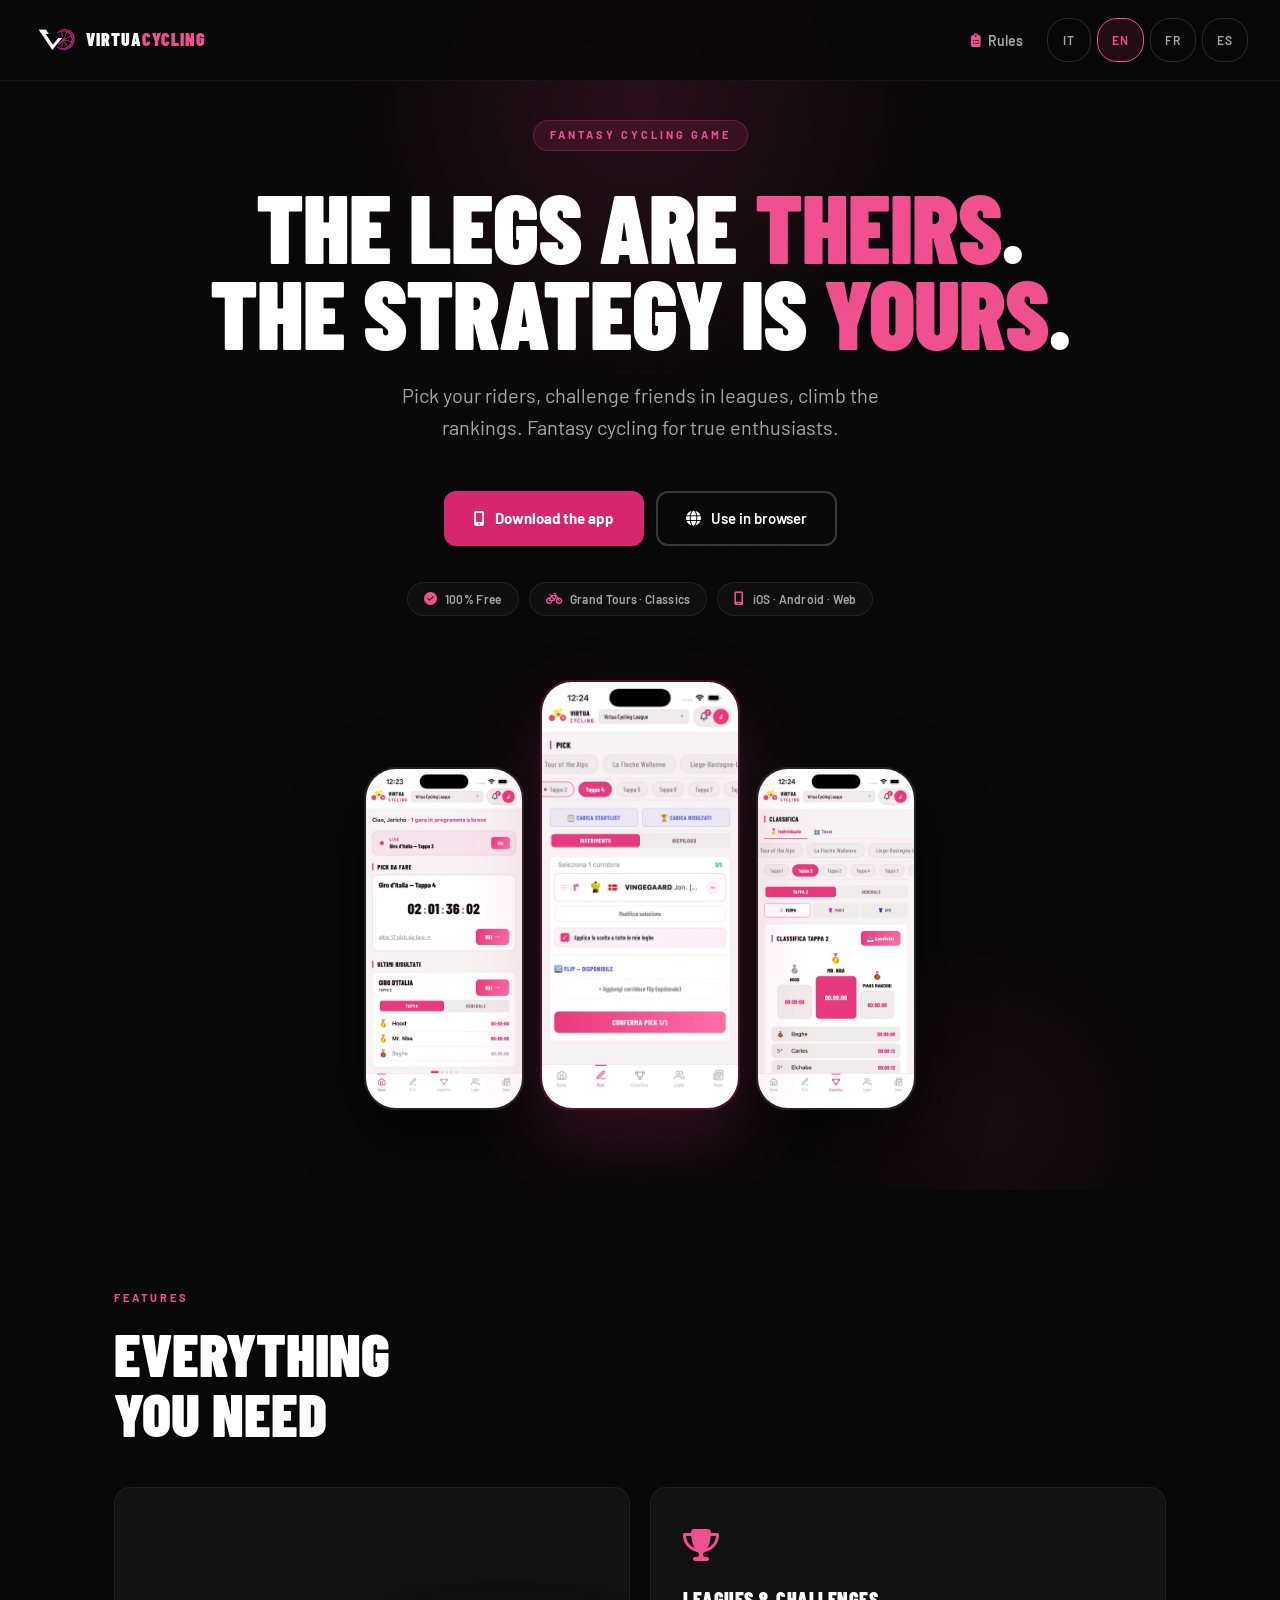
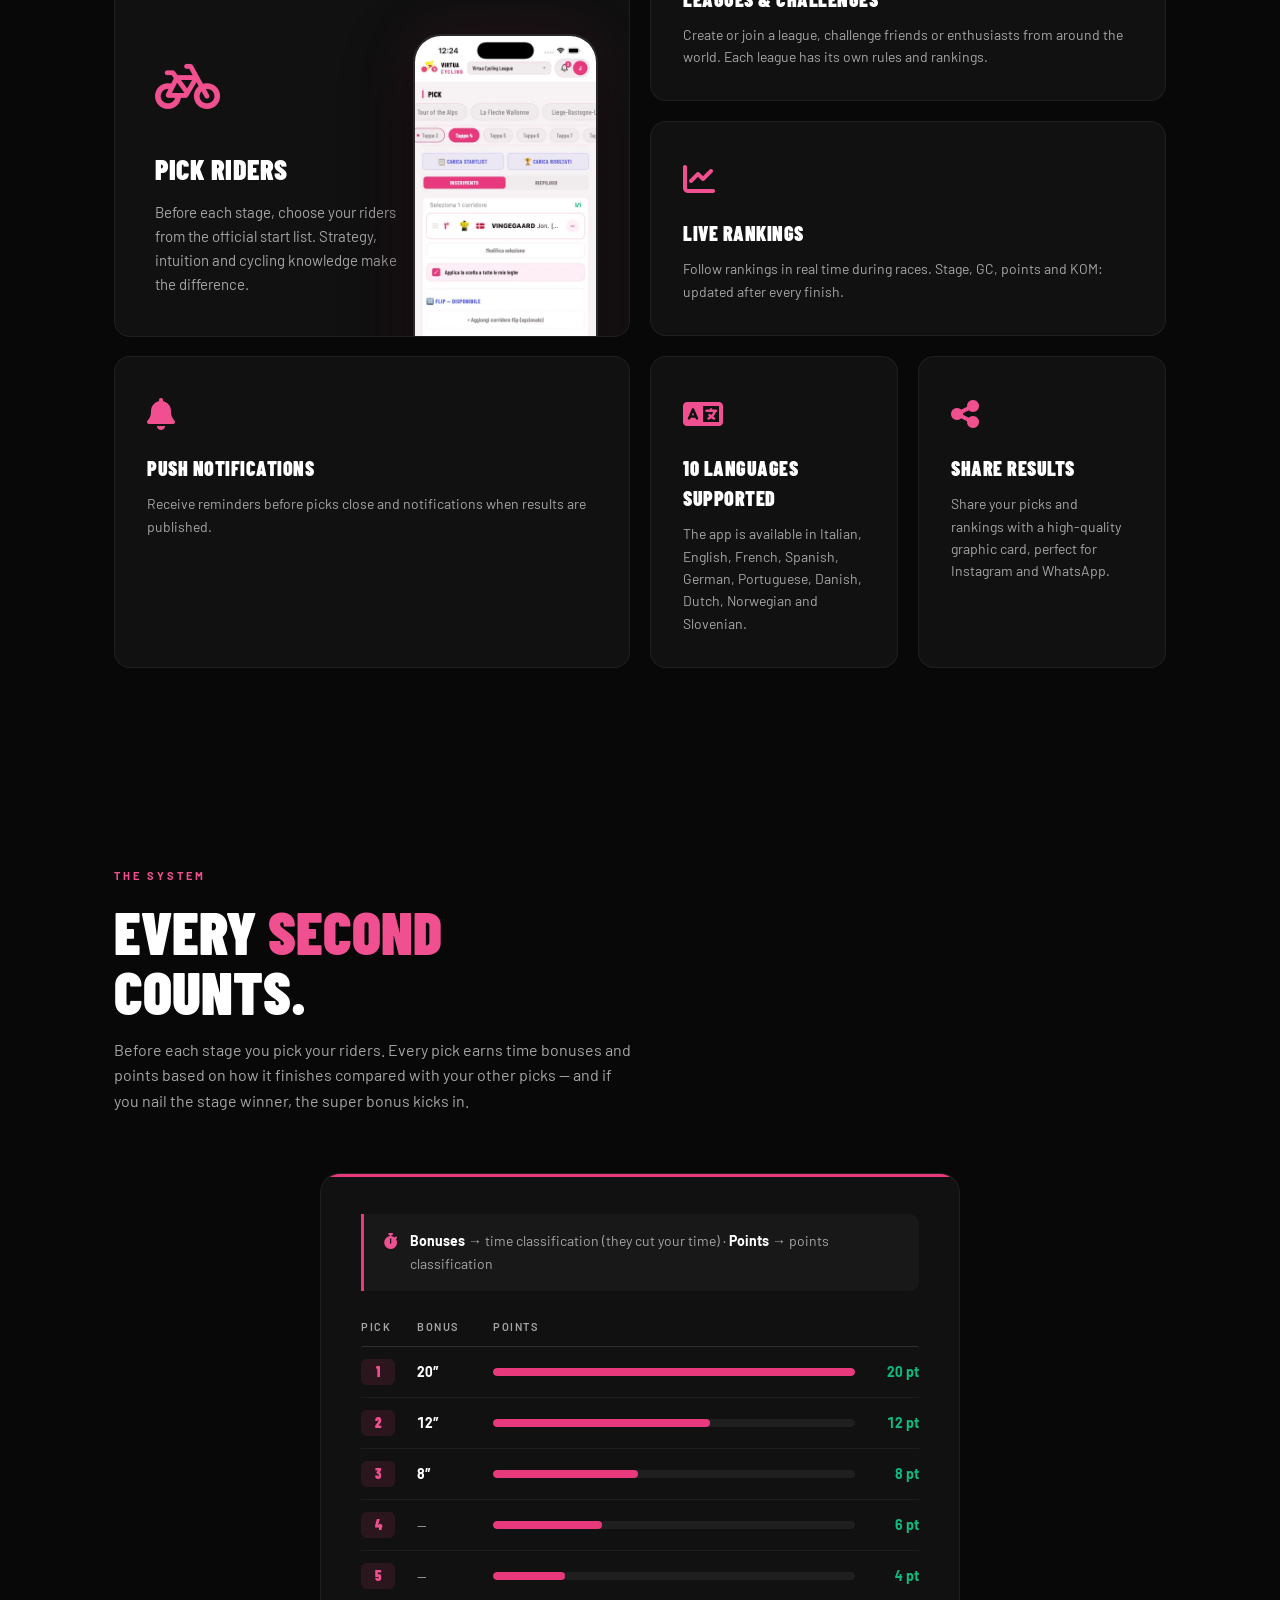
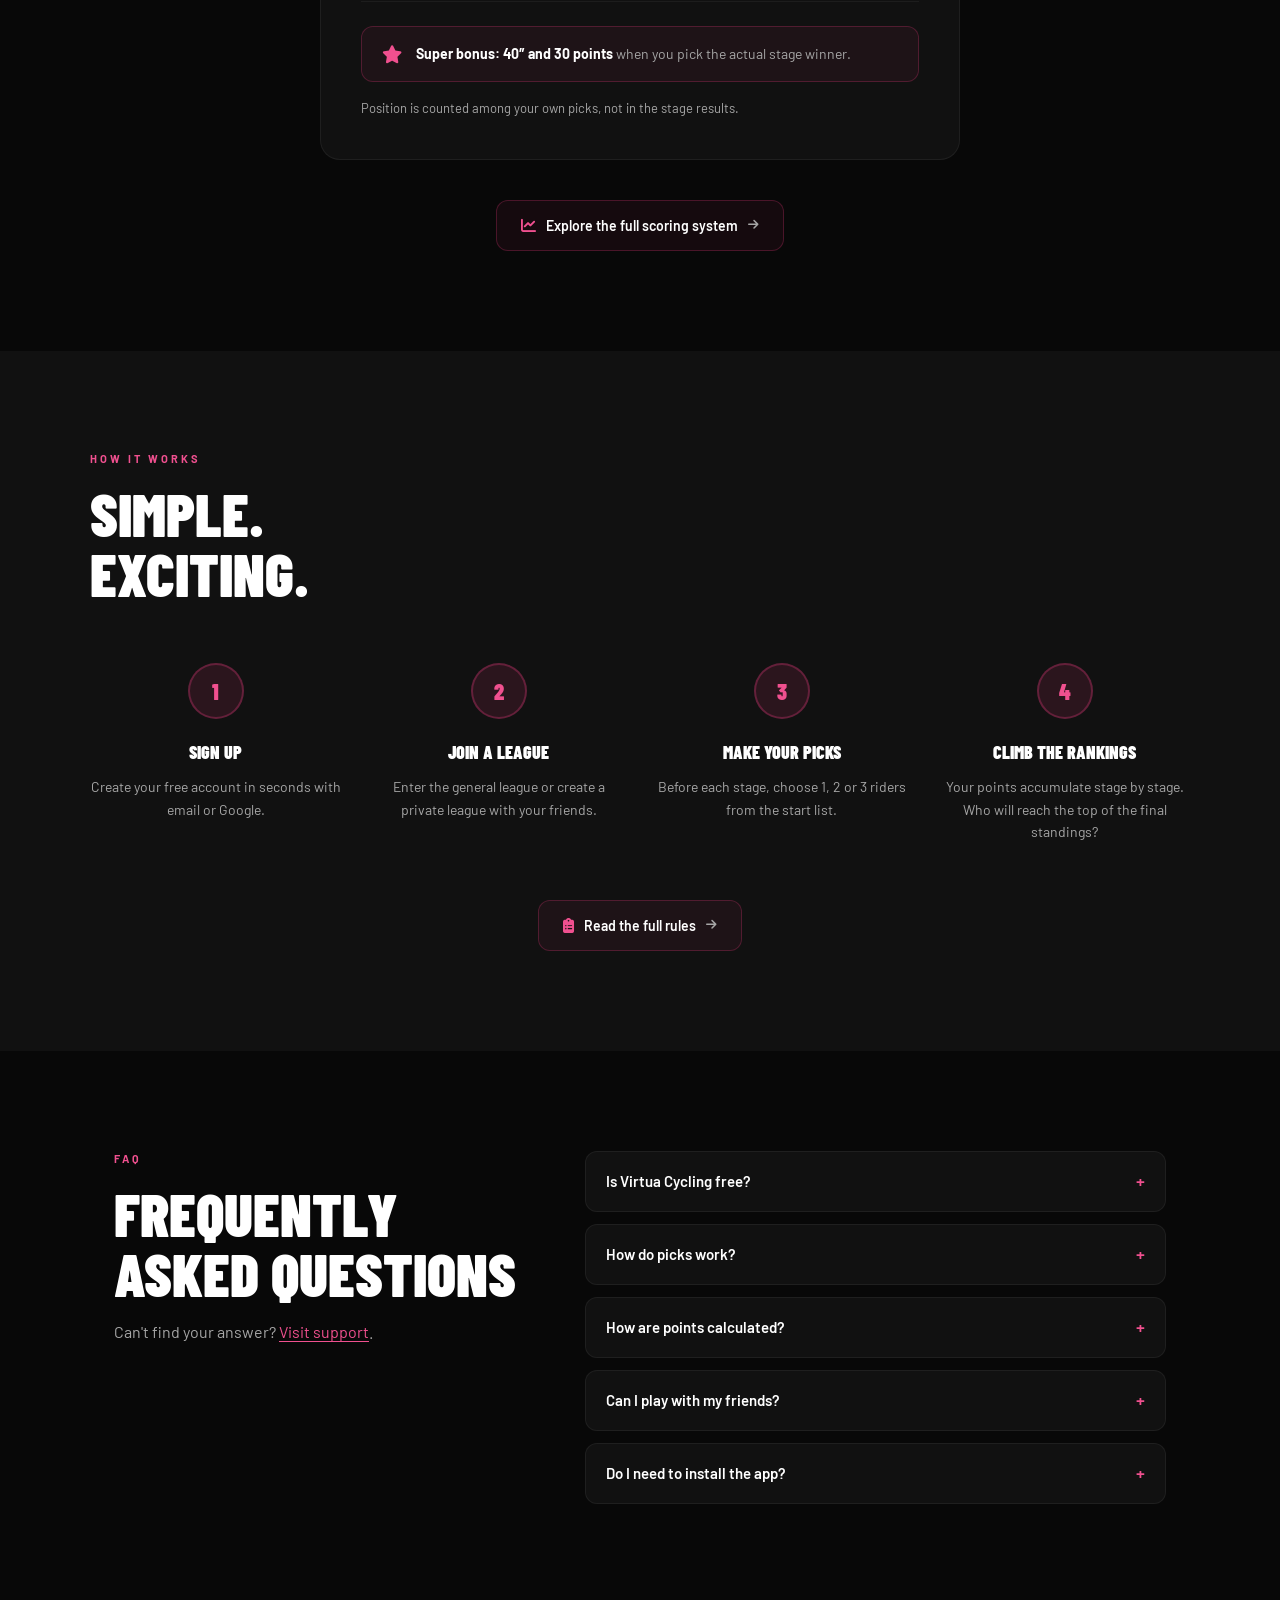
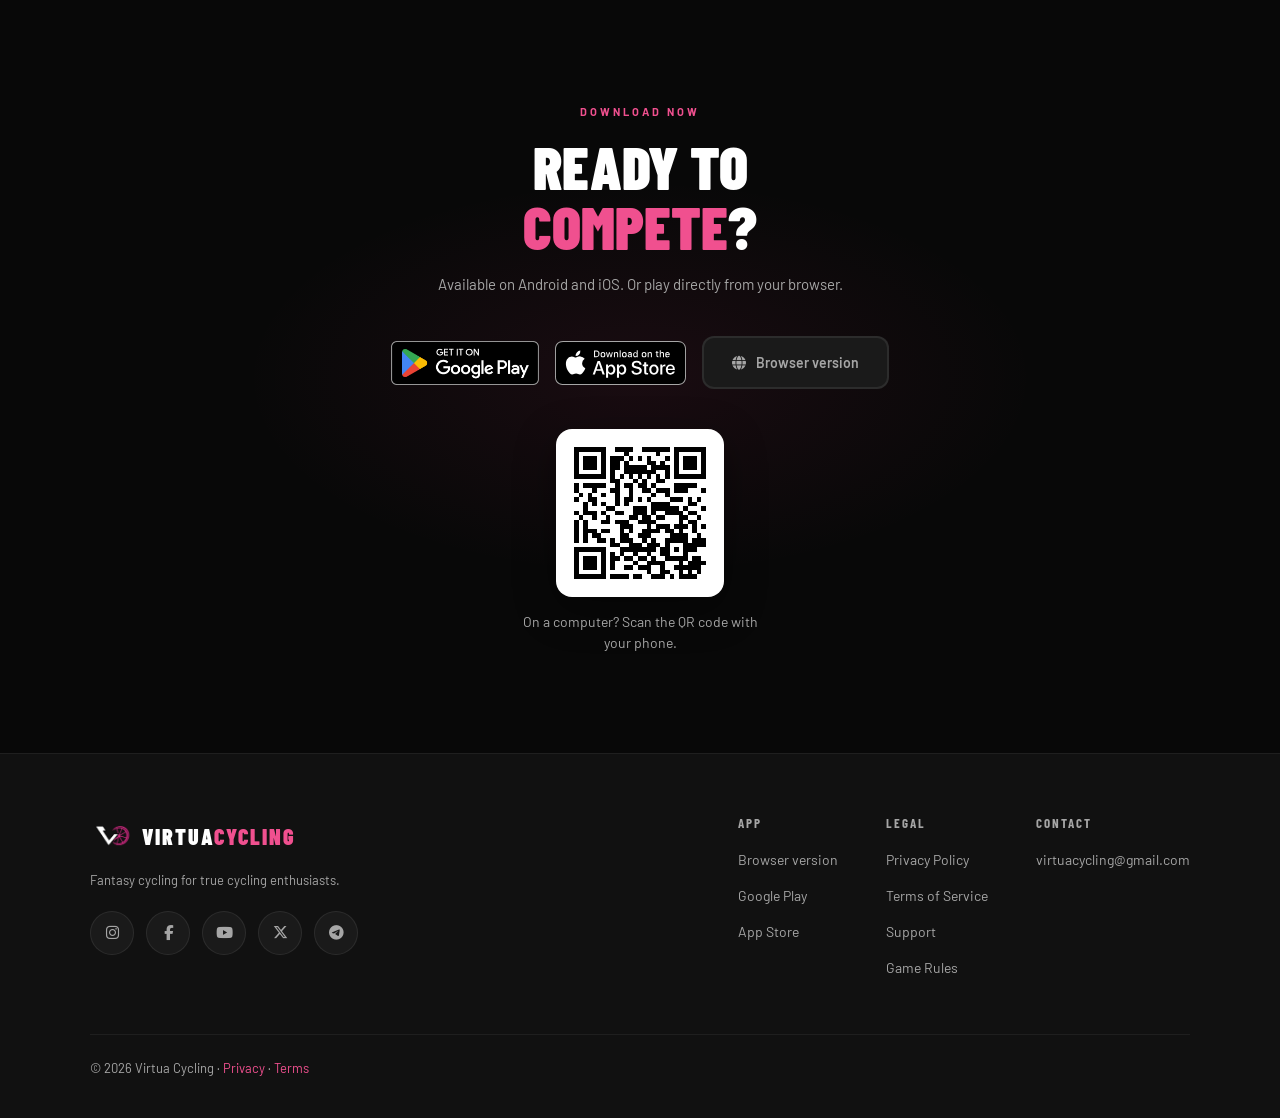
<file: index.html>
<!DOCTYPE html>
<html lang="it">
<head>
<meta charset="UTF-8">
<meta name="viewport" content="width=device-width, initial-scale=1.0">
<title>Virtua Cycling — Fantasy Cycling App</title>
<meta name="description" content="Il fantasy cycling per veri appassionati. Scegli i tuoi corridori per Grandi Giri e classiche, sfida gli amici nelle leghe, scala le classifiche.">
<meta name="theme-color" content="#080808">
<meta name="color-scheme" content="dark">

<meta property="og:type" content="website">
<meta property="og:site_name" content="Virtua Cycling">
<meta property="og:locale" content="it_IT">
<meta property="og:url" content="https://www.virtuacycling.com/">
<meta property="og:title" content="Virtua Cycling — Le gambe sono loro. La testa è tua.">
<meta property="og:description" content="Il fantasy cycling per veri appassionati. Scegli i tuoi corridori, sfida gli amici, scala le classifiche.">
<meta property="og:image" content="https://www.virtuacycling.com/images/og-image.jpg">
<meta property="og:image:width" content="1200">
<meta property="og:image:height" content="630">
<meta property="og:image:alt" content="Virtua Cycling — Fantasy Cycling per Grandi Giri e classiche">

<meta name="twitter:card" content="summary_large_image">
<meta name="twitter:title" content="Virtua Cycling — Le gambe sono loro. La testa è tua.">
<meta name="twitter:description" content="Il fantasy cycling per veri appassionati. Scegli i tuoi corridori, sfida gli amici, scala le classifiche.">
<meta name="twitter:image" content="https://www.virtuacycling.com/images/og-image.jpg">

<link rel="canonical" href="https://www.virtuacycling.com/">
<link rel="icon" type="image/png" href="icon-192.png">
<link rel="apple-touch-icon" href="icon-192.png">

<script type="application/ld+json">
{
  "@context": "https://schema.org",
  "@type": "MobileApplication",
  "name": "Virtua Cycling",
  "url": "https://www.virtuacycling.com/",
  "image": "https://www.virtuacycling.com/icon.png",
  "description": "Il fantasy cycling per veri appassionati. Scegli i tuoi corridori, sfida gli amici, scala le classifiche.",
  "applicationCategory": "SportsApplication",
  "operatingSystem": "iOS, Android",
  "inLanguage": ["it", "en", "fr", "es", "de", "pt", "da", "nl", "no", "sl"],
  "offers": { "@type": "Offer", "price": "0", "priceCurrency": "EUR" }
}
</script>
<script type="application/ld+json">
{
  "@context": "https://schema.org",
  "@type": "Organization",
  "name": "Virtua Cycling",
  "url": "https://www.virtuacycling.com/",
  "logo": "https://www.virtuacycling.com/icon.png",
  "sameAs": [
    "https://www.instagram.com/virtuacycling/",
    "https://www.facebook.com/virtuacycling",
    "https://www.youtube.com/@virtuacycling",
    "https://x.com/VirtuaCycling",
    "https://t.me/virtuacycling",
    "https://play.google.com/store/apps/details?id=com.virtuacycling",
    "https://apps.apple.com/app/virtua-cycling/id6503638356"
  ]
}
</script>

<script type="application/ld+json">
{
  "@context": "https://schema.org",
  "@type": "FAQPage",
  "mainEntity": [
    {
      "@type": "Question",
      "name": "Virtua Cycling è gratis?",
      "acceptedAnswer": {
        "@type": "Answer",
        "text": "Sì. Il servizio è gratuito e non prevede acquisti in-app né premi in denaro."
      }
    },
    {
      "@type": "Question",
      "name": "Come funzionano i pick?",
      "acceptedAnswer": {
        "@type": "Answer",
        "text": "Prima di ogni tappa scegli 1, 2 o 3 corridori dalla start list ufficiale. I pick si chiudono all'orario di partenza della tappa e i punti dipendono dal risultato reale dei corridori scelti."
      }
    },
    {
      "@type": "Question",
      "name": "Come si calcolano i punti?",
      "acceptedAnswer": {
        "@type": "Answer",
        "text": "Ogni pick guadagna abbuoni (classifica a tempi) e punti (classifica a punti) in base alla sua posizione tra i tuoi pick; scegliere il vincitore reale della tappa fa scattare il superabbuono. Tutti i dettagli nel regolamento completo."
      }
    },
    {
      "@type": "Question",
      "name": "Posso giocare con i miei amici?",
      "acceptedAnswer": {
        "@type": "Answer",
        "text": "Sì. Crea una lega privata e invitali con un codice di invito, oppure entra nella lega generale per sfidare tutti gli altri giocatori."
      }
    },
    {
      "@type": "Question",
      "name": "Devo installare l'app?",
      "acceptedAnswer": {
        "@type": "Answer",
        "text": "No, puoi giocare anche dal browser su app.virtuacycling.com. L'app è disponibile per iOS e Android."
      }
    }
  ]
}
</script>

<script>
/* Lingua iniziale prima del primo paint: scelta salvata > lingua del browser > IT */
(function () {
  var d = document.documentElement, L = ['it', 'en', 'fr', 'es'], l
  try { l = localStorage.getItem('vc-lang') } catch (e) {}
  if (L.indexOf(l) < 0) l = (navigator.language || 'it').slice(0, 2)
  if (L.indexOf(l) < 0) l = 'it'
  d.lang = l
  d.classList.add('js')
  var u = navigator.userAgent || ''
  d.setAttribute('data-os', /iPhone|iPad|iPod/.test(u) || (/Macintosh/.test(u) && navigator.maxTouchPoints > 1) ? 'ios' : /Android/.test(u) ? 'android' : 'desktop')
})()
</script>

<link rel="preconnect" href="https://fonts.googleapis.com">
<link rel="preconnect" href="https://fonts.gstatic.com" crossorigin>
<link href="https://fonts.googleapis.com/css2?family=Barlow+Condensed:wght@400;700;900&family=Barlow:wght@400;500;600;700&display=swap" rel="stylesheet">
<link rel="stylesheet" href="https://cdnjs.cloudflare.com/ajax/libs/font-awesome/6.5.0/css/all.min.css">
<link rel="preload" as="image" type="image/webp" imagesrcset="images/screen2-400.webp 400w, images/screen2-800.webp 800w" imagesizes="(max-width: 624px) 32vw, 200px" fetchpriority="high">
<link rel="stylesheet" href="theme.css">
<link rel="stylesheet" href="site.css">
<style>
  /* ── Hero ── */
  .hero {
    min-height: 100vh; min-height: 100svh;
    display: flex; flex-direction: column; align-items: center; justify-content: center;
    text-align: center; padding: 120px 24px 80px; position: relative; overflow: hidden;
  }
  .hero::before {
    content: ''; position: absolute; top: -200px; left: 50%; transform: translateX(-50%);
    width: 600px; height: 600px; pointer-events: none;
    background: radial-gradient(circle, var(--accent-glow) 0%, transparent 70%);
  }
  .hero::after {
    content: ''; position: absolute; bottom: -120px; right: 8%;
    width: 380px; height: 380px; pointer-events: none;
    background: radial-gradient(circle, rgba(var(--accent-rgb), 0.08) 0%, transparent 70%);
  }
  .hero-grain {
    position: absolute; inset: 0; pointer-events: none; opacity: 0.5;
    background-image: radial-gradient(rgba(255, 255, 255, 0.035) 1px, transparent 1px);
    background-size: 3px 3px;
    -webkit-mask-image: radial-gradient(ellipse 60% 50% at 50% 30%, black 0%, transparent 75%);
    mask-image: radial-gradient(ellipse 60% 50% at 50% 30%, black 0%, transparent 75%);
  }
  .hero > * { position: relative; z-index: 1; }
  .hero > .hero-grain { position: absolute; z-index: 0; }
  .hero-tag {
    display: inline-block; background: var(--accent-soft); border: 1px solid var(--accent-line);
    color: var(--accent-text); padding: 6px 16px; border-radius: 20px;
    font-size: 11px; font-weight: 700; letter-spacing: 3px; text-transform: uppercase;
    margin-bottom: 32px; animation: fadeUp 0.6s ease both;
  }
  .hero-title {
    font-family: var(--font-display); font-weight: 900;
    font-size: clamp(46px, 10vw, 96px);
    line-height: 0.9; text-transform: uppercase; letter-spacing: -1px;
    margin-bottom: 24px; animation: fadeUp 0.6s 0.1s ease both;
  }
  .hero-subtitle {
    font-size: clamp(16px, 2.5vw, 20px); color: var(--gray);
    max-width: 520px; line-height: 1.6; margin-bottom: 48px;
    animation: fadeUp 0.6s 0.2s ease both; text-wrap: pretty;
  }
  .hero-btns { display: flex; gap: 12px; flex-wrap: wrap; justify-content: center; animation: fadeUp 0.6s 0.3s ease both; }

  .trust-strip { display: flex; gap: 10px; flex-wrap: wrap; justify-content: center; margin-top: 36px; animation: fadeUp 0.6s 0.35s ease both; }
  .trust-item {
    display: flex; align-items: center; gap: 8px;
    background: rgba(255, 255, 255, 0.03); border: 1px solid rgba(255, 255, 255, 0.08);
    border-radius: 20px; padding: 7px 16px;
    font-size: 12px; font-weight: 600; color: var(--gray); letter-spacing: 0.3px;
  }
  .trust-item i { color: var(--accent-text); font-size: 13px; }

  .hero-screens { margin-top: 64px; position: relative; animation: fadeUp 0.8s 0.4s ease both; }
  .screens-row { display: flex; gap: 16px; align-items: flex-end; justify-content: center; }
  .screen-phone {
    border-radius: 32px; overflow: hidden; border: 2px solid rgba(255, 255, 255, 0.1);
    box-shadow: 0 24px 64px rgba(0, 0, 0, 0.6); transition: transform var(--t-med);
  }
  .screen-phone:hover { transform: translateY(-8px); }
  .screen-phone.side { width: clamp(88px, 24vw, 160px); opacity: 0.85; }
  .screen-phone.main {
    width: clamp(118px, 32vw, 200px); border-color: var(--accent-line);
    box-shadow: 0 32px 80px rgba(var(--accent-rgb), 0.2); will-change: transform;
  }
  .screen-phone picture { display: block; }
  .screen-phone img { width: 100%; height: auto; display: block; }
  .phone-float { animation: floatY 5s ease-in-out infinite; }
  .phone-float:hover { animation-play-state: paused; }

  /* ── Sezioni ── */
  .section { padding: 100px 24px; max-width: var(--container); margin: 0 auto; }

  /* ── Funzionalità (bento) ── */
  .features-grid { display: grid; grid-template-columns: repeat(4, 1fr); grid-auto-rows: minmax(140px, auto); gap: 20px; margin-top: 44px; }
  .feature-card {
    background: var(--dark); border: 1px solid var(--line); border-radius: var(--r-lg);
    padding: 32px; transition: all var(--t-med); position: relative; overflow: hidden; grid-column: span 2;
  }
  .feature-card:nth-child(5), .feature-card:nth-child(6) { grid-column: span 1; }
  .feature-card.big { grid-column: span 2; grid-row: span 2; padding: 40px; display: flex; flex-direction: column; justify-content: flex-end; will-change: transform; }
  .feature-card::before {
    content: ''; position: absolute; top: 0; left: 0; right: 0; height: 3px;
    background: var(--accent); transform: scaleX(0); transform-origin: left; transition: transform var(--t-med);
  }
  .feature-card:hover { border-color: rgba(var(--accent-rgb), 0.2); transform: translateY(-4px); }
  .feature-card:hover::before { transform: scaleX(1); }
  .feature-icon, .feature-title, .feature-text { position: relative; z-index: 1; }
  .feature-icon { font-size: 32px; margin-bottom: 16px; color: var(--accent-text); }
  .feature-card.big .feature-icon { font-size: 52px; margin-bottom: 24px; }
  .feature-title { font-family: var(--font-display); font-weight: 900; font-size: 20px; text-transform: uppercase; letter-spacing: 0.5px; margin-bottom: 10px; }
  .feature-card.big .feature-title { font-size: 28px; }
  .feature-text { color: var(--gray); font-size: 14px; line-height: 1.6; }
  .feature-card.big .feature-text { font-size: 15px; max-width: 58%; }
  .feature-bg-icon {
    display: none; position: absolute; right: -18px; bottom: -28px; font-size: 180px;
    color: rgba(var(--accent-rgb), 0.06); z-index: 0; pointer-events: none;
  }
  .feature-card.big .feature-bg-icon { display: none; }
  .feature-shot {
    display: block; position: absolute; right: 6%; bottom: -96px; width: 36%; max-width: 200px;
    border-radius: 28px; overflow: hidden; border: 2px solid rgba(255, 255, 255, 0.1);
    box-shadow: 0 24px 64px rgba(0, 0, 0, 0.6), 0 0 60px rgba(var(--accent-rgb), 0.12);
    transition: transform var(--t-med); z-index: 1;
  }
  .feature-shot img { display: block; width: 100%; height: auto; }
  .feature-card.big:hover .feature-shot { transform: translateY(-8px); }

  /* ── Il Sistema ── */
  .scoring-demo {
    background: var(--dark); border: 1px solid var(--line); border-radius: var(--r-xl);
    padding: 40px; max-width: 640px; margin: 0 auto; position: relative; overflow: hidden;
  }
  .scoring-demo::before { content: ''; position: absolute; top: 0; left: 0; right: 0; height: 3px; background: var(--accent); }
  .scoring-formula {
    display: flex; align-items: flex-start; gap: 12px;
    background: rgba(255, 255, 255, 0.03); border-left: 3px solid var(--accent);
    border-radius: 0 10px 10px 0; padding: 16px 20px; margin-bottom: 28px;
    font-size: 14px; color: var(--gray); line-height: 1.6;
  }
  .scoring-formula i { color: var(--accent-text); font-size: 16px; flex-shrink: 0; margin-top: 3px; }
  .scoring-formula strong { color: var(--white); }
  .scoring-table { width: 100%; border-collapse: collapse; }
  .scoring-table th, .scoring-table td {
    background: none; padding: 12px 0; text-align: left; letter-spacing: 0;
    border-top: 0; border-bottom: 1px solid rgba(255, 255, 255, 0.05); font-size: 14px;
  }
  .scoring-table thead th {
    font-family: var(--font-body); font-weight: 600; font-size: 11px; letter-spacing: 1.5px;
    text-transform: uppercase; color: var(--gray); padding: 0 0 10px; border-bottom-color: var(--line-strong);
  }
  .scoring-table tr:hover td { background: none; }
  .scoring-table .c-pos { width: 56px; }
  .scoring-table .c-time { width: 76px; }
  .scoring-slot {
    display: inline-flex; align-items: center; justify-content: center; width: 34px; height: 26px;
    font-family: var(--font-display); font-weight: 900; font-size: 14px;
    color: var(--accent-text); background: var(--accent-soft); border-radius: 6px;
  }
  .scoring-time { font-weight: 700; color: var(--white); font-variant-numeric: tabular-nums; white-space: nowrap; }
  .scoring-time.none { color: var(--gray); font-weight: 400; }
  .pts-wrap { display: flex; align-items: center; gap: 12px; }
  .pts-bar { flex: 1; min-width: 40px; height: 8px; border-radius: 6px; background: rgba(255, 255, 255, 0.06); overflow: hidden; }
  .pts-bar i { display: block; height: 100%; width: var(--w); background: var(--accent); border-radius: 6px; transform-origin: left; }
  .pts-val { min-width: 52px; text-align: right; font-weight: 700; color: var(--success); font-variant-numeric: tabular-nums; white-space: nowrap; }
  .scoring-super {
    display: flex; gap: 14px; align-items: flex-start; margin-top: 24px;
    background: var(--accent-faint); border: 1px solid rgba(var(--accent-rgb), 0.25);
    border-radius: var(--r-md); padding: 16px 20px; color: var(--gray); font-size: 14px; line-height: 1.6;
  }
  .scoring-super > i { color: var(--accent-text); font-size: 18px; margin-top: 3px; flex-shrink: 0; }
  .scoring-super strong { color: var(--white); }
  .scoring-note { color: var(--gray); font-size: 13px; line-height: 1.6; margin-top: 16px; }

  .rules-cta {
    display: inline-flex; align-items: center; gap: 10px; min-height: 48px;
    margin-top: 56px; padding: 14px 24px; background: var(--accent-faint);
    border: 1px solid rgba(var(--accent-rgb), 0.25); border-radius: var(--r-md);
    text-decoration: none; color: var(--white); font-size: 14px; font-weight: 600; transition: all var(--t-fast);
  }
  .rules-cta:hover { border-color: rgba(var(--accent-rgb), 0.5); background: var(--accent-soft); }
  .rules-cta i:first-child { color: var(--accent-text); font-size: 15px; }
  .rules-cta i:last-child { color: var(--gray); font-size: 12px; transition: transform var(--t-fast); }
  .rules-cta:hover i:last-child { transform: translateX(4px); color: var(--accent-text); }
  .cta-row { text-align: center; }
  .cta-row.tight .rules-cta { margin-top: 40px; }

  /* ── Come funziona ── */
  .howto { background: var(--dark); padding: 100px 24px; }
  .howto-inner { max-width: var(--container); margin: 0 auto; }
  .steps { list-style: none; display: grid; grid-template-columns: repeat(auto-fit, minmax(220px, 1fr)); gap: 32px; margin-top: 60px; }
  .step { text-align: center; }
  .step-num {
    width: 56px; height: 56px; border-radius: 50%; background: var(--accent-soft); border: 2px solid var(--accent-line);
    color: var(--accent-text); font-family: var(--font-display); font-weight: 900; font-size: 22px;
    display: flex; align-items: center; justify-content: center; margin: 0 auto 20px;
  }
  .step-title { font-family: var(--font-display); font-weight: 900; font-size: 18px; text-transform: uppercase; margin-bottom: 10px; }
  .step-text { color: var(--gray); font-size: 14px; line-height: 1.6; }

  /* ── Download ── */
  .download { padding: 100px 24px; text-align: center; position: relative; overflow: hidden; }
  .download::before {
    content: ''; position: absolute; top: 50%; left: 50%; transform: translate(-50%, -50%);
    width: 800px; height: 400px; pointer-events: none;
    background: radial-gradient(ellipse, rgba(var(--accent-rgb), 0.08) 0%, transparent 70%);
  }
  .download-inner { max-width: 600px; margin: 0 auto; position: relative; }
  .download-lead { color: var(--gray); font-size: 15px; line-height: 1.6; margin-top: 16px; }
  .store-btns { display: flex; gap: 16px; justify-content: center; flex-wrap: wrap; margin-top: 40px; }
  .store-btns { align-items: center; }
  .store-badge { display: inline-flex; align-items: center; justify-content: center; border-radius: 8px; transition: transform var(--t-fast); }
  .store-badge:hover { transform: translateY(-2px); }
  .store-badge img { display: block; height: 44px; width: auto; }
  html[data-os="ios"] .store-badge.is-apple, html[data-os="android"] .store-badge.is-google { order: -1; }
  .store-qr { display: flex; flex-direction: column; align-items: center; gap: 14px; margin-top: 40px; }
  .qr-box { background: #fff; padding: 18px; border-radius: var(--r-lg); box-shadow: 0 12px 40px rgba(0, 0, 0, 0.4); }
  .qr-box img { display: block; width: 132px; height: 132px; }
  .qr-text { color: var(--gray); font-size: 14px; max-width: 260px; line-height: 1.5; }
  html[data-os="ios"] .store-qr, html[data-os="android"] .store-qr { display: none; }

  /* ── FAQ ── */
  .faq-layout { display: grid; grid-template-columns: minmax(0, 5fr) minmax(0, 7fr); gap: 56px; align-items: start; }
  .faq-head .section-sub { margin-bottom: 0; }
  .faq-head .section-sub a { color: var(--accent-text); text-underline-offset: 3px; }

  /* ── Animazioni ── */
  @keyframes fadeUp { from { opacity: 0; transform: translateY(24px); } to { opacity: 1; transform: translateY(0); } }
  @keyframes floatY { 0%, 100% { transform: translateY(0); } 50% { transform: translateY(-10px); } }
  @keyframes revealUp { from { opacity: 0; transform: translateY(20px); } to { opacity: 1; transform: none; } }
  @keyframes growX { from { transform: scaleX(0); } to { transform: scaleX(1); } }

  /* reveal: animazione (non transition) così hover e stagger non si disturbano */
  html.js .reveal { opacity: 0; }
  html.js .reveal.in-view { opacity: 1; animation: revealUp 0.5s var(--ease) backwards; }
  .features-grid .reveal:nth-child(2) { animation-delay: 0.06s; }
  .features-grid .reveal:nth-child(3) { animation-delay: 0.12s; }
  .features-grid .reveal:nth-child(4) { animation-delay: 0.18s; }
  .features-grid .reveal:nth-child(5) { animation-delay: 0.24s; }
  .features-grid .reveal:nth-child(6) { animation-delay: 0.3s; }
  .steps .reveal:nth-child(2) { animation-delay: 0.06s; }
  .steps .reveal:nth-child(3) { animation-delay: 0.12s; }
  .steps .reveal:nth-child(4) { animation-delay: 0.18s; }
  .screens-row .reveal:nth-child(3) { animation-delay: 0.12s; }
  html.js .scoring-demo.in-view .pts-bar i { animation: growX 0.8s 0.25s var(--ease) backwards; }
  html.js .scoring-demo.in-view tbody tr:nth-child(2) .pts-bar i { animation-delay: 0.32s; }
  html.js .scoring-demo.in-view tbody tr:nth-child(3) .pts-bar i { animation-delay: 0.39s; }
  html.js .scoring-demo.in-view tbody tr:nth-child(4) .pts-bar i { animation-delay: 0.46s; }
  html.js .scoring-demo.in-view tbody tr:nth-child(5) .pts-bar i { animation-delay: 0.53s; }

  /* ── Responsive ── */
  @media (max-width: 1000px) {
    .feature-shot { display: none; }
    .feature-card.big .feature-bg-icon { display: block; }
    .feature-card.big .feature-text { max-width: 340px; }
    .features-grid { grid-template-columns: repeat(2, 1fr); }
    .feature-card.big { grid-row: span 1; }
    .feature-card:nth-child(5), .feature-card:nth-child(6) { grid-column: span 1; }
  }
  @media (max-width: 768px) {
    .hero { padding: 100px 20px 60px; }
    .hero-btns { flex-direction: column; align-items: stretch; width: 100%; max-width: 340px; }
    .screens-row { gap: 8px; }
    .scoring-demo { padding: 28px 20px; }
    .section, .howto, .download { padding-top: 72px; padding-bottom: 72px; }
    .store-btns { flex-direction: column; align-items: stretch; max-width: 340px; margin-left: auto; margin-right: auto; }
    .store-qr { display: none; }
  }
  @media (max-width: 900px) {
    .faq-layout { grid-template-columns: 1fr; gap: 32px; }
  }
  @media (max-width: 640px) {
    .features-grid { grid-template-columns: 1fr; }
    .feature-card, .feature-card.big, .feature-card:nth-child(5), .feature-card:nth-child(6) { grid-column: span 1; grid-row: span 1; padding: 28px; }
  }
</style>
</head>
<body class="has-sticky">
<a href="#main" class="skip-link">
  <span data-lang="it">Vai al contenuto</span><span data-lang="en">Skip to content</span><span data-lang="fr">Aller au contenu</span><span data-lang="es">Saltar al contenido</span>
</a>

<nav class="site-nav is-fixed" aria-label="Principale">
  <a href="#" class="nav-logo">
    <img src="icon-192.png" width="48" height="48" alt="">
    <span class="nav-logo-text">Virtua<wbr><span>Cycling</span></span>
  </a>
  <div class="nav-links">
    <a href="#download" class="btn-primary nav-cta" data-store-cta data-ios="https://apps.apple.com/app/virtua-cycling/id6503638356" data-android="https://play.google.com/store/apps/details?id=com.virtuacycling" data-show-after=".hero-btns" data-hide-on="#download">
      <i class="fa-solid fa-mobile-screen-button" aria-hidden="true"></i><span data-lang="it">Scarica l'app</span><span data-lang="en">Download the app</span><span data-lang="fr">Télécharger l'app</span><span data-lang="es">Descargar la app</span>
    </a>
    <a href="rules.html" class="nav-rules">
      <i class="fa-solid fa-clipboard-list" aria-hidden="true"></i>
      <span data-lang="it">Regolamento</span><span data-lang="en">Rules</span><span data-lang="fr">Règlement</span><span data-lang="es">Reglamento</span>
    </a>
    <div class="nav-lang" role="group" aria-label="Lingua / Language">
      <button type="button" class="lang-btn active" data-set-lang="it" aria-pressed="true" lang="it" aria-label="Italiano">IT</button>
      <button type="button" class="lang-btn" data-set-lang="en" aria-pressed="false" lang="en" aria-label="English">EN</button>
      <button type="button" class="lang-btn" data-set-lang="fr" aria-pressed="false" lang="fr" aria-label="Français">FR</button>
      <button type="button" class="lang-btn" data-set-lang="es" aria-pressed="false" lang="es" aria-label="Español">ES</button>
    </div>
  </div>
</nav>

<main id="main">
<section class="hero">
  <div class="hero-tag">
    <span data-lang="it">Fantasy Cycling</span>
    <span data-lang="en">Fantasy Cycling Game</span>
    <span data-lang="fr">Jeu de Fantasy Cyclisme</span>
    <span data-lang="es">Juego de Fantasy Ciclismo</span>
  </div>

  <h1 class="hero-title">
    <span data-lang="it">Le gambe sono <span class="hl">loro</span>.<br>La testa è <span class="hl">tua</span>.</span>
    <span data-lang="en">The legs are <span class="hl">theirs</span>.<br>The strategy is <span class="hl">yours</span>.</span>
    <span data-lang="fr">Les jambes, c'est <span class="hl">eux</span>.<br>La tactique, c'est <span class="hl">vous</span>.</span>
    <span data-lang="es">Las piernas son <span class="hl">suyas</span>.<br>La táctica es <span class="hl">tuya</span>.</span>
  </h1>

  <p class="hero-subtitle">
    <span data-lang="it">Scegli i tuoi corridori, sfida gli amici nelle leghe, scala le classifiche. Il fantasy cycling per veri appassionati.</span>
    <span data-lang="en">Pick your riders, challenge friends in leagues, climb the rankings. Fantasy cycling for true enthusiasts.</span>
    <span data-lang="fr">Choisissez vos coureurs, défiez vos amis en ligue, grimpez les classements. Le fantasy cyclisme pour les vrais passionnés.</span>
    <span data-lang="es">Elige tus corredores, desafía a tus amigos en ligas, escala las clasificaciones. El fantasy ciclismo para verdaderos aficionados.</span>
  </p>

  <div class="hero-btns">
    <a href="#download" class="btn-primary">
      <i class="fa-solid fa-mobile-screen-button" aria-hidden="true"></i>
      <span data-lang="it">Scarica l'app</span><span data-lang="en">Download the app</span><span data-lang="fr">Télécharger l'app</span><span data-lang="es">Descargar la app</span>
    </a>
    <a href="https://app.virtuacycling.com" class="btn-secondary" target="_blank" rel="noopener">
      <i class="fa-solid fa-globe" aria-hidden="true"></i>
      <span data-lang="it">Usa dal browser</span><span data-lang="en">Use in browser</span><span data-lang="fr">Utiliser dans le navigateur</span><span data-lang="es">Usar en el navegador</span>
    </a>
  </div>

  <div class="trust-strip">
    <div class="trust-item"><i class="fa-solid fa-circle-check" aria-hidden="true"></i>
      <span data-lang="it">100% Gratuito</span><span data-lang="en">100% Free</span><span data-lang="fr">100 % Gratuit</span><span data-lang="es">100% Gratis</span></div>
    <div class="trust-item"><i class="fa-solid fa-bicycle" aria-hidden="true"></i>
      <span data-lang="it">Grandi Giri · Classiche</span><span data-lang="en">Grand Tours · Classics</span><span data-lang="fr">Grands Tours · Classiques</span><span data-lang="es">Grandes Vueltas · Clásicas</span></div>
    <div class="trust-item"><i class="fa-solid fa-mobile-screen" aria-hidden="true"></i>iOS · Android · Web</div>
  </div>

  <div class="hero-screens">
    <div class="screens-row">
      <div class="screen-phone side reveal">
        <picture><source type="image/webp" srcset="images/screen1-400.webp 400w, images/screen1-800.webp 800w" sizes="(max-width: 666px) 24vw, 160px"><img src="images/screen1.png" width="1206" height="2622" decoding="async" data-alt="a1" alt="Home Virtua Cycling"></picture>
      </div>
      <div class="phone-float">
        <div class="screen-phone main reveal" data-tilt>
          <picture><source type="image/webp" srcset="images/screen2-400.webp 400w, images/screen2-800.webp 800w" sizes="(max-width: 624px) 32vw, 200px"><img src="images/screen2.png" width="1206" height="2622" decoding="async" fetchpriority="high" data-alt="a2" alt="Pick corridori"></picture>
        </div>
      </div>
      <div class="screen-phone side reveal">
        <picture><source type="image/webp" srcset="images/screen3-400.webp 400w, images/screen3-800.webp 800w" sizes="(max-width: 666px) 24vw, 160px"><img src="images/screen3.png" width="1206" height="2622" decoding="async" data-alt="a3" alt="Classifica"></picture>
      </div>
    </div>
  </div>
  <div class="hero-grain" aria-hidden="true"></div>
</section>

<section class="section" id="features" aria-labelledby="features-title">
  <div class="section-tag">
    <span data-lang="it">Funzionalità</span><span data-lang="en">Features</span><span data-lang="fr">Fonctionnalités</span><span data-lang="es">Funcionalidades</span>
  </div>
  <h2 class="section-title" id="features-title">
    <span data-lang="it">Tutto quello<br>che ti serve</span>
    <span data-lang="en">Everything<br>you need</span>
    <span data-lang="fr">Tout ce dont<br>vous avez besoin</span>
    <span data-lang="es">Todo lo que<br>necesitas</span>
  </h2>
  <div class="features-grid">
    <article class="feature-card big reveal" data-tilt>
      <div class="feature-icon"><i class="fa-solid fa-bicycle" aria-hidden="true"></i></div>
      <h3 class="feature-title" data-key="f1-title">Pick Corridori</h3>
      <p class="feature-text" data-key="f1-text">Prima di ogni tappa scegli i tuoi corridori dalla start list ufficiale. Strategia, intuizione e conoscenza del ciclismo fanno la differenza.</p>
      <i class="fa-solid fa-bicycle feature-bg-icon" aria-hidden="true"></i>
      <picture class="feature-shot" aria-hidden="true"><source type="image/webp" srcset="images/screen2-400.webp 400w, images/screen2-800.webp 800w" sizes="200px"><img src="images/screen2.png" width="1206" height="2622" alt="" loading="lazy" decoding="async"></picture>
    </article>
    <article class="feature-card reveal">
      <div class="feature-icon"><i class="fa-solid fa-trophy" aria-hidden="true"></i></div>
      <h3 class="feature-title" data-key="f2-title">Leghe &amp; Sfide</h3>
      <p class="feature-text" data-key="f2-text">Crea o unisciti a una lega, sfida amici o appassionati di tutto il mondo. Ogni lega ha le sue regole e classifiche.</p>
    </article>
    <article class="feature-card reveal">
      <div class="feature-icon"><i class="fa-solid fa-chart-line" aria-hidden="true"></i></div>
      <h3 class="feature-title" data-key="f3-title">Classifiche Live</h3>
      <p class="feature-text" data-key="f3-text">Segui le classifiche in tempo reale durante le gare. Tappa, generale, punti e GPM: tutto aggiornato dopo ogni arrivo.</p>
    </article>
    <article class="feature-card reveal">
      <div class="feature-icon"><i class="fa-solid fa-bell" aria-hidden="true"></i></div>
      <h3 class="feature-title" data-key="f4-title">Notifiche Push</h3>
      <p class="feature-text" data-key="f4-text">Ricevi promemoria prima della chiusura dei pick e notifiche quando vengono pubblicati i risultati.</p>
    </article>
    <article class="feature-card reveal">
      <div class="feature-icon"><i class="fa-solid fa-language" aria-hidden="true"></i></div>
      <h3 class="feature-title" data-key="f5-title">10 Lingue Supportate</h3>
      <p class="feature-text" data-key="f5-text">L'app è disponibile in italiano, inglese, francese, spagnolo, tedesco, portoghese, danese, olandese, norvegese e sloveno.</p>
    </article>
    <article class="feature-card reveal">
      <div class="feature-icon"><i class="fa-solid fa-share-nodes" aria-hidden="true"></i></div>
      <h3 class="feature-title" data-key="f6-title">Condividi i Risultati</h3>
      <p class="feature-text" data-key="f6-text">Condividi le tue pick e le classifiche con una card grafica di qualità, perfetta per Instagram e WhatsApp.</p>
    </article>
  </div>
</section>

<section class="section" id="scoring" aria-labelledby="scoring-title">
  <div class="section-tag">
    <span data-lang="it">Il Sistema</span><span data-lang="en">The System</span><span data-lang="fr">Le Système</span><span data-lang="es">El Sistema</span>
  </div>
  <h2 class="section-title" id="scoring-title">
    <span data-lang="it">Ogni <span class="hl">secondo</span><br>conta.</span>
    <span data-lang="en">Every <span class="hl">second</span><br>counts.</span>
    <span data-lang="fr">Chaque <span class="hl">seconde</span><br>compte.</span>
    <span data-lang="es">Cada <span class="hl">segundo</span><br>cuenta.</span>
  </h2>
  <p class="section-sub">
    <span data-lang="it">Prima di ogni tappa scegli i tuoi corridori. Ogni pick guadagna abbuoni e punti in base a come arriva rispetto agli altri tuoi pick — e se centri il vincitore della tappa, scatta il superabbuono.</span>
    <span data-lang="en">Before each stage you pick your riders. Every pick earns time bonuses and points based on how it finishes compared with your other picks — and if you nail the stage winner, the super bonus kicks in.</span>
    <span data-lang="fr">Avant chaque étape, vous choisissez vos coureurs. Chaque pick rapporte des bonifications et des points selon son arrivée par rapport à vos autres picks — et si vous trouvez le vainqueur de l'étape, la super-bonification s'active.</span>
    <span data-lang="es">Antes de cada etapa eliges a tus corredores. Cada pick suma bonificaciones y puntos según cómo llega respecto a tus otros picks — y si aciertas al ganador de la etapa, se activa la super-bonificación.</span>
  </p>

  <div class="scoring-demo reveal">
    <div class="scoring-formula">
      <i class="fa-solid fa-stopwatch" aria-hidden="true"></i>
      <div>
        <span data-lang="it"><strong>Abbuoni</strong> → classifica a tempi (riducono il tuo tempo) · <strong>Punti</strong> → classifica a punti</span>
        <span data-lang="en"><strong>Bonuses</strong> → time classification (they cut your time) · <strong>Points</strong> → points classification</span>
        <span data-lang="fr"><strong>Bonifications</strong> → classement au temps (elles réduisent votre temps) · <strong>Points</strong> → classement par points</span>
        <span data-lang="es"><strong>Bonificaciones</strong> → clasificación por tiempo (reducen tu tiempo) · <strong>Puntos</strong> → clasificación por puntos</span>
      </div>
    </div>

    <table class="scoring-table">
      <caption class="sr-only">
        <span data-lang="it">Abbuoni e punti in base alla posizione tra i tuoi pick</span><span data-lang="en">Time bonuses and points by position among your picks</span><span data-lang="fr">Bonifications et points selon la position parmi vos picks</span><span data-lang="es">Bonificaciones y puntos según la posición entre tus picks</span>
      </caption>
      <thead>
        <tr>
          <th scope="col" class="c-pos" data-key="sc-h1">Pick</th>
          <th scope="col" class="c-time" data-key="sc-h2">Abbuono</th>
          <th scope="col" data-key="sc-h3">Punti</th>
        </tr>
      </thead>
      <tbody>
        <tr><th scope="row"><span class="scoring-slot">1</span></th><td class="scoring-time">20″</td><td><div class="pts-wrap"><span class="pts-bar" aria-hidden="true"><i style="--w:100%"></i></span><span class="pts-val">20 pt</span></div></td></tr>
        <tr><th scope="row"><span class="scoring-slot">2</span></th><td class="scoring-time">12″</td><td><div class="pts-wrap"><span class="pts-bar" aria-hidden="true"><i style="--w:60%"></i></span><span class="pts-val">12 pt</span></div></td></tr>
        <tr><th scope="row"><span class="scoring-slot">3</span></th><td class="scoring-time">8″</td><td><div class="pts-wrap"><span class="pts-bar" aria-hidden="true"><i style="--w:40%"></i></span><span class="pts-val">8 pt</span></div></td></tr>
        <tr><th scope="row"><span class="scoring-slot">4</span></th><td class="scoring-time none">—</td><td><div class="pts-wrap"><span class="pts-bar" aria-hidden="true"><i style="--w:30%"></i></span><span class="pts-val">6 pt</span></div></td></tr>
        <tr><th scope="row"><span class="scoring-slot">5</span></th><td class="scoring-time none">—</td><td><div class="pts-wrap"><span class="pts-bar" aria-hidden="true"><i style="--w:20%"></i></span><span class="pts-val">4 pt</span></div></td></tr>
      </tbody>
    </table>

    <div class="scoring-super">
      <i class="fa-solid fa-star" aria-hidden="true"></i>
      <div>
        <span data-lang="it"><strong>Superabbuono: 40″ e 30 punti</strong> quando scegli l'effettivo vincitore della tappa.</span>
        <span data-lang="en"><strong>Super bonus: 40″ and 30 points</strong> when you pick the actual stage winner.</span>
        <span data-lang="fr"><strong>Super-bonification : 40″ et 30 points</strong> quand vous choisissez le vainqueur réel de l'étape.</span>
        <span data-lang="es"><strong>Super-bonificación: 40″ y 30 puntos</strong> cuando eliges al ganador real de la etapa.</span>
      </div>
    </div>
    <p class="scoring-note">
      <span data-lang="it">La posizione si calcola tra i tuoi pick, non nella classifica di tappa.</span>
      <span data-lang="en">Position is counted among your own picks, not in the stage results.</span>
      <span data-lang="fr">La position se calcule parmi vos picks, pas dans le classement de l'étape.</span>
      <span data-lang="es">La posición se calcula entre tus picks, no en la clasificación de la etapa.</span>
    </p>
  </div>

  <div class="cta-row tight">
    <a href="rules.html#giri" class="rules-cta reveal">
      <i class="fa-solid fa-chart-line" aria-hidden="true"></i>
      <span data-lang="it">Scopri tutto il sistema di punteggio</span><span data-lang="en">Explore the full scoring system</span><span data-lang="fr">Découvrez tout le système de points</span><span data-lang="es">Descubre todo el sistema de puntuación</span>
      <i class="fa-solid fa-arrow-right" aria-hidden="true"></i>
    </a>
  </div>
</section>

<div class="howto" id="how">
  <div class="howto-inner">
    <div class="section-tag">
      <span data-lang="it">Come funziona</span><span data-lang="en">How it works</span><span data-lang="fr">Comment ça marche</span><span data-lang="es">Cómo funciona</span>
    </div>
    <h2 class="section-title">
      <span data-lang="it">Semplice.<br>Appassionante.</span>
      <span data-lang="en">Simple.<br>Exciting.</span>
      <span data-lang="fr">Simple.<br>Passionnant.</span>
      <span data-lang="es">Simple.<br>Apasionante.</span>
    </h2>
    <ol class="steps">
      <li class="step reveal"><div class="step-num" aria-hidden="true">1</div><h3 class="step-title" data-key="s1-title">Registrati</h3><p class="step-text" data-key="s1-text">Crea il tuo account gratuito in pochi secondi con email o Google.</p></li>
      <li class="step reveal"><div class="step-num" aria-hidden="true">2</div><h3 class="step-title" data-key="s2-title">Unisciti a una Lega</h3><p class="step-text" data-key="s2-text">Entra nella lega generale o crea una lega privata con i tuoi amici.</p></li>
      <li class="step reveal"><div class="step-num" aria-hidden="true">3</div><h3 class="step-title" data-key="s3-title">Fai i tuoi Pick</h3><p class="step-text" data-key="s3-text">Prima di ogni tappa scegli 1, 2 o 3 corridori dalla start list.</p></li>
      <li class="step reveal"><div class="step-num" aria-hidden="true">4</div><h3 class="step-title" data-key="s4-title">Scala la Classifica</h3><p class="step-text" data-key="s4-text">I tuoi punti si accumulano tappa dopo tappa. Chi arriverà in cima alla classifica finale?</p></li>
    </ol>
    <div class="cta-row">
      <a href="rules.html" class="rules-cta reveal">
        <i class="fa-solid fa-clipboard-list" aria-hidden="true"></i>
        <span data-lang="it">Leggi il regolamento completo</span><span data-lang="en">Read the full rules</span><span data-lang="fr">Lire le règlement complet</span><span data-lang="es">Leer el reglamento completo</span>
        <i class="fa-solid fa-arrow-right" aria-hidden="true"></i>
      </a>
    </div>
  </div>
</div>

<section class="section faq-section" id="faq" aria-labelledby="faq-title">
  <div class="faq-layout">
    <div class="faq-head">
      <div class="section-tag">FAQ</div>
      <h2 class="section-title" id="faq-title">
        <span data-lang="it">Domande<br>frequenti</span>
        <span data-lang="en">Frequently<br>asked questions</span>
        <span data-lang="fr">Questions<br>fréquentes</span>
        <span data-lang="es">Preguntas<br>frecuentes</span>
      </h2>
      <p class="section-sub">
        <span data-lang="it">Non trovi la risposta? <a href="support.html">Vai al supporto</a>.</span><span data-lang="en">Can't find your answer? <a href="support.html">Visit support</a>.</span><span data-lang="fr">Vous ne trouvez pas la réponse ? <a href="support.html">Consultez le support</a>.</span><span data-lang="es">¿No encuentras la respuesta? <a href="support.html">Visita el soporte</a>.</span>
      </p>
    </div>
    <div class="faq">
      <div class="faq-item">
        <div role="heading" aria-level="3">
          <button type="button" class="faq-q" id="lfaq-q1" aria-expanded="false" aria-controls="lfaq-a1">
            <span><span data-lang="it">Virtua Cycling è gratis?</span><span data-lang="en">Is Virtua Cycling free?</span><span data-lang="fr">Virtua Cycling est-il gratuit ?</span><span data-lang="es">¿Virtua Cycling es gratis?</span></span><span class="arrow" aria-hidden="true">+</span>
          </button>
        </div>
        <div class="faq-a" id="lfaq-a1" role="region" aria-labelledby="lfaq-q1"><div><span data-lang="it">Sì. Il servizio è gratuito e non prevede acquisti in-app né premi in denaro.</span><span data-lang="en">Yes. The service is free, with no in-app purchases and no cash prizes.</span><span data-lang="fr">Oui. Le service est gratuit, sans achats intégrés ni prix en argent.</span><span data-lang="es">Sí. El servicio es gratuito y no incluye compras dentro de la app ni premios en dinero.</span></div></div>
      </div>
      <div class="faq-item">
        <div role="heading" aria-level="3">
          <button type="button" class="faq-q" id="lfaq-q2" aria-expanded="false" aria-controls="lfaq-a2">
            <span><span data-lang="it">Come funzionano i pick?</span><span data-lang="en">How do picks work?</span><span data-lang="fr">Comment fonctionnent les picks ?</span><span data-lang="es">¿Cómo funcionan los picks?</span></span><span class="arrow" aria-hidden="true">+</span>
          </button>
        </div>
        <div class="faq-a" id="lfaq-a2" role="region" aria-labelledby="lfaq-q2"><div><span data-lang="it">Prima di ogni tappa scegli 1, 2 o 3 corridori dalla start list ufficiale. I pick si chiudono all'orario di partenza della tappa e i punti dipendono dal risultato reale dei corridori scelti.</span><span data-lang="en">Before each stage you choose 1, 2 or 3 riders from the official start list. Picks close at the stage start time, and points depend on the actual results of your riders.</span><span data-lang="fr">Avant chaque étape, vous choisissez 1, 2 ou 3 coureurs sur la liste de départ officielle. Les picks se ferment à l'heure de départ de l'étape et les points dépendent du résultat réel des coureurs choisis.</span><span data-lang="es">Antes de cada etapa eliges 1, 2 o 3 corredores de la lista de salida oficial. Los picks se cierran a la hora de salida de la etapa y los puntos dependen del resultado real de los corredores elegidos.</span></div></div>
      </div>
      <div class="faq-item">
        <div role="heading" aria-level="3">
          <button type="button" class="faq-q" id="lfaq-q3" aria-expanded="false" aria-controls="lfaq-a3">
            <span><span data-lang="it">Come si calcolano i punti?</span><span data-lang="en">How are points calculated?</span><span data-lang="fr">Comment les points sont-ils calculés ?</span><span data-lang="es">¿Cómo se calculan los puntos?</span></span><span class="arrow" aria-hidden="true">+</span>
          </button>
        </div>
        <div class="faq-a" id="lfaq-a3" role="region" aria-labelledby="lfaq-q3"><div><span data-lang="it">Ogni pick guadagna abbuoni (classifica a tempi) e punti (classifica a punti) in base alla sua posizione tra i tuoi pick; scegliere il vincitore reale della tappa fa scattare il superabbuono. Tutti i dettagli nel <a href="rules.html#giri">regolamento completo</a>.</span><span data-lang="en">Each pick earns time bonuses (time classification) and points (points classification) based on its position among your picks; choosing the actual stage winner triggers the super bonus. All the details are in the <a href="rules.html#giri">full rules</a>.</span><span data-lang="fr">Chaque pick rapporte des bonifications (classement au temps) et des points (classement par points) selon sa position parmi vos picks ; choisir le vainqueur réel de l'étape déclenche la super-bonification. Tous les détails sont dans le <a href="rules.html#giri">règlement complet</a>.</span><span data-lang="es">Cada pick suma bonificaciones (clasificación por tiempo) y puntos (clasificación por puntos) según su posición entre tus picks; elegir al ganador real de la etapa activa la super-bonificación. Todos los detalles están en el <a href="rules.html#giri">reglamento completo</a>.</span></div></div>
      </div>
      <div class="faq-item">
        <div role="heading" aria-level="3">
          <button type="button" class="faq-q" id="lfaq-q4" aria-expanded="false" aria-controls="lfaq-a4">
            <span><span data-lang="it">Posso giocare con i miei amici?</span><span data-lang="en">Can I play with my friends?</span><span data-lang="fr">Puis-je jouer avec mes amis ?</span><span data-lang="es">¿Puedo jugar con mis amigos?</span></span><span class="arrow" aria-hidden="true">+</span>
          </button>
        </div>
        <div class="faq-a" id="lfaq-a4" role="region" aria-labelledby="lfaq-q4"><div><span data-lang="it">Sì. Crea una lega privata e invitali con un codice di invito, oppure entra nella lega generale per sfidare tutti gli altri giocatori.</span><span data-lang="en">Yes. Create a private league and invite them with an invite code, or join the general league to take on every other player.</span><span data-lang="fr">Oui. Créez une ligue privée et invitez-les avec un code d'invitation, ou rejoignez la ligue générale pour affronter tous les autres joueurs.</span><span data-lang="es">Sí. Crea una liga privada e invítalos con un código de invitación, o únete a la liga general para competir contra el resto de jugadores.</span></div></div>
      </div>
      <div class="faq-item">
        <div role="heading" aria-level="3">
          <button type="button" class="faq-q" id="lfaq-q5" aria-expanded="false" aria-controls="lfaq-a5">
            <span><span data-lang="it">Devo installare l'app?</span><span data-lang="en">Do I need to install the app?</span><span data-lang="fr">Dois-je installer l'application ?</span><span data-lang="es">¿Tengo que instalar la app?</span></span><span class="arrow" aria-hidden="true">+</span>
          </button>
        </div>
        <div class="faq-a" id="lfaq-a5" role="region" aria-labelledby="lfaq-q5"><div><span data-lang="it">No, puoi giocare anche dal browser su app.virtuacycling.com. L'app è disponibile per iOS e Android.</span><span data-lang="en">No, you can also play in your browser at app.virtuacycling.com. The app is available for iOS and Android.</span><span data-lang="fr">Non, vous pouvez aussi jouer depuis votre navigateur sur app.virtuacycling.com. L'application est disponible sur iOS et Android.</span><span data-lang="es">No, también puedes jugar desde el navegador en app.virtuacycling.com. La app está disponible para iOS y Android.</span></div></div>
      </div>
    </div>
  </div>
</section>

<section class="download" id="download" aria-labelledby="download-title">
  <div class="download-inner">
    <div class="section-tag">
      <span data-lang="it">Scarica ora</span><span data-lang="en">Download now</span><span data-lang="fr">Télécharger maintenant</span><span data-lang="es">Descargar ahora</span>
    </div>
    <h2 class="section-title" id="download-title">
      <span data-lang="it">Pronto a<br><span class="hl">competere</span>?</span>
      <span data-lang="en">Ready to<br><span class="hl">compete</span>?</span>
      <span data-lang="fr">Prêt à<br><span class="hl">concourir</span> ?</span>
      <span data-lang="es">¿Listo para<br><span class="hl">competir</span>?</span>
    </h2>
    <p class="download-lead">
      <span data-lang="it">Disponibile su Android e iOS. Oppure gioca direttamente dal browser.</span>
      <span data-lang="en">Available on Android and iOS. Or play directly from your browser.</span>
      <span data-lang="fr">Disponible sur Android et iOS. Ou jouez directement depuis votre navigateur.</span>
      <span data-lang="es">Disponible en Android e iOS. O juega directamente desde el navegador.</span>
    </p>
    <div class="store-btns">
      <a href="https://play.google.com/store/apps/details?id=com.virtuacycling" class="store-badge is-google" target="_blank" rel="noopener"><span data-lang="it"><img src="images/stores/google-play-it.png" width="148" height="44" alt="Disponibile su Google Play" loading="lazy"></span><span data-lang="en"><img src="images/stores/google-play-en.png" width="148" height="44" alt="Get it on Google Play" loading="lazy"></span><span data-lang="fr"><img src="images/stores/google-play-fr.png" width="148" height="44" alt="Disponible sur Google Play" loading="lazy"></span><span data-lang="es"><img src="images/stores/google-play-es.png" width="148" height="44" alt="Disponible en Google Play" loading="lazy"></span></a>
      <a href="https://apps.apple.com/app/virtua-cycling/id6503638356" class="store-badge is-apple" target="_blank" rel="noopener"><span data-lang="it"><img src="images/stores/app-store-it.svg" width="132" height="44" alt="Scarica dall'App Store" loading="lazy"></span><span data-lang="en"><img src="images/stores/app-store-en.svg" width="132" height="44" alt="Download on the App Store" loading="lazy"></span><span data-lang="fr"><img src="images/stores/app-store-fr.svg" width="132" height="44" alt="Télécharger dans l'App Store" loading="lazy"></span><span data-lang="es"><img src="images/stores/app-store-es.svg" width="132" height="44" alt="Descargar en la App Store" loading="lazy"></span></a>
      <a href="https://app.virtuacycling.com" class="btn-ghost" target="_blank" rel="noopener">
        <i class="fa-solid fa-globe" aria-hidden="true"></i>
        <span data-lang="it">Versione browser</span><span data-lang="en">Browser version</span><span data-lang="fr">Version navigateur</span><span data-lang="es">Versión navegador</span>
      </a>
    </div>
    <div class="store-qr">
      <div class="qr-box"><img src="images/qr-get.svg" width="132" height="132" data-alt="qr" alt="QR code per scaricare Virtua Cycling" loading="lazy"></div>
      <p class="qr-text"><span data-lang="it">Sei da computer? Inquadra il QR con il telefono.</span><span data-lang="en">On a computer? Scan the QR code with your phone.</span><span data-lang="fr">Sur ordinateur ? Scannez le QR code avec votre téléphone.</span><span data-lang="es">¿Desde el ordenador? Escanea el QR con tu móvil.</span></p>
    </div>
  </div>
</section>
</main>

<footer>
  <div class="footer-inner">
    <div class="footer-top">
      <div class="footer-brand">
        <div class="footer-logo">
          <img src="icon-192.png" width="44" height="44" alt="">
          <span class="footer-logo-text">Virtua<span>Cycling</span></span>
        </div>
        <p class="footer-desc">
          <span data-lang="it">Il fantasy cycling per veri appassionati di ciclismo.</span>
          <span data-lang="en">Fantasy cycling for true cycling enthusiasts.</span>
          <span data-lang="fr">Le fantasy cyclisme pour les vrais passionnés.</span>
          <span data-lang="es">El fantasy ciclismo para verdaderos aficionados.</span>
        </p>
        <div class="footer-social">
          <a href="https://www.instagram.com/virtuacycling/" class="social-btn" target="_blank" rel="noopener" aria-label="Instagram"><i class="fab fa-instagram" aria-hidden="true"></i></a>
          <a href="https://www.facebook.com/virtuacycling" class="social-btn" target="_blank" rel="noopener" aria-label="Facebook"><i class="fab fa-facebook-f" aria-hidden="true"></i></a>
          <a href="https://www.youtube.com/@virtuacycling" class="social-btn" target="_blank" rel="noopener" aria-label="YouTube"><i class="fab fa-youtube" aria-hidden="true"></i></a>
          <a href="https://x.com/VirtuaCycling" class="social-btn" target="_blank" rel="noopener" aria-label="X (Twitter)"><i class="fa-brands fa-x-twitter" aria-hidden="true"></i></a>
          <a href="https://t.me/virtuacycling" class="social-btn" target="_blank" rel="noopener" aria-label="Telegram"><i class="fab fa-telegram" aria-hidden="true"></i></a>
        </div>
      </div>
      <div class="footer-links">
        <h4>App</h4>
        <a href="https://app.virtuacycling.com" target="_blank" rel="noopener"><span data-lang="it">Versione browser</span><span data-lang="en">Browser version</span><span data-lang="fr">Version navigateur</span><span data-lang="es">Versión navegador</span></a>
        <a href="https://play.google.com/store/apps/details?id=com.virtuacycling" target="_blank" rel="noopener">Google Play</a>
        <a href="https://apps.apple.com/app/virtua-cycling/id6503638356" target="_blank" rel="noopener">App Store</a>
      </div>
      <div class="footer-links">
        <h4><span data-lang="it">Legale</span><span data-lang="en">Legal</span><span data-lang="fr">Légal</span><span data-lang="es">Legal</span></h4>
        <a href="privacy.html">Privacy Policy</a>
        <a href="terms.html"><span data-lang="it">Termini di Servizio</span><span data-lang="en">Terms of Service</span><span data-lang="fr">Conditions d'utilisation</span><span data-lang="es">Términos de Servicio</span></a>
        <a href="support.html"><span data-lang="it">Supporto</span><span data-lang="en">Support</span><span data-lang="fr">Support</span><span data-lang="es">Soporte</span></a>
        <a href="rules.html"><span data-lang="it">Regolamento</span><span data-lang="en">Game Rules</span><span data-lang="fr">Règlement</span><span data-lang="es">Reglamento</span></a>
      </div>
      <div class="footer-links">
        <h4><span data-lang="it">Contatti</span><span data-lang="en">Contact</span><span data-lang="fr">Contact</span><span data-lang="es">Contacto</span></h4>
        <a href="mailto:virtuacycling@gmail.com">virtuacycling@gmail.com</a>
      </div>
    </div>
    <div class="footer-bottom">
      <div class="footer-copy">
        © 2026 Virtua Cycling ·
        <a href="privacy.html">Privacy</a> ·
        <a href="terms.html"><span data-lang="it">Termini</span><span data-lang="en">Terms</span><span data-lang="fr">CGU</span><span data-lang="es">Términos</span></a>
      </div>
    </div>
  </div>
</footer>

<div class="sticky-cta" data-show-after=".hero-btns" data-hide-on="#download">
  <a href="#download" class="btn-primary" data-store-cta data-ios="https://apps.apple.com/app/virtua-cycling/id6503638356" data-android="https://play.google.com/store/apps/details?id=com.virtuacycling">
    <i class="fa-solid fa-mobile-screen-button" aria-hidden="true"></i><span data-lang="it">Scarica l'app</span><span data-lang="en">Download the app</span><span data-lang="fr">Télécharger l'app</span><span data-lang="es">Descargar la app</span>
  </a>
</div>

<script>
window.VC_I18N = {
  it: {
    'title': 'Virtua Cycling — Fantasy Cycling App',
    'a1': 'Home di Virtua Cycling', 'a2': 'Scelta dei corridori', 'a3': 'Classifica', 'qr': 'QR code per scaricare Virtua Cycling',
    'sc-h1': 'Pick', 'sc-h2': 'Abbuono', 'sc-h3': 'Punti',
    'f1-title': 'Pick Corridori', 'f1-text': 'Prima di ogni tappa scegli i tuoi corridori dalla start list ufficiale. Strategia, intuizione e conoscenza del ciclismo fanno la differenza.',
    'f2-title': 'Leghe & Sfide', 'f2-text': 'Crea o unisciti a una lega, sfida amici o appassionati di tutto il mondo. Ogni lega ha le sue regole e classifiche.',
    'f3-title': 'Classifiche Live', 'f3-text': 'Segui le classifiche in tempo reale durante le gare. Tappa, generale, punti e GPM: tutto aggiornato dopo ogni arrivo.',
    'f4-title': 'Notifiche Push', 'f4-text': 'Ricevi promemoria prima della chiusura dei pick e notifiche quando vengono pubblicati i risultati.',
    'f5-title': '10 Lingue Supportate', 'f5-text': "L'app è disponibile in italiano, inglese, francese, spagnolo, tedesco, portoghese, danese, olandese, norvegese e sloveno.",
    'f6-title': 'Condividi i Risultati', 'f6-text': 'Condividi le tue pick e le classifiche con una card grafica di qualità, perfetta per Instagram e WhatsApp.',
    's1-title': 'Registrati', 's1-text': 'Crea il tuo account gratuito in pochi secondi con email o Google.',
    's2-title': 'Unisciti a una Lega', 's2-text': 'Entra nella lega generale o crea una lega privata con i tuoi amici.',
    's3-title': 'Fai i tuoi Pick', 's3-text': 'Prima di ogni tappa scegli 1, 2 o 3 corridori dalla start list.',
    's4-title': 'Scala la Classifica', 's4-text': 'I tuoi punti si accumulano tappa dopo tappa. Chi arriverà in cima alla classifica finale?'
  },
  en: {
    'title': 'Virtua Cycling — Fantasy Cycling App',
    'a1': 'Virtua Cycling home screen', 'a2': 'Rider picks', 'a3': 'Rankings', 'qr': 'QR code to download Virtua Cycling',
    'sc-h1': 'Pick', 'sc-h2': 'Bonus', 'sc-h3': 'Points',
    'f1-title': 'Pick Riders', 'f1-text': 'Before each stage, choose your riders from the official start list. Strategy, intuition and cycling knowledge make the difference.',
    'f2-title': 'Leagues & Challenges', 'f2-text': 'Create or join a league, challenge friends or enthusiasts from around the world. Each league has its own rules and rankings.',
    'f3-title': 'Live Rankings', 'f3-text': 'Follow rankings in real time during races. Stage, GC, points and KOM: updated after every finish.',
    'f4-title': 'Push Notifications', 'f4-text': 'Receive reminders before picks close and notifications when results are published.',
    'f5-title': '10 Languages Supported', 'f5-text': 'The app is available in Italian, English, French, Spanish, German, Portuguese, Danish, Dutch, Norwegian and Slovenian.',
    'f6-title': 'Share Results', 'f6-text': 'Share your picks and rankings with a high-quality graphic card, perfect for Instagram and WhatsApp.',
    's1-title': 'Sign Up', 's1-text': 'Create your free account in seconds with email or Google.',
    's2-title': 'Join a League', 's2-text': 'Enter the general league or create a private league with your friends.',
    's3-title': 'Make your Picks', 's3-text': 'Before each stage, choose 1, 2 or 3 riders from the start list.',
    's4-title': 'Climb the Rankings', 's4-text': 'Your points accumulate stage by stage. Who will reach the top of the final standings?'
  },
  fr: {
    'title': 'Virtua Cycling — Application de Fantasy Cyclisme',
    'a1': "Écran d'accueil de Virtua Cycling", 'a2': 'Choix des coureurs', 'a3': 'Classement', 'qr': 'QR code pour télécharger Virtua Cycling',
    'sc-h1': 'Pick', 'sc-h2': 'Bonification', 'sc-h3': 'Points',
    'f1-title': 'Choisir des Coureurs', 'f1-text': "Avant chaque étape, choisissez vos coureurs sur la liste de départ officielle. La stratégie et la connaissance du cyclisme font la différence.",
    'f2-title': 'Ligues & Défis', 'f2-text': "Créez ou rejoignez une ligue, défiez des amis ou des passionnés du monde entier. Chaque ligue a ses propres règles et classements.",
    'f3-title': 'Classements en Direct', 'f3-text': "Suivez les classements en temps réel pendant les courses. Étape, général, points et GPM : mis à jour après chaque arrivée.",
    'f4-title': 'Notifications Push', 'f4-text': "Recevez des rappels avant la fermeture des picks et des notifications quand les résultats sont publiés.",
    'f5-title': '10 Langues Supportées', 'f5-text': "L'application est disponible en italien, anglais, français, espagnol, allemand, portugais, danois, néerlandais, norvégien et slovène.",
    'f6-title': 'Partager les Résultats', 'f6-text': "Partagez vos picks et classements avec une carte graphique de qualité, parfaite pour Instagram et WhatsApp.",
    's1-title': "S'inscrire", 's1-text': "Créez votre compte gratuit en quelques secondes avec email ou Google.",
    's2-title': 'Rejoindre une Ligue', 's2-text': "Entrez dans la ligue générale ou créez une ligue privée avec vos amis.",
    's3-title': 'Faire vos Picks', 's3-text': "Avant chaque étape, choisissez 1, 2 ou 3 coureurs sur la liste de départ.",
    's4-title': 'Grimper le Classement', 's4-text': "Vos points s'accumulent étape par étape. Qui atteindra le sommet du classement final ?"
  },
  es: {
    'title': 'Virtua Cycling — App de Fantasy Ciclismo',
    'a1': 'Pantalla de inicio de Virtua Cycling', 'a2': 'Elección de corredores', 'a3': 'Clasificación', 'qr': 'Código QR para descargar Virtua Cycling',
    'sc-h1': 'Pick', 'sc-h2': 'Bonificación', 'sc-h3': 'Puntos',
    'f1-title': 'Elegir Corredores', 'f1-text': "Antes de cada etapa, elige tus corredores de la lista de salida oficial. La estrategia y el conocimiento del ciclismo marcan la diferencia.",
    'f2-title': 'Ligas y Desafíos', 'f2-text': "Crea o únete a una liga, desafía a amigos o aficionados de todo el mundo. Cada liga tiene sus propias reglas y clasificaciones.",
    'f3-title': 'Clasificaciones en Vivo', 'f3-text': "Sigue las clasificaciones en tiempo real durante las carreras. Etapa, general, puntos y GPM: actualizados tras cada llegada.",
    'f4-title': 'Notificaciones Push', 'f4-text': "Recibe recordatorios antes del cierre de picks y notificaciones cuando se publican los resultados.",
    'f5-title': '10 Idiomas Soportados', 'f5-text': "La app está disponible en italiano, inglés, francés, español, alemán, portugués, danés, neerlandés, noruego y esloveno.",
    'f6-title': 'Compartir Resultados', 'f6-text': "Comparte tus picks y clasificaciones con una tarjeta gráfica de calidad, perfecta para Instagram y WhatsApp.",
    's1-title': 'Registrarse', 's1-text': "Crea tu cuenta gratuita en segundos con email o Google.",
    's2-title': 'Unirse a una Liga', 's2-text': "Entra en la liga general o crea una liga privada con tus amigos.",
    's3-title': 'Hacer tus Picks', 's3-text': "Antes de cada etapa, elige 1, 2 o 3 corredores de la lista de salida.",
    's4-title': 'Escalar la Clasificación', 's4-text': "Tus puntos se acumulan etapa tras etapa. ¿Quién llegará a lo más alto de la clasificación final?"
  }
}
</script>
<script src="site.js" defer></script>
</body>
</html>
</file>
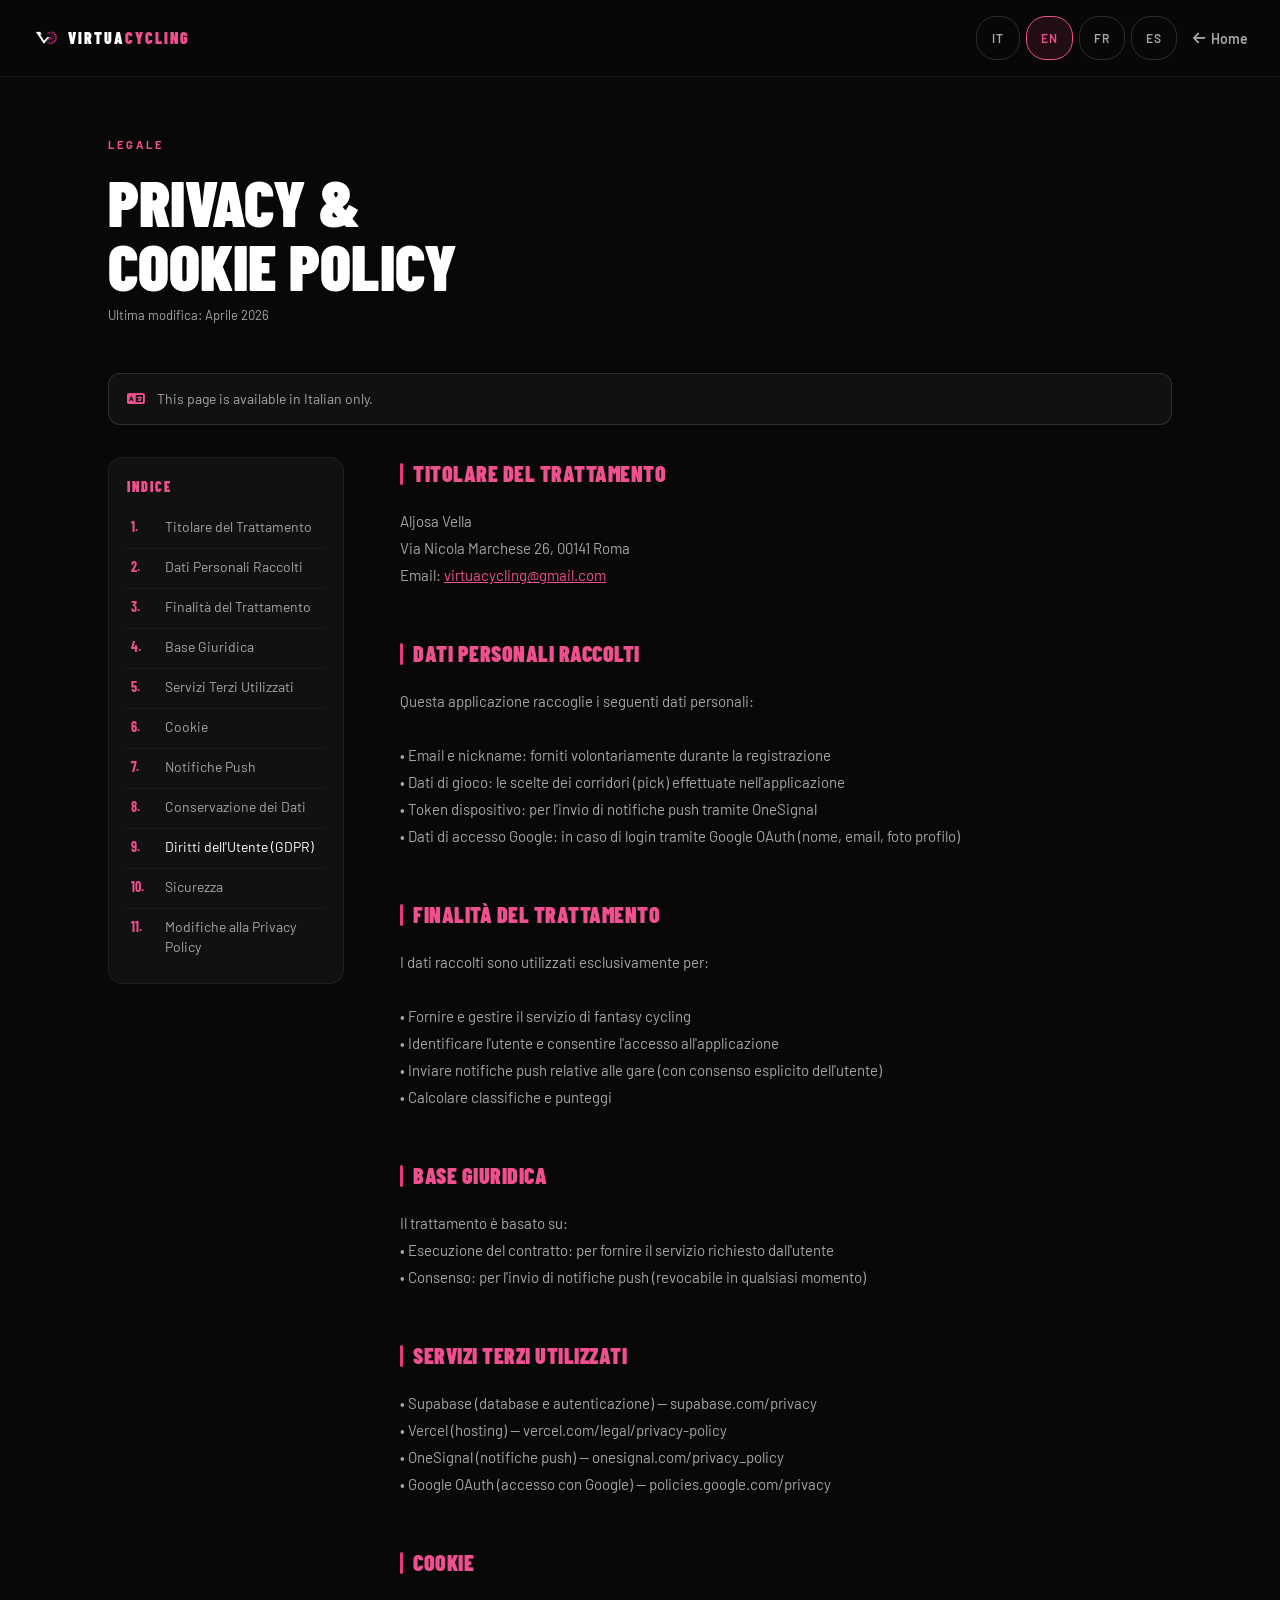
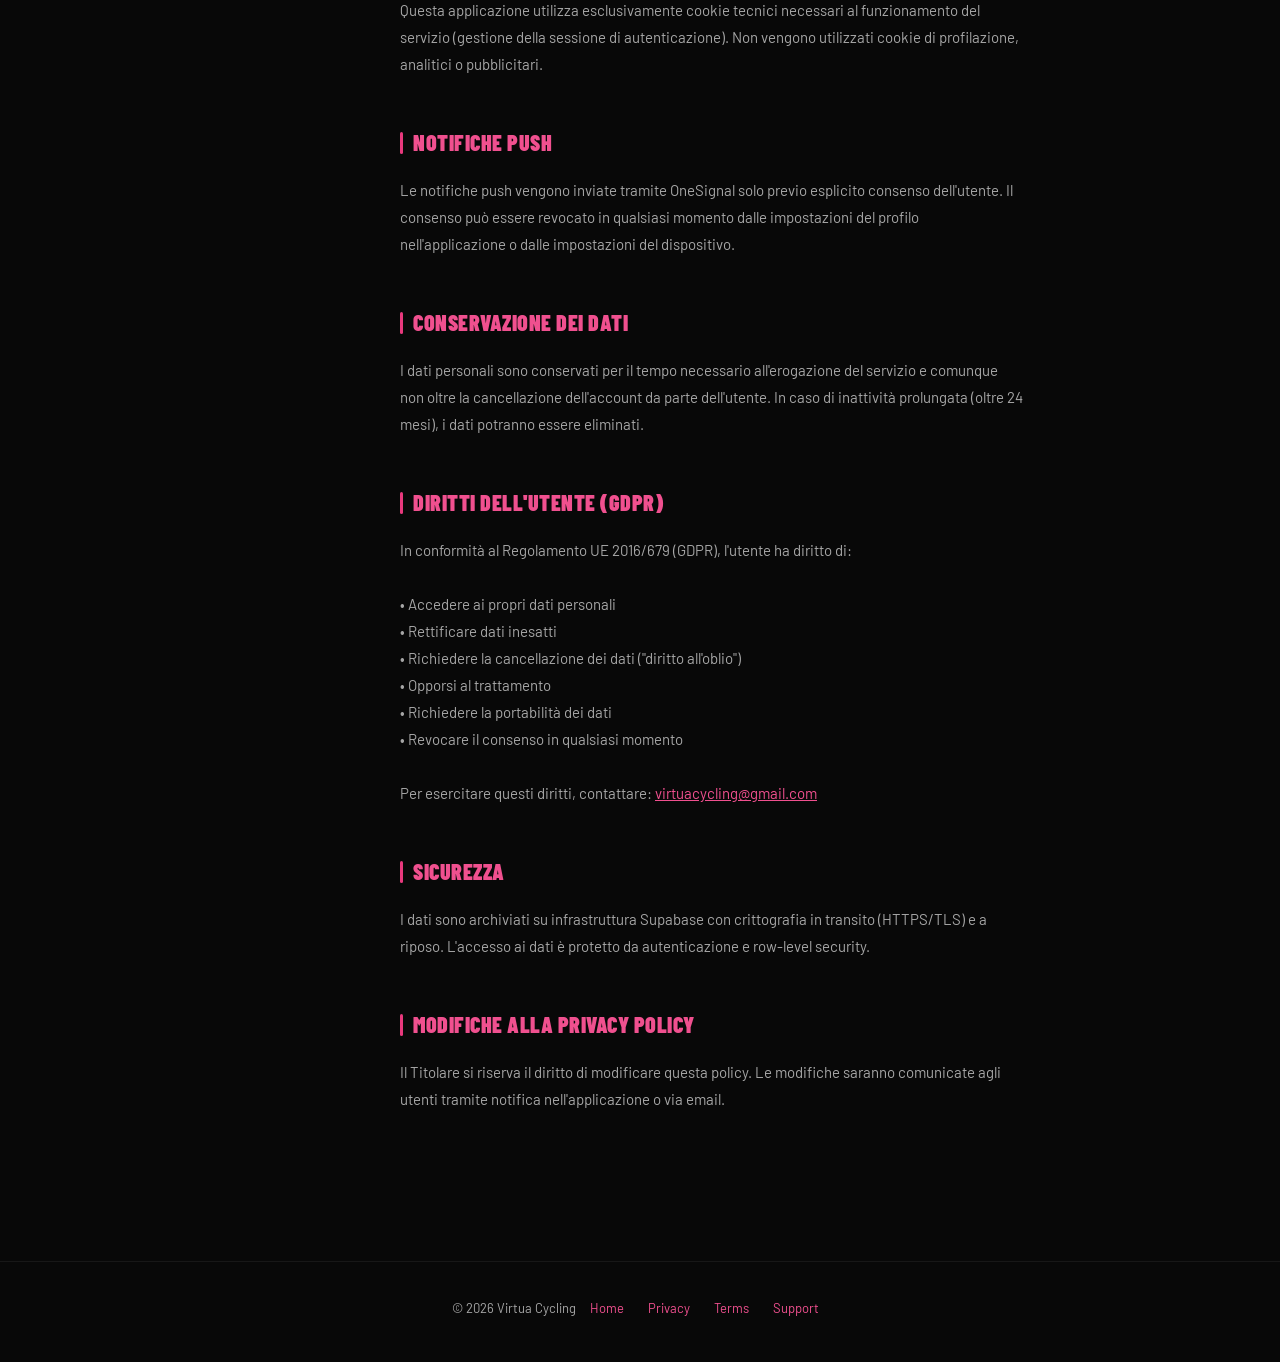
<file: privacy.html>
<!DOCTYPE html>
<html lang="it">
<head>
<meta charset="UTF-8">
<meta name="viewport" content="width=device-width, initial-scale=1.0">
<title>Privacy Policy — Virtua Cycling</title>
<meta name="description" content="Informativa sulla privacy e sui cookie di Virtua Cycling: dati raccolti, finalità, servizi terzi e diritti dell'utente.">
<meta name="theme-color" content="#080808">
<meta name="color-scheme" content="dark">
<link rel="canonical" href="https://www.virtuacycling.com/privacy.html">
<link rel="icon" type="image/png" href="icon-192.png">
<link rel="apple-touch-icon" href="icon-192.png">
<script>
/* Lingua iniziale prima del primo paint: scelta salvata > lingua del browser > IT */
(function () {
  var d = document.documentElement, L = ['it', 'en', 'fr', 'es'], l
  try { l = localStorage.getItem('vc-lang') } catch (e) {}
  if (L.indexOf(l) < 0) l = (navigator.language || 'it').slice(0, 2)
  if (L.indexOf(l) < 0) l = 'it'
  d.lang = l
  d.classList.add('js')
})()
</script>
<link rel="preconnect" href="https://fonts.googleapis.com">
<link rel="preconnect" href="https://fonts.gstatic.com" crossorigin>
<link href="https://fonts.googleapis.com/css2?family=Barlow+Condensed:wght@400;700;900&family=Barlow:wght@400;500;600;700&display=swap" rel="stylesheet">
<link rel="stylesheet" href="https://cdnjs.cloudflare.com/ajax/libs/font-awesome/6.5.0/css/all.min.css">
<link rel="stylesheet" href="theme.css">
<link rel="stylesheet" href="site.css">
</head>
<body class="doc-page">
<a href="#main" class="skip-link"><span data-lang="it">Vai al contenuto</span><span data-lang="en">Skip to content</span><span data-lang="fr">Aller au contenu</span><span data-lang="es">Saltar al contenido</span></a>
<nav class="site-nav" aria-label="Principale">
  <a href="index.html" class="nav-logo">
    <img src="icon-192.png" width="28" height="28" alt="">
    <span class="nav-logo-text">Virtua<wbr><span>Cycling</span></span>
  </a>
  <div class="nav-right">
      <div class="nav-lang" role="group" aria-label="Lingua / Language">
        <button type="button" class="lang-btn active" data-set-lang="it" aria-pressed="true" lang="it" aria-label="Italiano">IT</button>
        <button type="button" class="lang-btn" data-set-lang="en" aria-pressed="false" lang="en" aria-label="English">EN</button>
        <button type="button" class="lang-btn" data-set-lang="fr" aria-pressed="false" lang="fr" aria-label="Français">FR</button>
        <button type="button" class="lang-btn" data-set-lang="es" aria-pressed="false" lang="es" aria-label="Español">ES</button>
      </div>
      <a href="index.html" class="back-btn" aria-label="Home"><i class="fa-solid fa-arrow-left" aria-hidden="true"></i><span class="back-label">Home</span></a>
  </div>
</nav>
<main id="main" class="doc has-side" lang="it">
  <div class="page-tag">Legale</div>
  <h1>Privacy &<br>Cookie Policy</h1>
  <div class="page-date">Ultima modifica: Aprile 2026</div>

  <div class="doc-notice" role="note"><i class="fa-solid fa-language" aria-hidden="true"></i><div><span data-lang="en" lang="en">This page is available in Italian only.</span><span data-lang="fr" lang="fr">Cette page n'est disponible qu'en italien.</span><span data-lang="es" lang="es">Esta página solo está disponible en italiano.</span></div></div>

<div class="doc-layout">
<nav class="toc" id="toc" aria-labelledby="toc-title">
    <div class="toc-title" id="toc-title">Indice</div>
    <a href="#titolare-del-trattamento"><span class="n">1.</span> Titolare del Trattamento</a>
    <a href="#dati-personali-raccolti"><span class="n">2.</span> Dati Personali Raccolti</a>
    <a href="#finalita-del-trattamento"><span class="n">3.</span> Finalità del Trattamento</a>
    <a href="#base-giuridica"><span class="n">4.</span> Base Giuridica</a>
    <a href="#servizi-terzi-utilizzati"><span class="n">5.</span> Servizi Terzi Utilizzati</a>
    <a href="#cookie"><span class="n">6.</span> Cookie</a>
    <a href="#notifiche-push"><span class="n">7.</span> Notifiche Push</a>
    <a href="#conservazione-dei-dati"><span class="n">8.</span> Conservazione dei Dati</a>
    <a href="#diritti-dell-utente-gdpr"><span class="n">9.</span> Diritti dell'Utente (GDPR)</a>
    <a href="#sicurezza"><span class="n">10.</span> Sicurezza</a>
    <a href="#modifiche-alla-privacy-policy"><span class="n">11.</span> Modifiche alla Privacy Policy</a>
  </nav>
<div class="doc-body">

  <div class="section" id="titolare-del-trattamento">
    <div class="section-header"><div class="section-bar"></div><h2>Titolare del Trattamento</h2></div>
    <div class="section-content">Aljosa Vella
Via Nicola Marchese 26, 00141 Roma
Email: <a href="mailto:virtuacycling@gmail.com">virtuacycling@gmail.com</a></div>
  </div>

  <div class="section" id="dati-personali-raccolti">
    <div class="section-header"><div class="section-bar"></div><h2>Dati Personali Raccolti</h2></div>
    <div class="section-content">Questa applicazione raccoglie i seguenti dati personali:

• Email e nickname: forniti volontariamente durante la registrazione
• Dati di gioco: le scelte dei corridori (pick) effettuate nell'applicazione
• Token dispositivo: per l'invio di notifiche push tramite OneSignal
• Dati di accesso Google: in caso di login tramite Google OAuth (nome, email, foto profilo)</div>
  </div>

  <div class="section" id="finalita-del-trattamento">
    <div class="section-header"><div class="section-bar"></div><h2>Finalità del Trattamento</h2></div>
    <div class="section-content">I dati raccolti sono utilizzati esclusivamente per:

• Fornire e gestire il servizio di fantasy cycling
• Identificare l'utente e consentire l'accesso all'applicazione
• Inviare notifiche push relative alle gare (con consenso esplicito dell'utente)
• Calcolare classifiche e punteggi</div>
  </div>

  <div class="section" id="base-giuridica">
    <div class="section-header"><div class="section-bar"></div><h2>Base Giuridica</h2></div>
    <div class="section-content">Il trattamento è basato su:
• Esecuzione del contratto: per fornire il servizio richiesto dall'utente
• Consenso: per l'invio di notifiche push (revocabile in qualsiasi momento)</div>
  </div>

  <div class="section" id="servizi-terzi-utilizzati">
    <div class="section-header"><div class="section-bar"></div><h2>Servizi Terzi Utilizzati</h2></div>
    <div class="section-content">• Supabase (database e autenticazione) — supabase.com/privacy
• Vercel (hosting) — vercel.com/legal/privacy-policy
• OneSignal (notifiche push) — onesignal.com/privacy_policy
• Google OAuth (accesso con Google) — policies.google.com/privacy</div>
  </div>

  <div class="section" id="cookie">
    <div class="section-header"><div class="section-bar"></div><h2>Cookie</h2></div>
    <div class="section-content">Questa applicazione utilizza esclusivamente cookie tecnici necessari al funzionamento del servizio (gestione della sessione di autenticazione). Non vengono utilizzati cookie di profilazione, analitici o pubblicitari.</div>
  </div>

  <div class="section" id="notifiche-push">
    <div class="section-header"><div class="section-bar"></div><h2>Notifiche Push</h2></div>
    <div class="section-content">Le notifiche push vengono inviate tramite OneSignal solo previo esplicito consenso dell'utente. Il consenso può essere revocato in qualsiasi momento dalle impostazioni del profilo nell'applicazione o dalle impostazioni del dispositivo.</div>
  </div>

  <div class="section" id="conservazione-dei-dati">
    <div class="section-header"><div class="section-bar"></div><h2>Conservazione dei Dati</h2></div>
    <div class="section-content">I dati personali sono conservati per il tempo necessario all'erogazione del servizio e comunque non oltre la cancellazione dell'account da parte dell'utente. In caso di inattività prolungata (oltre 24 mesi), i dati potranno essere eliminati.</div>
  </div>

  <div class="section" id="diritti-dell-utente-gdpr">
    <div class="section-header"><div class="section-bar"></div><h2>Diritti dell'Utente (GDPR)</h2></div>
    <div class="section-content">In conformità al Regolamento UE 2016/679 (GDPR), l'utente ha diritto di:

• Accedere ai propri dati personali
• Rettificare dati inesatti
• Richiedere la cancellazione dei dati ("diritto all'oblio")
• Opporsi al trattamento
• Richiedere la portabilità dei dati
• Revocare il consenso in qualsiasi momento

Per esercitare questi diritti, contattare: <a href="mailto:virtuacycling@gmail.com">virtuacycling@gmail.com</a></div>
  </div>

  <div class="section" id="sicurezza">
    <div class="section-header"><div class="section-bar"></div><h2>Sicurezza</h2></div>
    <div class="section-content">I dati sono archiviati su infrastruttura Supabase con crittografia in transito (HTTPS/TLS) e a riposo. L'accesso ai dati è protetto da autenticazione e row-level security.</div>
  </div>

  <div class="section" id="modifiche-alla-privacy-policy">
    <div class="section-header"><div class="section-bar"></div><h2>Modifiche alla Privacy Policy</h2></div>
    <div class="section-content">Il Titolare si riserva il diritto di modificare questa policy. Le modifiche saranno comunicate agli utenti tramite notifica nell'applicazione o via email.</div>
  </div>
</div>
</div>
</main>
<a href="#toc" class="toc-fab" id="tocFab"><i class="fa-solid fa-list-ul" aria-hidden="true"></i><span class="sr-only"><span data-lang="it">Torna all'indice</span><span data-lang="en">Back to contents</span><span data-lang="fr">Retour au sommaire</span><span data-lang="es">Volver al índice</span></span></a>
<footer class="doc-footer">
  <div class="footer-copy"><span>© 2026 Virtua Cycling</span><a href="index.html">Home</a><a href="privacy.html">Privacy</a><a href="terms.html"><span data-lang="it">Termini</span><span data-lang="en">Terms</span><span data-lang="fr">CGU</span><span data-lang="es">Términos</span></a><a href="support.html"><span data-lang="it">Supporto</span><span data-lang="en">Support</span><span data-lang="fr">Support</span><span data-lang="es">Soporte</span></a></div>
</footer>

<script src="site.js" defer></script>
</body>
</html>
</file>
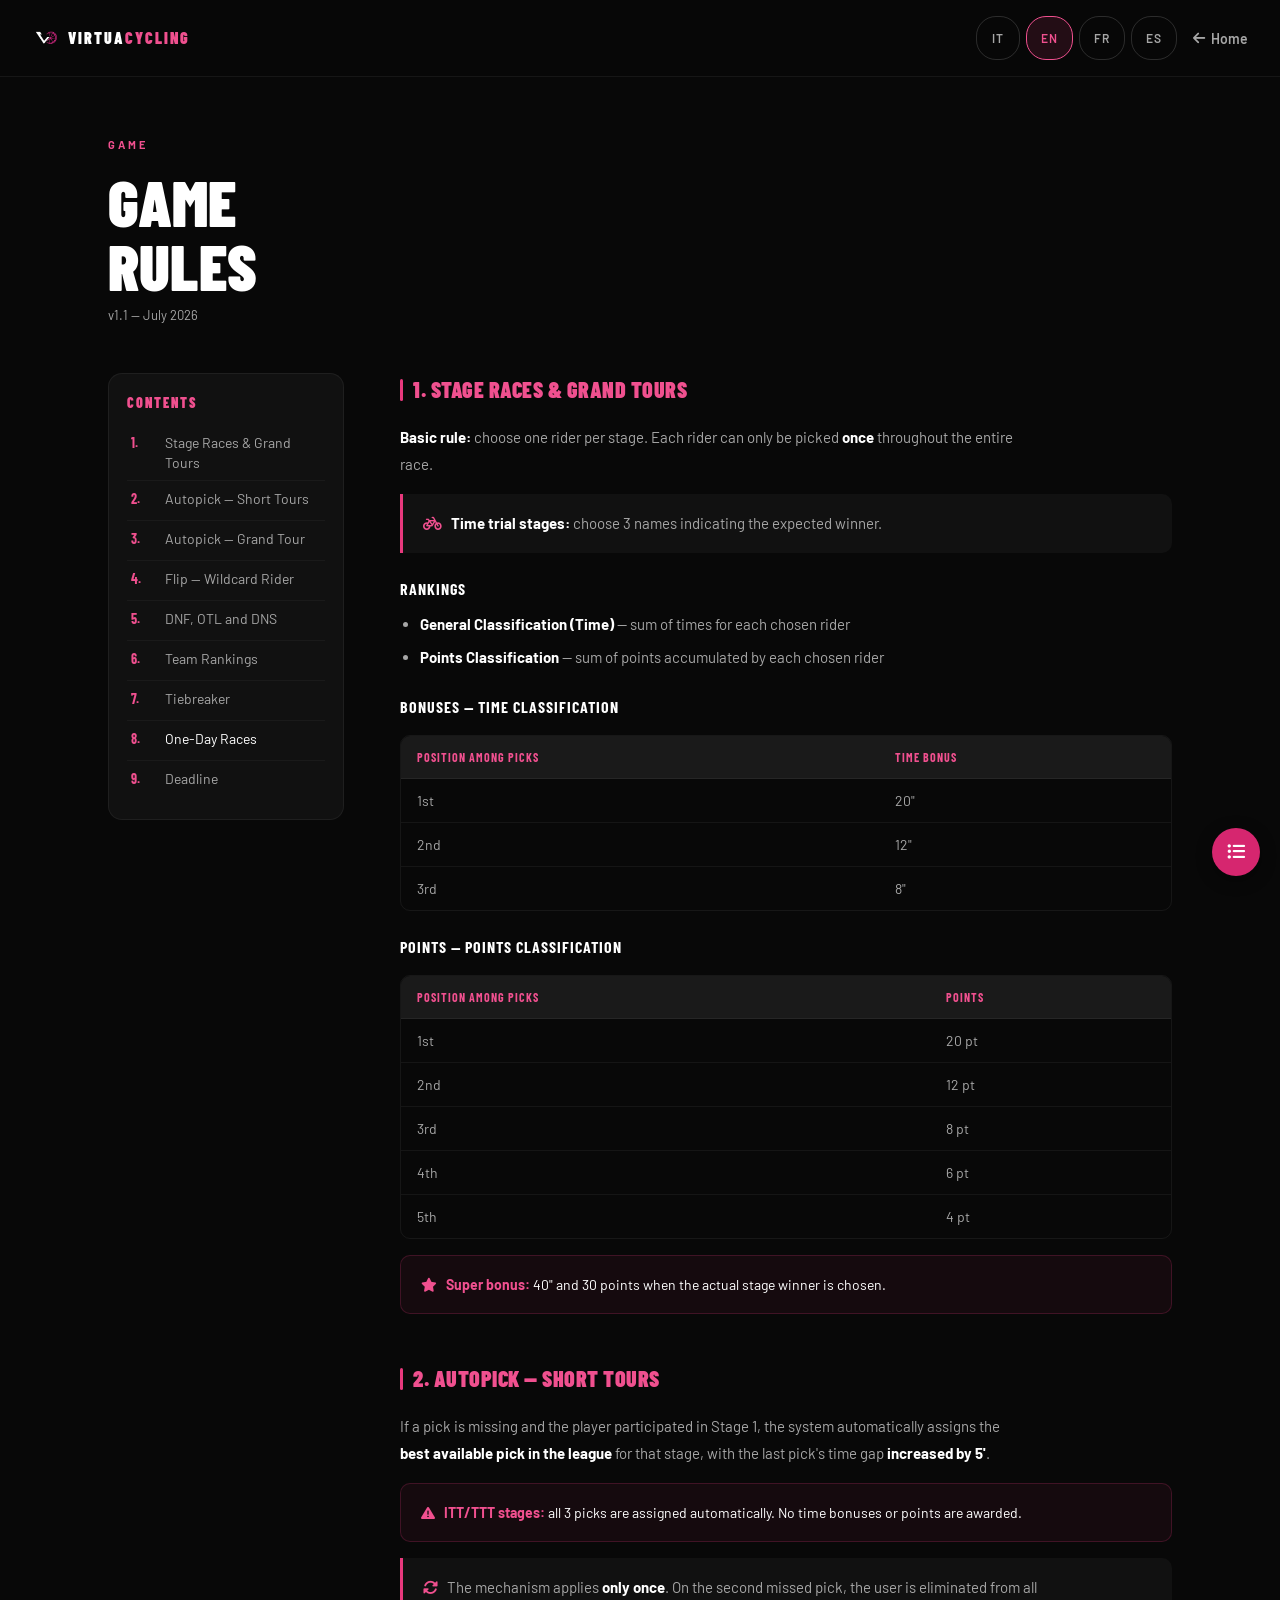
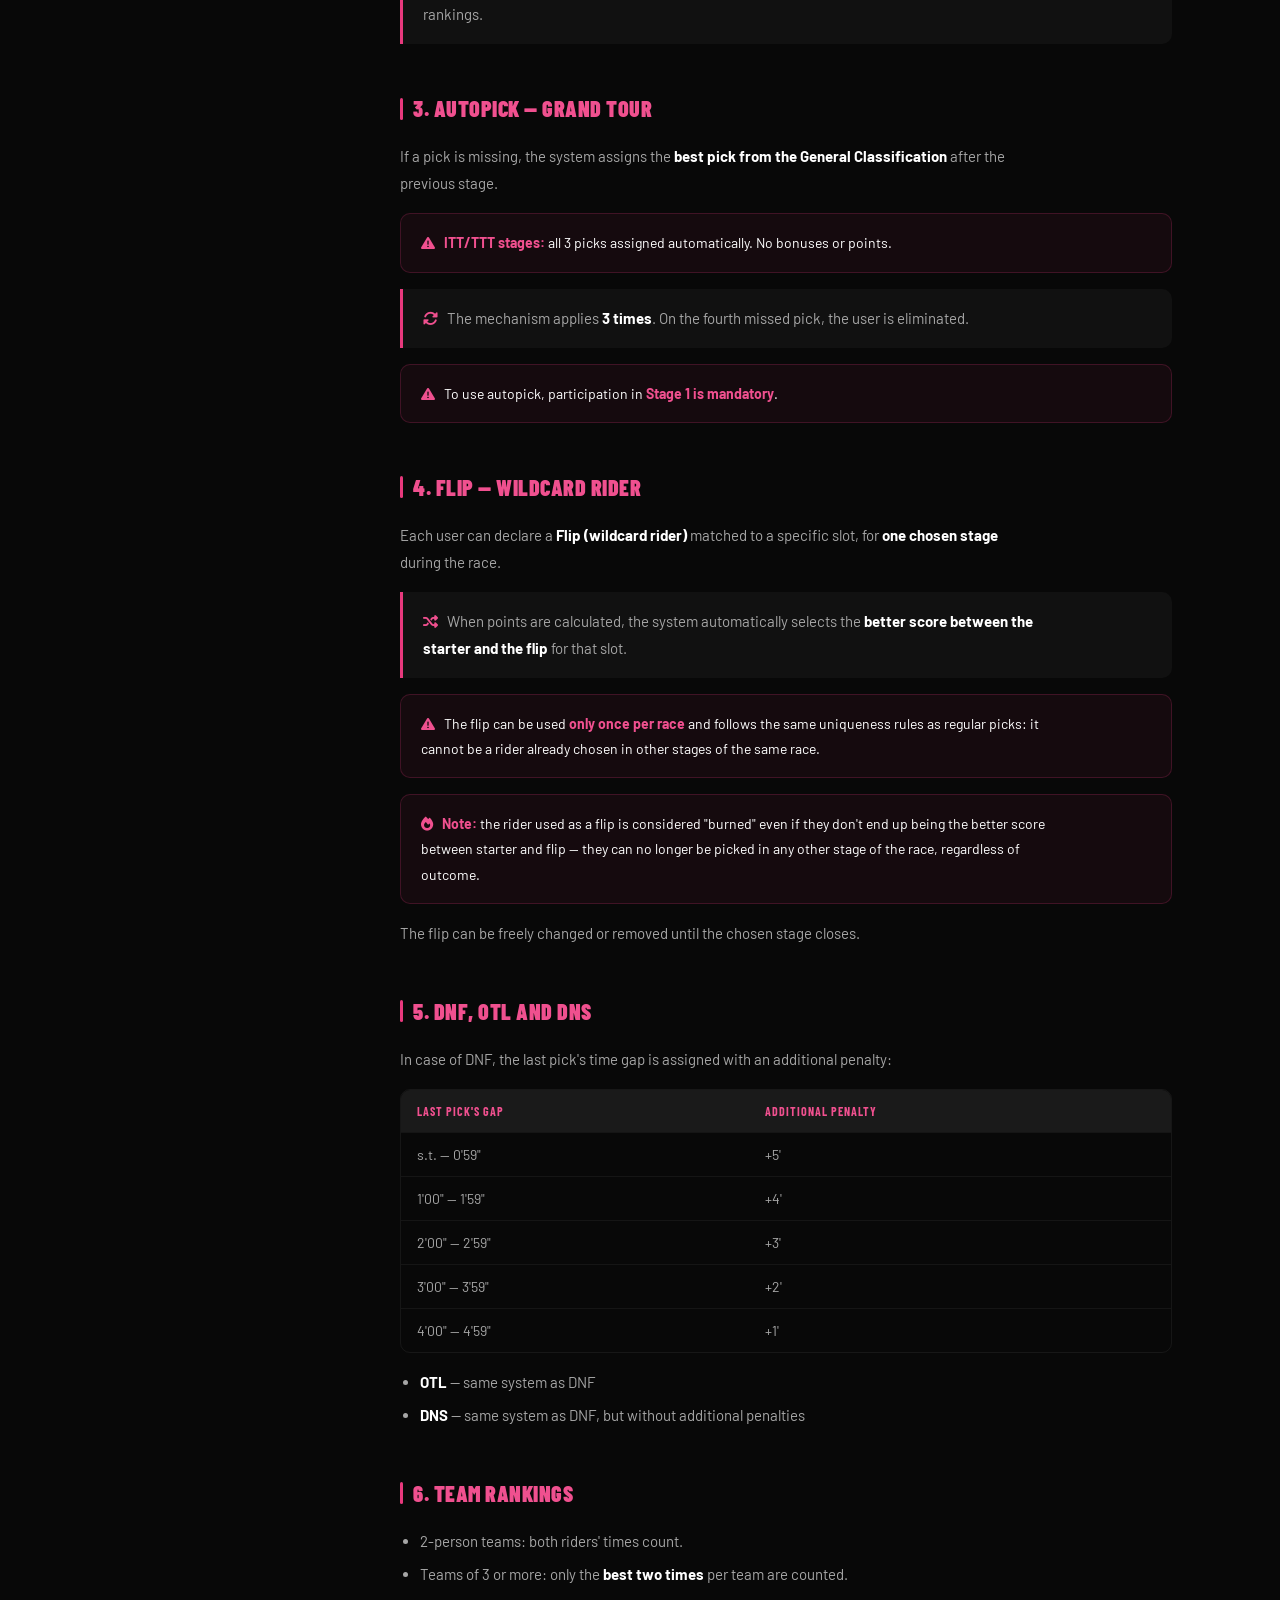
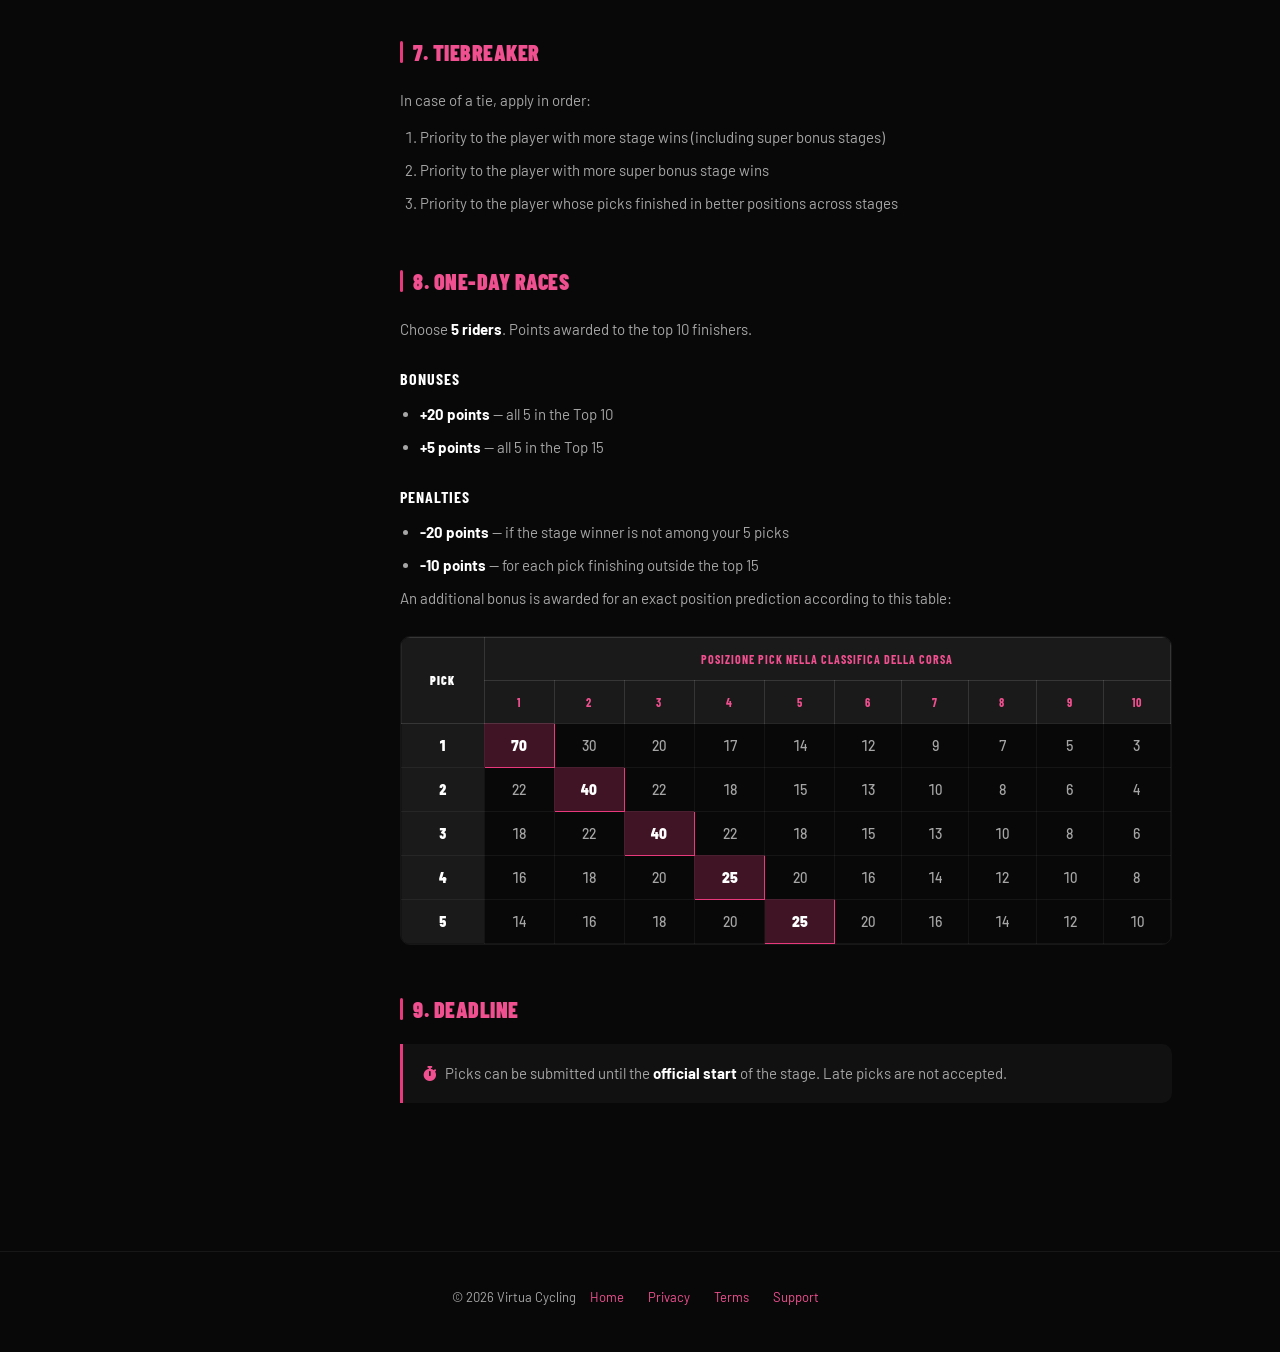
<file: rules.html>
<!DOCTYPE html>
<html lang="it">
<head>
<meta charset="UTF-8">
<meta name="viewport" content="width=device-width, initial-scale=1.0">
<title>Regolamento — Virtua Cycling</title>
<meta name="description" content="Il regolamento completo di Virtua Cycling: pick, abbuoni e punti, autopick, flip, ritiri, classifica a squadre e spareggi.">
<meta name="theme-color" content="#080808">
<meta name="color-scheme" content="dark">
<link rel="canonical" href="https://www.virtuacycling.com/rules.html">
<link rel="icon" type="image/png" href="icon-192.png">
<link rel="apple-touch-icon" href="icon-192.png">
<script>
/* Lingua iniziale prima del primo paint: scelta salvata > lingua del browser > IT */
(function () {
  var d = document.documentElement, L = ['it', 'en', 'fr', 'es'], l
  try { l = localStorage.getItem('vc-lang') } catch (e) {}
  if (L.indexOf(l) < 0) l = (navigator.language || 'it').slice(0, 2)
  if (L.indexOf(l) < 0) l = 'it'
  d.lang = l
  d.classList.add('js')
})()
</script>
<link rel="preconnect" href="https://fonts.googleapis.com">
<link rel="preconnect" href="https://fonts.gstatic.com" crossorigin>
<link href="https://fonts.googleapis.com/css2?family=Barlow+Condensed:wght@400;700;900&family=Barlow:wght@400;500;600;700&display=swap" rel="stylesheet">
<link rel="stylesheet" href="https://cdnjs.cloudflare.com/ajax/libs/font-awesome/6.5.0/css/all.min.css">
<link rel="stylesheet" href="theme.css">
<link rel="stylesheet" href="site.css">
</head>
<body class="doc-page">
<a href="#main" class="skip-link"><span data-lang="it">Vai al contenuto</span><span data-lang="en">Skip to content</span><span data-lang="fr">Aller au contenu</span><span data-lang="es">Saltar al contenido</span></a>
<nav class="site-nav" aria-label="Principale">
  <a href="index.html" class="nav-logo">
    <img src="icon-192.png" width="28" height="28" alt="">
    <span class="nav-logo-text">Virtua<wbr><span>Cycling</span></span>
  </a>
  <div class="nav-right">
      <div class="nav-lang" role="group" aria-label="Lingua / Language">
        <button type="button" class="lang-btn active" data-set-lang="it" aria-pressed="true" lang="it" aria-label="Italiano">IT</button>
        <button type="button" class="lang-btn" data-set-lang="en" aria-pressed="false" lang="en" aria-label="English">EN</button>
        <button type="button" class="lang-btn" data-set-lang="fr" aria-pressed="false" lang="fr" aria-label="Français">FR</button>
        <button type="button" class="lang-btn" data-set-lang="es" aria-pressed="false" lang="es" aria-label="Español">ES</button>
      </div>
      <a href="index.html" class="back-btn" aria-label="Home"><i class="fa-solid fa-arrow-left" aria-hidden="true"></i><span class="back-label">Home</span></a>
  </div>
</nav>
<main id="main" class="doc wide has-side">
  <div class="page-tag">
    <span data-lang="it">Gioco</span>
    <span data-lang="en">Game</span>
    <span data-lang="fr">Jeu</span>
    <span data-lang="es">Juego</span>
  </div>

  <h1>
    <span data-lang="it">Regolamento<br>del Gioco</span>
    <span data-lang="en">Game<br>Rules</span>
    <span data-lang="fr">Règlement<br>du Jeu</span>
    <span data-lang="es">Reglamento<br>del Juego</span>
  </h1>
  <div class="page-date"><span data-lang="it">v1.1 — Luglio 2026</span><span data-lang="en">v1.1 — July 2026</span><span data-lang="fr">v1.1 — Juillet 2026</span><span data-lang="es">v1.1 — Julio 2026</span></div>
  
  <div class="doc-layout">
<nav class="toc" id="toc" aria-labelledby="toc-title">
    <div class="toc-title" id="toc-title">
      <span data-lang="it">Indice</span>
      <span data-lang="en">Contents</span>
      <span data-lang="fr">Sommaire</span>
      <span data-lang="es">Índice</span>
    </div>
    <a href="#giri"><span class="n">1.</span> <span data-lang="it">Grandi Giri e Corse a Tappe</span><span data-lang="en">Stage Races & Grand Tours</span><span data-lang="fr">Courses par Étapes</span><span data-lang="es">Carreras por Etapas</span></a>
    <a href="#autopick-brevi"><span class="n">2.</span> <span data-lang="it">Autopick — Giri Brevi</span><span data-lang="en">Autopick — Short Tours</span><span data-lang="fr">Autopick — Petits Tours</span><span data-lang="es">Autopick — Vueltas Cortas</span></a>
    <a href="#autopick-gt"><span class="n">3.</span> <span data-lang="it">Autopick — Grand Tour</span><span data-lang="en">Autopick — Grand Tour</span><span data-lang="fr">Autopick — Grand Tour</span><span data-lang="es">Autopick — Grand Tour</span></a>
    <a href="#flip"><span class="n">4.</span> <span data-lang="it">Flip — Corridore Jolly</span><span data-lang="en">Flip — Wildcard Rider</span><span data-lang="fr">Flip — Coureur Joker</span><span data-lang="es">Flip — Ciclista Comodín</span></a>
    <a href="#ritiro"><span class="n">5.</span> <span data-lang="it">Ritiro, OTL e DNS</span><span data-lang="en">DNF, OTL and DNS</span><span data-lang="fr">Abandon, OTL et DNS</span><span data-lang="es">Abandono, OTL y DNS</span></a>
    <a href="#squadre"><span class="n">6.</span> <span data-lang="it">Classifica a Squadre</span><span data-lang="en">Team Rankings</span><span data-lang="fr">Classement par Équipes</span><span data-lang="es">Clasificación por Equipos</span></a>
    <a href="#parita"><span class="n">7.</span> <span data-lang="it">Parità</span><span data-lang="en">Tiebreaker</span><span data-lang="fr">Égalité</span><span data-lang="es">Empate</span></a>
    <a href="#classiche"><span class="n">8.</span> <span data-lang="it">Corse di un Giorno</span><span data-lang="en">One-Day Races</span><span data-lang="fr">Courses d'un Jour</span><span data-lang="es">Carreras de un Día</span></a>
    <a href="#deadline"><span class="n">9.</span> <span>Deadline</span></a>
  </nav>
<div class="doc-body">

  <div class="section" id="giri">
    <div class="section-header"><div class="section-bar"></div>
      <h2><span data-lang="it">1. Grandi Giri e Corse a Tappe</span><span data-lang="en">1. Stage Races & Grand Tours</span><span data-lang="fr">1. Courses par Étapes</span><span data-lang="es">1. Carreras por Etapas</span></h2>
    </div>
    <div data-lang="it">
      <p><strong>Regola base:</strong> scegliere un corridore per ogni tappa. Ogni corridore può essere pronosticato <strong>una sola volta</strong> per tutta la durata della corsa.</p>
      <div class="highlight"><p><i class="fa-solid fa-bicycle" aria-hidden="true"></i> <strong>Tappe a cronometro:</strong> si scelgono 3 nomi con indicazione del vincente.</p></div>
      <h3>Classifiche</h3>
      <ul><li><strong>Classifica Generale a Tempi</strong> — somma dei tempi di ogni corridore scelto</li><li><strong>Classifica a Punti</strong> — somma dei punti accumulati da ogni corridore scelto</li></ul>
      <h3>Abbuoni — Classifica Tempi</h3>
      <div class="table-wrap" tabindex="0"><table><tr><th>Posizione tra i pick</th><th>Abbuono</th></tr><tr><td>1°</td><td>20"</td></tr><tr><td>2°</td><td>12"</td></tr><tr><td>3°</td><td>8"</td></tr></table></div>
      <h3>Punti — Classifica Punti</h3>
      <div class="table-wrap" tabindex="0"><table><tr><th>Posizione tra i pick</th><th>Punti</th></tr><tr><td>1°</td><td>20 pt</td></tr><tr><td>2°</td><td>12 pt</td></tr><tr><td>3°</td><td>8 pt</td></tr><tr><td>4°</td><td>6 pt</td></tr><tr><td>5°</td><td>4 pt</td></tr></table></div>
      <div class="note"><p><i class="fa-solid fa-star" aria-hidden="true"></i> <strong>Superabbuono:</strong> 40" e 30 punti quando viene scelto l'effettivo vincitore della tappa.</p></div>
    </div>
    <div data-lang="en">
      <p><strong>Basic rule:</strong> choose one rider per stage. Each rider can only be picked <strong>once</strong> throughout the entire race.</p>
      <div class="highlight"><p><i class="fa-solid fa-bicycle" aria-hidden="true"></i> <strong>Time trial stages:</strong> choose 3 names indicating the expected winner.</p></div>
      <h3>Rankings</h3>
      <ul><li><strong>General Classification (Time)</strong> — sum of times for each chosen rider</li><li><strong>Points Classification</strong> — sum of points accumulated by each chosen rider</li></ul>
      <h3>Bonuses — Time Classification</h3>
      <div class="table-wrap" tabindex="0"><table><tr><th>Position among picks</th><th>Time bonus</th></tr><tr><td>1st</td><td>20"</td></tr><tr><td>2nd</td><td>12"</td></tr><tr><td>3rd</td><td>8"</td></tr></table></div>
      <h3>Points — Points Classification</h3>
      <div class="table-wrap" tabindex="0"><table><tr><th>Position among picks</th><th>Points</th></tr><tr><td>1st</td><td>20 pt</td></tr><tr><td>2nd</td><td>12 pt</td></tr><tr><td>3rd</td><td>8 pt</td></tr><tr><td>4th</td><td>6 pt</td></tr><tr><td>5th</td><td>4 pt</td></tr></table></div>
      <div class="note"><p><i class="fa-solid fa-star" aria-hidden="true"></i> <strong>Super bonus:</strong> 40" and 30 points when the actual stage winner is chosen.</p></div>
    </div>
    <div data-lang="fr">
      <p><strong>Règle de base:</strong> choisir un coureur par étape. Chaque coureur ne peut être pronostiqué <strong>qu'une seule fois</strong> pendant toute la durée de la course.</p>
      <div class="highlight"><p><i class="fa-solid fa-bicycle" aria-hidden="true"></i> <strong>Étapes contre-la-montre:</strong> choisir 3 noms en indiquant le vainqueur attendu.</p></div>
      <h3>Classements</h3>
      <ul><li><strong>Classement Général au Temps</strong> — somme des temps de chaque coureur choisi</li><li><strong>Classement par Points</strong> — somme des points accumulés par chaque coureur choisi</li></ul>
      <h3>Bonifications — Classement Temps</h3>
      <div class="table-wrap" tabindex="0"><table><tr><th>Position parmi les picks</th><th>Bonification</th></tr><tr><td>1er</td><td>20"</td></tr><tr><td>2e</td><td>12"</td></tr><tr><td>3e</td><td>8"</td></tr></table></div>
      <h3>Points — Classement Points</h3>
      <div class="table-wrap" tabindex="0"><table><tr><th>Position parmi les picks</th><th>Points</th></tr><tr><td>1er</td><td>20 pt</td></tr><tr><td>2e</td><td>12 pt</td></tr><tr><td>3e</td><td>8 pt</td></tr><tr><td>4e</td><td>6 pt</td></tr><tr><td>5e</td><td>4 pt</td></tr></table></div>
      <div class="note"><p><i class="fa-solid fa-star" aria-hidden="true"></i> <strong>Super-bonification:</strong> 40" et 30 points quand le vainqueur réel de l'étape est choisi.</p></div>
    </div>
    <div data-lang="es">
      <p><strong>Regla básica:</strong> elegir un ciclista por etapa. Cada ciclista solo puede ser elegido <strong>una vez</strong> durante toda la carrera.</p>
      <div class="highlight"><p><i class="fa-solid fa-bicycle" aria-hidden="true"></i> <strong>Etapas contrarreloj:</strong> se eligen 3 nombres indicando el ganador esperado.</p></div>
      <h3>Clasificaciones</h3>
      <ul><li><strong>Clasificación General por Tiempo</strong> — suma de tiempos de cada ciclista elegido</li><li><strong>Clasificación por Puntos</strong> — suma de puntos acumulados por cada ciclista elegido</li></ul>
      <h3>Bonificaciones — Clasificación Tiempo</h3>
      <div class="table-wrap" tabindex="0"><table><tr><th>Posición entre los picks</th><th>Bonificación</th></tr><tr><td>1°</td><td>20"</td></tr><tr><td>2°</td><td>12"</td></tr><tr><td>3°</td><td>8"</td></tr></table></div>
      <h3>Puntos — Clasificación Puntos</h3>
      <div class="table-wrap" tabindex="0"><table><tr><th>Posición entre los picks</th><th>Puntos</th></tr><tr><td>1°</td><td>20 pt</td></tr><tr><td>2°</td><td>12 pt</td></tr><tr><td>3°</td><td>8 pt</td></tr><tr><td>4°</td><td>6 pt</td></tr><tr><td>5°</td><td>4 pt</td></tr></table></div>
      <div class="note"><p><i class="fa-solid fa-star" aria-hidden="true"></i> <strong>Super-bonificación:</strong> 40" y 30 puntos cuando se elige al ganador real de la etapa.</p></div>
    </div>
  </div>

  <div class="section" id="autopick-brevi">
    <div class="section-header"><div class="section-bar"></div>
      <h2><span data-lang="it">2. Autopick — Giri Brevi</span><span data-lang="en">2. Autopick — Short Tours</span><span data-lang="fr">2. Autopick — Petits Tours</span><span data-lang="es">2. Autopick — Vueltas Cortas</span></h2>
    </div>
    <div data-lang="it">
      <p>In caso di pick mancante, se il giocatore ha partecipato alla Tappa 1, il sistema assegna automaticamente la <strong>miglior pick disponibile della lega</strong> nella stessa tappa, con il distacco dell'ultima pick <strong>maggiorato di 5'</strong>.</p>
      <div class="note"><p><i class="fa-solid fa-triangle-exclamation" aria-hidden="true"></i> <strong>Tappe ITT/TTT:</strong> vengono assegnate tutte e 3 le pick. Il concorrente non riceve abbuoni né punti.</p></div>
      <div class="highlight"><p><i class="fa-solid fa-rotate" aria-hidden="true"></i> Il meccanismo si applica <strong>1 sola volta</strong>. Alla seconda pick mancante, l'utente viene estromesso dalle classifiche.</p></div>
    </div>
    <div data-lang="en">
      <p>If a pick is missing and the player participated in Stage 1, the system automatically assigns the <strong>best available pick in the league</strong> for that stage, with the last pick's time gap <strong>increased by 5'</strong>.</p>
      <div class="note"><p><i class="fa-solid fa-triangle-exclamation" aria-hidden="true"></i> <strong>ITT/TTT stages:</strong> all 3 picks are assigned automatically. No time bonuses or points are awarded.</p></div>
      <div class="highlight"><p><i class="fa-solid fa-rotate" aria-hidden="true"></i> The mechanism applies <strong>only once</strong>. On the second missed pick, the user is eliminated from all rankings.</p></div>
    </div>
    <div data-lang="fr">
      <p>En cas de pick manquant, si le joueur a participé à l'Étape 1, le système attribue automatiquement le <strong>meilleur pick disponible de la ligue</strong> pour cette étape, avec l'écart du dernier pick <strong>majoré de 5'</strong>.</p>
      <div class="note"><p><i class="fa-solid fa-triangle-exclamation" aria-hidden="true"></i> <strong>Étapes ITT/TTT:</strong> les 3 picks sont attribués automatiquement. Aucune bonification ni point n'est accordé.</p></div>
      <div class="highlight"><p><i class="fa-solid fa-rotate" aria-hidden="true"></i> Le mécanisme s'applique <strong>1 seule fois</strong>. Au deuxième pick manquant, l'utilisateur est éliminé des classements.</p></div>
    </div>
    <div data-lang="es">
      <p>Si falta un pick y el jugador participó en la Etapa 1, el sistema asigna automáticamente el <strong>mejor pick disponible en la liga</strong> para esa etapa, con el tiempo del último pick <strong>aumentado en 5'</strong>.</p>
      <div class="note"><p><i class="fa-solid fa-triangle-exclamation" aria-hidden="true"></i> <strong>Etapas ITT/TTT:</strong> se asignan los 3 picks automáticamente. No se otorgan bonificaciones ni puntos.</p></div>
      <div class="highlight"><p><i class="fa-solid fa-rotate" aria-hidden="true"></i> El mecanismo se aplica <strong>solo una vez</strong>. En el segundo pick faltante, el usuario es eliminado de las clasificaciones.</p></div>
    </div>
  </div>

  <div class="section" id="autopick-gt">
    <div class="section-header"><div class="section-bar"></div>
      <h2><span data-lang="it">3. Autopick — Grand Tour</span><span data-lang="en">3. Autopick — Grand Tour</span><span data-lang="fr">3. Autopick — Grand Tour</span><span data-lang="es">3. Autopick — Grand Tour</span></h2>
    </div>
    <div data-lang="it">
      <p>In caso di pick mancante, il sistema assegna la <strong>miglior pick dalla Classifica Generale</strong> della corsa dopo la tappa precedente.</p>
      <div class="note"><p><i class="fa-solid fa-triangle-exclamation" aria-hidden="true"></i> <strong>Tappe ITT/TTT:</strong> vengono assegnate tutte e 3 le pick. Nessun abbuono né punto.</p></div>
      <div class="highlight"><p><i class="fa-solid fa-rotate" aria-hidden="true"></i> Il meccanismo si applica <strong>3 volte</strong>. Alla quarta pick mancante, l'utente viene estromesso.</p></div>
      <div class="note"><p><i class="fa-solid fa-triangle-exclamation" aria-hidden="true"></i> Per usufruire dell'autopick è <strong>tassativo aver pickato nella Tappa 1</strong>.</p></div>
    </div>
    <div data-lang="en">
      <p>If a pick is missing, the system assigns the <strong>best pick from the General Classification</strong> after the previous stage.</p>
      <div class="note"><p><i class="fa-solid fa-triangle-exclamation" aria-hidden="true"></i> <strong>ITT/TTT stages:</strong> all 3 picks assigned automatically. No bonuses or points.</p></div>
      <div class="highlight"><p><i class="fa-solid fa-rotate" aria-hidden="true"></i> The mechanism applies <strong>3 times</strong>. On the fourth missed pick, the user is eliminated.</p></div>
      <div class="note"><p><i class="fa-solid fa-triangle-exclamation" aria-hidden="true"></i> To use autopick, participation in <strong>Stage 1 is mandatory</strong>.</p></div>
    </div>
    <div data-lang="fr">
      <p>En cas de pick manquant, le système attribue le <strong>meilleur pick du Classement Général</strong> après l'étape précédente.</p>
      <div class="note"><p><i class="fa-solid fa-triangle-exclamation" aria-hidden="true"></i> <strong>Étapes ITT/TTT:</strong> les 3 picks sont attribués automatiquement. Aucune bonification ni point.</p></div>
      <div class="highlight"><p><i class="fa-solid fa-rotate" aria-hidden="true"></i> Le mécanisme s'applique <strong>3 fois</strong>. Au quatrième pick manquant, l'utilisateur est éliminé.</p></div>
      <div class="note"><p><i class="fa-solid fa-triangle-exclamation" aria-hidden="true"></i> Pour bénéficier de l'autopick, la participation à <strong>l'Étape 1 est obligatoire</strong>.</p></div>
    </div>
    <div data-lang="es">
      <p>Si falta un pick, el sistema asigna el <strong>mejor pick de la Clasificación General</strong> tras la etapa anterior.</p>
      <div class="note"><p><i class="fa-solid fa-triangle-exclamation" aria-hidden="true"></i> <strong>Etapas ITT/TTT:</strong> se asignan los 3 picks automáticamente. Sin bonificaciones ni puntos.</p></div>
      <div class="highlight"><p><i class="fa-solid fa-rotate" aria-hidden="true"></i> El mecanismo se aplica <strong>3 veces</strong>. En el cuarto pick faltante, el usuario es eliminado.</p></div>
      <div class="note"><p><i class="fa-solid fa-triangle-exclamation" aria-hidden="true"></i> Para usar el autopick, la participación en la <strong>Etapa 1 es obligatoria</strong>.</p></div>
    </div>
  </div>

  <div class="section" id="flip">
    <div class="section-header"><div class="section-bar"></div>
      <h2><span data-lang="it">4. Flip — Corridore Jolly</span><span data-lang="en">4. Flip — Wildcard Rider</span><span data-lang="fr">4. Flip — Coureur Joker</span><span data-lang="es">4. Flip — Ciclista Comodín</span></h2>
    </div>
    <div data-lang="it">
      <p>Ogni utente può dichiarare un <strong> Flip (Corridore jolly)</strong> abbinato a uno slot specifico, per <strong>una tappa a scelta</strong> durante la corsa.</p>
      <div class="highlight"><p><i class="fa-solid fa-shuffle" aria-hidden="true"></i> Al calcolo dei punti, viene automaticamente selezionato il <strong>migliore tra il titolare e il flip</strong> per quello slot.</p></div>
      <div class="note"><p><i class="fa-solid fa-triangle-exclamation" aria-hidden="true"></i> Il flip è utilizzabile <strong>una sola volta per gara</strong> ed è soggetto alle stesse regole di unicità dei pick: non può essere un corridore già scelto in altre tappe della stessa corsa.</p></div>
      <div class="note"><p><i class="fa-solid fa-fire" aria-hidden="true"></i> <strong>Attenzione:</strong> il corridore usato come flip viene considerato "bruciato" anche se non risulta il migliore tra titolare e flip — non potrà quindi essere scelto come pick in nessun'altra tappa della corsa, indipendentemente dall'esito.</p></div>
      <p>Il flip può essere modificato o rimosso liberamente fino alla chiusura della tappa scelta.</p>
    </div>
    <div data-lang="en">
      <p>Each user can declare a <strong> Flip (wildcard rider) </strong> matched to a specific slot, for <strong>one chosen stage</strong> during the race.</p>
      <div class="highlight"><p><i class="fa-solid fa-shuffle" aria-hidden="true"></i> When points are calculated, the system automatically selects the <strong>better score between the starter and the flip</strong> for that slot.</p></div>
      <div class="note"><p><i class="fa-solid fa-triangle-exclamation" aria-hidden="true"></i> The flip can be used <strong>only once per race</strong> and follows the same uniqueness rules as regular picks: it cannot be a rider already chosen in other stages of the same race.</p></div>
      <div class="note"><p><i class="fa-solid fa-fire" aria-hidden="true"></i> <strong>Note:</strong> the rider used as a flip is considered "burned" even if they don't end up being the better score between starter and flip — they can no longer be picked in any other stage of the race, regardless of outcome.</p></div>
      <p>The flip can be freely changed or removed until the chosen stage closes.</p>
    </div>
    <div data-lang="fr">
      <p>Chaque utilisateur peut déclarer un <strong> Flip (coureur joker) </strong> associé à un slot spécifique, pour <strong>une étape au choix</strong> pendant la course.</p>
      <div class="highlight"><p><i class="fa-solid fa-shuffle" aria-hidden="true"></i> Lors du calcul des points, le système sélectionne automatiquement le <strong>meilleur score entre le titulaire et le flip</strong> pour ce slot.</p></div>
      <div class="note"><p><i class="fa-solid fa-triangle-exclamation" aria-hidden="true"></i> Le flip est utilisable <strong>une seule fois par course</strong> et suit les mêmes règles d'unicité que les picks classiques : il ne peut pas s'agir d'un coureur déjà choisi lors d'autres étapes de la même course.</p></div>
      <div class="note"><p><i class="fa-solid fa-fire" aria-hidden="true"></i> <strong>Attention :</strong> le coureur utilisé comme flip est considéré comme "brûlé" même s'il ne s'avère pas être le meilleur entre le titulaire et le flip — il ne pourra donc plus être choisi comme pick dans aucune autre étape de la course, quel que soit le résultat.</p></div>
      <p>Le flip peut être modifié ou supprimé librement jusqu'à la fermeture de l'étape choisie.</p>
    </div>
    <div data-lang="es">
      <p>Cada usuario puede declarar un <strong> Flip (ciclista comodín) </strong> asociado a un slot específico, para <strong>una etapa a elegir</strong> durante la carrera.</p>
      <div class="highlight"><p><i class="fa-solid fa-shuffle" aria-hidden="true"></i> Al calcular los puntos, el sistema selecciona automáticamente el <strong>mejor resultado entre el titular y el flip</strong> para ese slot.</p></div>
      <div class="note"><p><i class="fa-solid fa-triangle-exclamation" aria-hidden="true"></i> El flip se puede usar <strong>solo una vez por carrera</strong> y sigue las mismas reglas de unicidad que los picks normales: no puede ser un ciclista ya elegido en otras etapas de la misma carrera.</p></div>
      <div class="note"><p><i class="fa-solid fa-fire" aria-hidden="true"></i> <strong>Atención:</strong> el ciclista usado como flip se considera "quemado" incluso si no resulta ser el mejor entre el titular y el flip — por lo tanto no podrá elegirse como pick en ninguna otra etapa de la carrera, independientemente del resultado.</p></div>
      <p>El flip puede modificarse o eliminarse libremente hasta el cierre de la etapa elegida.</p>
    </div>
  </div>

  <div class="section" id="ritiro">
    <div class="section-header"><div class="section-bar"></div>
      <h2><span data-lang="it">5. Ritiro, OTL e DNS</span><span data-lang="en">5. DNF, OTL and DNS</span><span data-lang="fr">5. Abandon, OTL et DNS</span><span data-lang="es">5. Abandono, OTL y DNS</span></h2>
    </div>
    <div data-lang="it">
      <p>In caso di ritiro (DNF), viene assegnato il distacco dell'ultima pick maggiorato secondo questa tabella:</p>
      <div class="table-wrap" tabindex="0"><table>
        <tr><th>Distacco ultimo pickato</th><th>Penalità aggiuntiva</th></tr>
        <tr><td>s.t. — 0'59"</td><td>+5'</td></tr><tr><td>1'00" — 1'59"</td><td>+4'</td></tr>
        <tr><td>2'00" — 2'59"</td><td>+3'</td></tr><tr><td>3'00" — 3'59"</td><td>+2'</td></tr>
        <tr><td>4'00" — 4'59"</td><td>+1'</td></tr>
      </table></div>
      <ul><li><strong>OTL</strong> — stesso sistema del ritiro</li><li><strong>DNS</strong> — stesso sistema del DNF, ma senza penalità aggiuntive</li></ul>
    </div>
    <div data-lang="en">
      <p>In case of DNF, the last pick's time gap is assigned with an additional penalty:</p>
      <div class="table-wrap" tabindex="0"><table>
        <tr><th>Last pick's gap</th><th>Additional penalty</th></tr>
        <tr><td>s.t. — 0'59"</td><td>+5'</td></tr><tr><td>1'00" — 1'59"</td><td>+4'</td></tr>
        <tr><td>2'00" — 2'59"</td><td>+3'</td></tr><tr><td>3'00" — 3'59"</td><td>+2'</td></tr>
        <tr><td>4'00" — 4'59"</td><td>+1'</td></tr>
      </table></div>
      <ul><li><strong>OTL</strong> — same system as DNF</li><li><strong>DNS</strong> — same system as DNF, but without additional penalties</li></ul>
    </div>
    <div data-lang="fr">
      <p>En cas d'abandon (DNF), l'écart du dernier pick est attribué avec une pénalité supplémentaire:</p>
      <div class="table-wrap" tabindex="0"><table>
        <tr><th>Écart du dernier pick</th><th>Pénalité supplémentaire</th></tr>
        <tr><td>s.t. — 0'59"</td><td>+5'</td></tr><tr><td>1'00" — 1'59"</td><td>+4'</td></tr>
        <tr><td>2'00" — 2'59"</td><td>+3'</td></tr><tr><td>3'00" — 3'59"</td><td>+2'</td></tr>
        <tr><td>4'00" — 4'59"</td><td>+1'</td></tr>
      </table></div>
      <ul><li><strong>OTL</strong> — même système que l'abandon</li><li><strong>DNS</strong> — même système que le DNF, sans pénalités supplémentaires</li></ul>
    </div>
    <div data-lang="es">
      <p>En caso de abandono (DNF), se asigna el tiempo del último pick con penalización adicional:</p>
      <div class="table-wrap" tabindex="0"><table>
        <tr><th>Diferencia último pick</th><th>Penalización adicional</th></tr>
        <tr><td>s.t. — 0'59"</td><td>+5'</td></tr><tr><td>1'00" — 1'59"</td><td>+4'</td></tr>
        <tr><td>2'00" — 2'59"</td><td>+3'</td></tr><tr><td>3'00" — 3'59"</td><td>+2'</td></tr>
        <tr><td>4'00" — 4'59"</td><td>+1'</td></tr>
      </table></div>
      <ul><li><strong>OTL</strong> — mismo sistema que el abandono</li><li><strong>DNS</strong> — mismo sistema que DNF, sin penalizaciones adicionales</li></ul>
    </div>
  </div>

  <div class="section" id="squadre">
    <div class="section-header"><div class="section-bar"></div>
      <h2><span data-lang="it">6. Classifica a Squadre</span><span data-lang="en">6. Team Rankings</span><span data-lang="fr">6. Classement par Équipes</span><span data-lang="es">6. Clasificación por Equipos</span></h2>
    </div>
    <div data-lang="it"><ul><li>Team da 2: vale il tempo di entrambi i corridori scelti.</li><li>Squadre da 3 o più: vengono considerati i <strong>primi due tempi</strong> di ciascuna squadra.</li></ul></div>
    <div data-lang="en"><ul><li>2-person teams: both riders' times count.</li><li>Teams of 3 or more: only the <strong>best two times</strong> per team are counted.</li></ul></div>
    <div data-lang="fr"><ul><li>Équipes de 2: les temps des deux coureurs comptent.</li><li>Équipes de 3 ou plus: seuls les <strong>deux meilleurs temps</strong> de chaque équipe sont pris en compte.</li></ul></div>
    <div data-lang="es"><ul><li>Equipos de 2: cuentan los tiempos de ambos ciclistas.</li><li>Equipos de 3 o más: solo se cuentan los <strong>dos mejores tiempos</strong> de cada equipo.</li></ul></div>
  </div>

  <div class="section" id="parita">
    <div class="section-header"><div class="section-bar"></div>
      <h2><span data-lang="it">7. Parità</span><span data-lang="en">7. Tiebreaker</span><span data-lang="fr">7. Égalité</span><span data-lang="es">7. Empate</span></h2>
    </div>
    <div data-lang="it">
      <p>In caso di parità, si applica in ordine:</p>
      <ol><li>Priorità a chi ha vinto più tappe (comprese quelle con superabbuono)</li><li>Priorità a chi ha vinto più tappe con superabbuono</li><li>Priorità a chi ha effettuato scelte classificatesi in posizione migliore nelle varie tappe</li></ol>
    </div>
    <div data-lang="en">
      <p>In case of a tie, apply in order:</p>
      <ol><li>Priority to the player with more stage wins (including super bonus stages)</li><li>Priority to the player with more super bonus stage wins</li><li>Priority to the player whose picks finished in better positions across stages</li></ol>
    </div>
    <div data-lang="fr">
      <p>En cas d'égalité, appliquer dans l'ordre:</p>
      <ol><li>Priorité au joueur ayant remporté plus d'étapes (y compris avec super-bonification)</li><li>Priorité au joueur ayant remporté plus d'étapes avec super-bonification</li><li>Priorité au joueur dont les picks se sont classés en meilleure position</li></ol>
    </div>
    <div data-lang="es">
      <p>En caso de empate, aplicar en orden:</p>
      <ol><li>Prioridad al jugador con más victorias de etapa (incluidas las de super-bonificación)</li><li>Prioridad al jugador con más victorias con super-bonificación</li><li>Prioridad al jugador cuyos picks terminaron en mejor posición</li></ol>
    </div>
  </div>

  <div class="section" id="classiche">
    <div class="section-header"><div class="section-bar"></div>
      <h2><span data-lang="it">8. Corse di un Giorno</span><span data-lang="en">8. One-Day Races</span><span data-lang="fr">8. Courses d'un Jour</span><span data-lang="es">8. Carreras de un Día</span></h2>
    </div>
    <div data-lang="it">
      <p>Si scelgono <strong>5 corridori</strong>. Punti assegnati fino al 10° classificato.</p>
      <h3>Bonus</h3>
      <ul><li><strong>+20 punti</strong> — tutti e 5 nella Top 10</li><li><strong>+5 punti</strong> — tutti e 5 nella Top 15</li></ul>
      <h3>Malus</h3>
      <ul><li><strong>-20 punti</strong> — se il vincitore non è nella cinquina scelta</li><li><strong>-10 punti</strong> — per ogni corridore scelto fuori dai primi 15</li></ul>
      <p>Viene assegnato un bonus aggiuntivo per la posizione esatta in base alla seguente tabella:</p>
    </div>
    <div data-lang="en">
      <p>Choose <strong>5 riders</strong>. Points awarded to the top 10 finishers.</p>
      <h3>Bonuses</h3>
      <ul><li><strong>+20 points</strong> — all 5 in the Top 10</li><li><strong>+5 points</strong> — all 5 in the Top 15</li></ul>
      <h3>Penalties</h3>
      <ul><li><strong>-20 points</strong> — if the stage winner is not among your 5 picks</li><li><strong>-10 points</strong> — for each pick finishing outside the top 15</li></ul>
      <p>An additional bonus is awarded for an exact position prediction according to this table:</p>
    </div>
    <div data-lang="fr">
      <p>Choisir <strong>5 coureurs</strong>. Points attribués jusqu'au 10e classé.</p>
      <h3>Bonus</h3>
      <ul><li><strong>+20 points</strong> — les 5 dans le Top 10</li><li><strong>+5 points</strong> — les 5 dans le Top 15</li></ul>
      <h3>Malus</h3>
      <ul><li><strong>-20 points</strong> — si le vainqueur n'est pas parmi les 5 picks</li><li><strong>-10 points</strong> — par coureur choisi hors des 15 premiers</li></ul>
      <p>Un bonus supplémentaire est attribué pour une prédiction de position exacte selon ce tableau:</p>
    </div>
    <div data-lang="es">
      <p>Se eligen <strong>5 ciclistas</strong>. Puntos otorgados hasta el 10° clasificado.</p>
      <h3>Bonus</h3>
      <ul><li><strong>+20 puntos</strong> — los 5 en el Top 10</li><li><strong>+5 puntos</strong> — los 5 en el Top 15</li></ul>
      <h3>Penalizaciones</h3>
      <ul><li><strong>-20 puntos</strong> — si el ganador no está entre los 5 picks elegidos</li><li><strong>-10 puntos</strong> — por cada ciclista elegido fuera de los 15 primeros</li></ul>
      <p>Se otorga un bonus adicional por predicción de posición exacta según esta tabla:</p>
    </div>
    
    <div class="table-wrap" tabindex="0" style="margin-top: 24px;">
      <table class="punti-table">
        <thead>
          <tr>
            <th rowspan="2" class="label-cell">PICK</th>
            <th colspan="10" style="text-align: center;">Posizione pick nella classifica della corsa</th>
          </tr>
          <tr>
            <th>1</th><th>2</th><th>3</th><th>4</th><th>5</th><th>6</th><th>7</th><th>8</th><th>9</th><th>10</th>
          </tr>
        </thead>
        <tbody>
          <tr><td class="label-cell">1</td><td class="diagonal">70</td><td>30</td><td>20</td><td>17</td><td>14</td><td>12</td><td>9</td><td>7</td><td>5</td><td>3</td></tr>
          <tr><td class="label-cell">2</td><td>22</td><td class="diagonal">40</td><td>22</td><td>18</td><td>15</td><td>13</td><td>10</td><td>8</td><td>6</td><td>4</td></tr>
          <tr><td class="label-cell">3</td><td>18</td><td>22</td><td class="diagonal">40</td><td>22</td><td>18</td><td>15</td><td>13</td><td>10</td><td>8</td><td>6</td></tr>
          <tr><td class="label-cell">4</td><td>16</td><td>18</td><td>20</td><td class="diagonal">25</td><td>20</td><td>16</td><td>14</td><td>12</td><td>10</td><td>8</td></tr>
          <tr><td class="label-cell">5</td><td>14</td><td>16</td><td>18</td><td>20</td><td class="diagonal">25</td><td>20</td><td>16</td><td>14</td><td>12</td><td>10</td></tr>
        </tbody>
      </table>
    </div>
  </div>

  <div class="section" id="deadline">
    <div class="section-header"><div class="section-bar"></div><h2>9. Deadline</h2></div>
    <div data-lang="it"><div class="highlight"><p><i class="fa-solid fa-stopwatch" aria-hidden="true"></i> La scelta può essere comunicata fino alla <strong>partenza ufficiale</strong> della tappa. Pick tardivi non vengono accettati.</p></div></div>
    <div data-lang="en"><div class="highlight"><p><i class="fa-solid fa-stopwatch" aria-hidden="true"></i> Picks can be submitted until the <strong>official start</strong> of the stage. Late picks are not accepted.</p></div></div>
    <div data-lang="fr"><div class="highlight"><p><i class="fa-solid fa-stopwatch" aria-hidden="true"></i> Les picks peuvent être soumis jusqu'au <strong>départ officiel</strong> de l'étape. Les picks tardifs ne sont pas acceptés.</p></div></div>
    <div data-lang="es"><div class="highlight"><p><i class="fa-solid fa-stopwatch" aria-hidden="true"></i> Los picks pueden enviarse hasta la <strong>salida oficial</strong> de la etapa. Los picks tardíos no son aceptados.</p></div></div>
  </div>

</div>
</div>
</main>
<a href="#toc" class="toc-fab" id="tocFab"><i class="fa-solid fa-list-ul" aria-hidden="true"></i><span class="sr-only"><span data-lang="it">Torna all'indice</span><span data-lang="en">Back to contents</span><span data-lang="fr">Retour au sommaire</span><span data-lang="es">Volver al índice</span></span></a>
<footer class="doc-footer">
  <div class="footer-copy"><span>© 2026 Virtua Cycling</span><a href="index.html">Home</a><a href="privacy.html">Privacy</a><a href="terms.html"><span data-lang="it">Termini</span><span data-lang="en">Terms</span><span data-lang="fr">CGU</span><span data-lang="es">Términos</span></a><a href="support.html"><span data-lang="it">Supporto</span><span data-lang="en">Support</span><span data-lang="fr">Support</span><span data-lang="es">Soporte</span></a></div>
</footer>

<script src="site.js" defer></script>
</body>
</html>
</file>
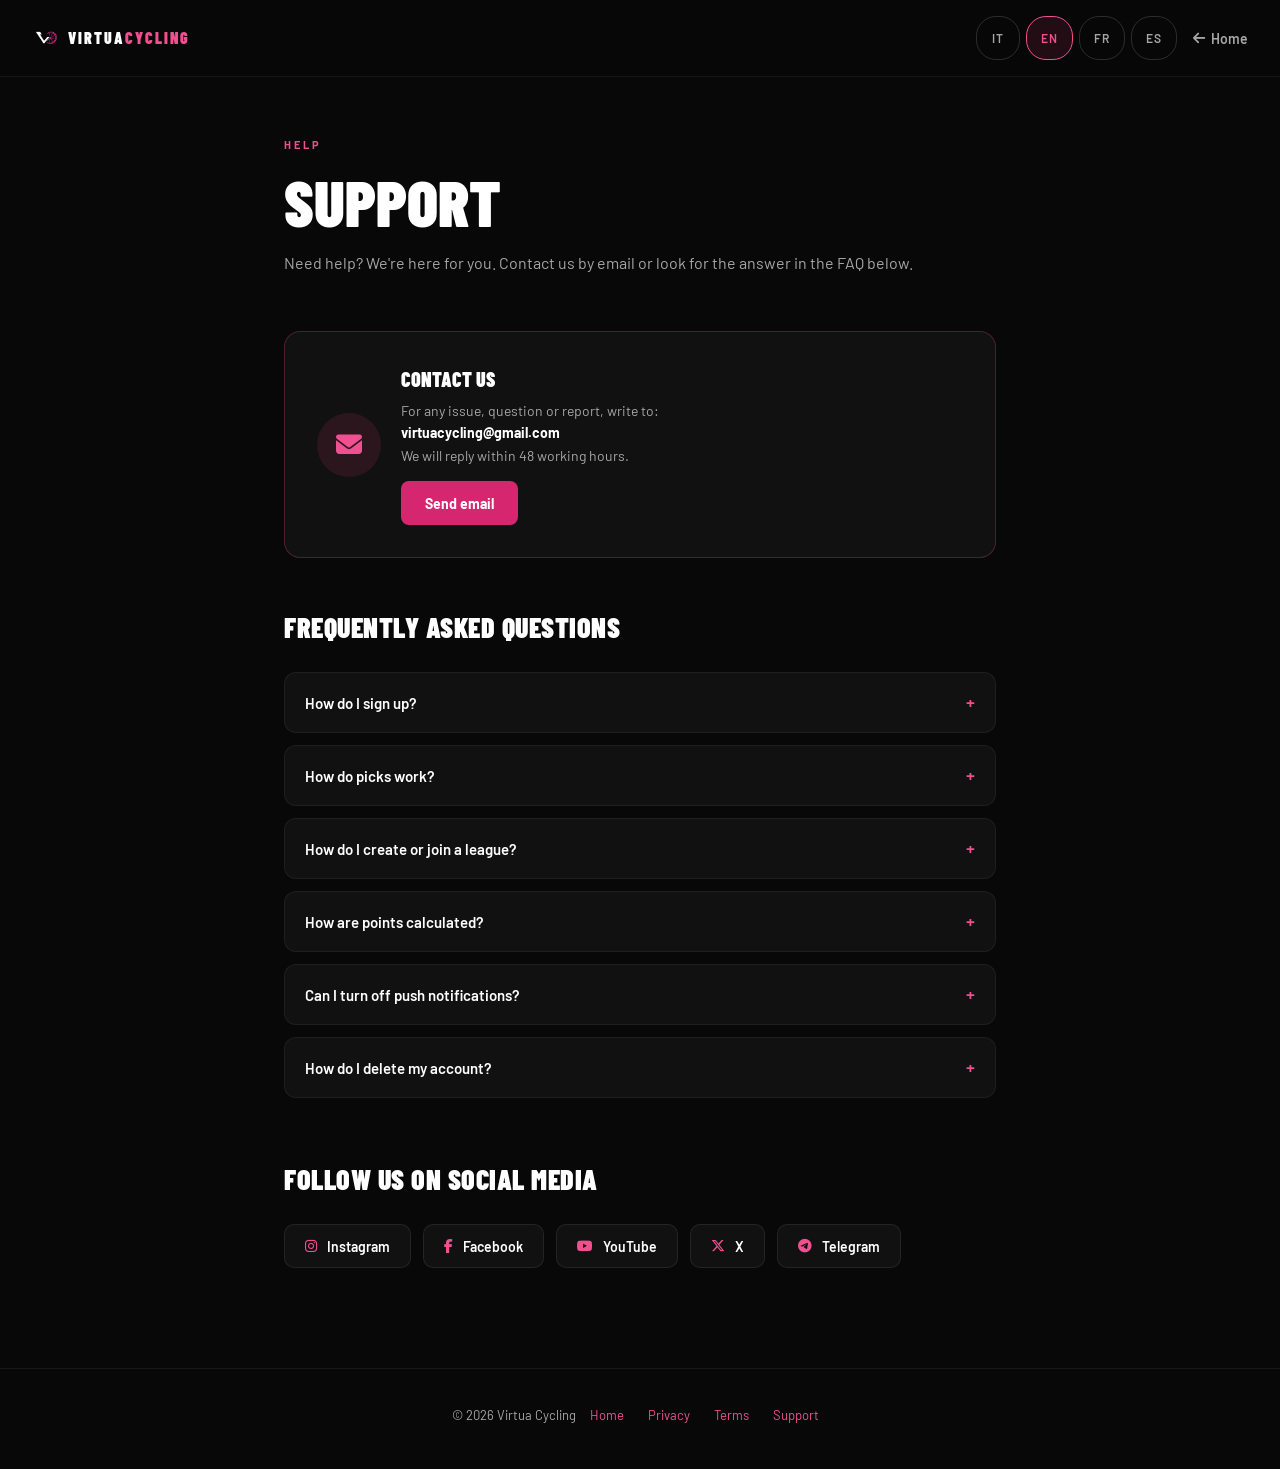
<file: support.html>
<!DOCTYPE html>
<html lang="it">
<head>
<meta charset="UTF-8">
<meta name="viewport" content="width=device-width, initial-scale=1.0">
<title>Supporto — Virtua Cycling</title>
<meta name="description" content="Assistenza e domande frequenti su Virtua Cycling: registrazione, pick, leghe, punteggi, notifiche e cancellazione account.">
<meta name="theme-color" content="#080808">
<meta name="color-scheme" content="dark">
<link rel="canonical" href="https://www.virtuacycling.com/support.html">
<link rel="icon" type="image/png" href="icon-192.png">
<link rel="apple-touch-icon" href="icon-192.png">
<script>
/* Lingua iniziale prima del primo paint: scelta salvata > lingua del browser > IT */
(function () {
  var d = document.documentElement, L = ['it', 'en', 'fr', 'es'], l
  try { l = localStorage.getItem('vc-lang') } catch (e) {}
  if (L.indexOf(l) < 0) l = (navigator.language || 'it').slice(0, 2)
  if (L.indexOf(l) < 0) l = 'it'
  d.lang = l
  d.classList.add('js')
})()
</script>
<link rel="preconnect" href="https://fonts.googleapis.com">
<link rel="preconnect" href="https://fonts.gstatic.com" crossorigin>
<link href="https://fonts.googleapis.com/css2?family=Barlow+Condensed:wght@400;700;900&family=Barlow:wght@400;500;600;700&display=swap" rel="stylesheet">
<link rel="stylesheet" href="https://cdnjs.cloudflare.com/ajax/libs/font-awesome/6.5.0/css/all.min.css">
<link rel="stylesheet" href="theme.css">
<link rel="stylesheet" href="site.css">
</head>
<body class="doc-page">
<a href="#main" class="skip-link"><span data-lang="it">Vai al contenuto</span><span data-lang="en">Skip to content</span><span data-lang="fr">Aller au contenu</span><span data-lang="es">Saltar al contenido</span></a>
<nav class="site-nav" aria-label="Principale">
  <a href="index.html" class="nav-logo">
    <img src="icon-192.png" width="28" height="28" alt="">
    <span class="nav-logo-text">Virtua<wbr><span>Cycling</span></span>
  </a>
  <div class="nav-right">
      <div class="nav-lang" role="group" aria-label="Lingua / Language">
        <button type="button" class="lang-btn active" data-set-lang="it" aria-pressed="true" lang="it" aria-label="Italiano">IT</button>
        <button type="button" class="lang-btn" data-set-lang="en" aria-pressed="false" lang="en" aria-label="English">EN</button>
        <button type="button" class="lang-btn" data-set-lang="fr" aria-pressed="false" lang="fr" aria-label="Français">FR</button>
        <button type="button" class="lang-btn" data-set-lang="es" aria-pressed="false" lang="es" aria-label="Español">ES</button>
      </div>
      <a href="index.html" class="back-btn" aria-label="Home"><i class="fa-solid fa-arrow-left" aria-hidden="true"></i><span class="back-label">Home</span></a>
  </div>
</nav>
<main id="main" class="doc">
  <div class="page-tag"><span data-lang="it">Assistenza</span><span data-lang="en">Help</span><span data-lang="fr">Assistance</span><span data-lang="es">Asistencia</span></div>
  <h1><span data-lang="it">Supporto</span><span data-lang="en">Support</span><span data-lang="fr">Support</span><span data-lang="es">Soporte</span></h1>
  <p class="hero-text"><span data-lang="it">Hai bisogno di aiuto? Siamo qui per te. Contattaci via email o cerca la risposta nelle FAQ qui sotto.</span><span data-lang="en">Need help? We're here for you. Contact us by email or look for the answer in the FAQ below.</span><span data-lang="fr">Besoin d'aide ? Nous sommes là pour vous. Contactez-nous par e-mail ou cherchez la réponse dans la FAQ ci-dessous.</span><span data-lang="es">¿Necesitas ayuda? Estamos aquí para ti. Escríbenos por correo o busca la respuesta en las preguntas frecuentes de abajo.</span></p>

  <div class="contact-card">
    <div class="contact-icon"><i class="fa-solid fa-envelope" aria-hidden="true"></i></div>
    <div>
      <div class="contact-title"><span data-lang="it">Contattaci</span><span data-lang="en">Contact us</span><span data-lang="fr">Contactez-nous</span><span data-lang="es">Contáctanos</span></div>
      <div class="contact-text"><span data-lang="it">Per qualsiasi problema, domanda o segnalazione scrivi a:</span><span data-lang="en">For any issue, question or report, write to:</span><span data-lang="fr">Pour tout problème, question ou signalement, écrivez à :</span><span data-lang="es">Para cualquier problema, duda o aviso escribe a:</span><br><strong>virtuacycling@gmail.com</strong><br><span data-lang="it">Risponderemo entro 48 ore lavorative.</span><span data-lang="en">We will reply within 48 working hours.</span><span data-lang="fr">Nous répondrons sous 48 heures ouvrées.</span><span data-lang="es">Responderemos en un plazo de 48 horas laborables.</span></div>
      <a href="mailto:virtuacycling@gmail.com" class="contact-btn"><span data-lang="it">Invia email</span><span data-lang="en">Send email</span><span data-lang="fr">Envoyer un e-mail</span><span data-lang="es">Enviar correo</span></a>
    </div>
  </div>

  <h2 class="block-title"><span data-lang="it">Domande Frequenti</span><span data-lang="en">Frequently Asked Questions</span><span data-lang="fr">Questions fréquentes</span><span data-lang="es">Preguntas frecuentes</span></h2>
  <div class="faq">
    <div class="faq-item">
      <div role="heading" aria-level="3">
        <button type="button" class="faq-q" id="faq-q1" aria-expanded="false" aria-controls="faq-a1">
          <span><span data-lang="it">Come faccio a registrarmi?</span><span data-lang="en">How do I sign up?</span><span data-lang="fr">Comment m'inscrire ?</span><span data-lang="es">¿Cómo me registro?</span></span><span class="arrow" aria-hidden="true">+</span>
        </button>
      </div>
      <div class="faq-a" id="faq-a1" role="region" aria-labelledby="faq-q1"><div><span data-lang="it">Puoi registrarti con email e password oppure usando il tuo account Google. La registrazione è gratuita e richiede pochi secondi. Scarica l'app dall'App Store o dal Play Store, oppure accedi dalla versione browser su app.virtuacycling.com.</span><span data-lang="en">You can sign up with email and password or with your Google account. Registration is free and takes a few seconds. Download the app from the App Store or Google Play, or use the browser version at app.virtuacycling.com.</span><span data-lang="fr">Vous pouvez vous inscrire avec votre e-mail et un mot de passe ou avec votre compte Google. L'inscription est gratuite et ne prend que quelques secondes. Téléchargez l'application sur l'App Store ou Google Play, ou utilisez la version navigateur sur app.virtuacycling.com.</span><span data-lang="es">Puedes registrarte con correo y contraseña o con tu cuenta de Google. El registro es gratuito y solo lleva unos segundos. Descarga la app desde la App Store o Google Play, o usa la versión web en app.virtuacycling.com.</span></div></div>
    </div>
    <div class="faq-item">
      <div role="heading" aria-level="3">
        <button type="button" class="faq-q" id="faq-q2" aria-expanded="false" aria-controls="faq-a2">
          <span><span data-lang="it">Come funzionano le pick?</span><span data-lang="en">How do picks work?</span><span data-lang="fr">Comment fonctionnent les picks ?</span><span data-lang="es">¿Cómo funcionan los picks?</span></span><span class="arrow" aria-hidden="true">+</span>
        </button>
      </div>
      <div class="faq-a" id="faq-a2" role="region" aria-labelledby="faq-q2"><div><span data-lang="it">Prima di ogni tappa puoi scegliere 1, 2 o 3 corridori dalla start list ufficiale. I pick si chiudono all'orario di partenza della tappa. I punti vengono assegnati in base al risultato reale del corridore scelto.</span><span data-lang="en">Before each stage you can choose 1, 2 or 3 riders from the official start list. Picks close at the stage start time. Points are awarded based on the actual result of the rider you chose.</span><span data-lang="fr">Avant chaque étape, vous pouvez choisir 1, 2 ou 3 coureurs sur la liste de départ officielle. Les picks se ferment à l'heure de départ de l'étape. Les points sont attribués selon le résultat réel du coureur choisi.</span><span data-lang="es">Antes de cada etapa puedes elegir 1, 2 o 3 corredores de la lista de salida oficial. Los picks se cierran a la hora de salida de la etapa. Los puntos se otorgan según el resultado real del corredor elegido.</span></div></div>
    </div>
    <div class="faq-item">
      <div role="heading" aria-level="3">
        <button type="button" class="faq-q" id="faq-q3" aria-expanded="false" aria-controls="faq-a3">
          <span><span data-lang="it">Come creo o entro in una lega?</span><span data-lang="en">How do I create or join a league?</span><span data-lang="fr">Comment créer ou rejoindre une ligue ?</span><span data-lang="es">¿Cómo creo una liga o me uno a una?</span></span><span class="arrow" aria-hidden="true">+</span>
        </button>
      </div>
      <div class="faq-a" id="faq-a3" role="region" aria-labelledby="faq-q3"><div><span data-lang="it">Dalla sezione Leghe puoi unirti alla lega generale Virtua Cycling oppure creare una lega privata e invitare i tuoi amici con un codice di invito.</span><span data-lang="en">From the Leagues section you can join the Virtua Cycling general league or create a private league and invite your friends with an invite code.</span><span data-lang="fr">Depuis la section Ligues, vous pouvez rejoindre la ligue générale Virtua Cycling ou créer une ligue privée et inviter vos amis avec un code d'invitation.</span><span data-lang="es">Desde la sección Ligas puedes unirte a la liga general de Virtua Cycling o crear una liga privada e invitar a tus amigos con un código de invitación.</span></div></div>
    </div>
    <div class="faq-item">
      <div role="heading" aria-level="3">
        <button type="button" class="faq-q" id="faq-q4" aria-expanded="false" aria-controls="faq-a4">
          <span><span data-lang="it">Come si calcolano i punti?</span><span data-lang="en">How are points calculated?</span><span data-lang="fr">Comment les points sont-ils calculés ?</span><span data-lang="es">¿Cómo se calculan los puntos?</span></span><span class="arrow" aria-hidden="true">+</span>
        </button>
      </div>
      <div class="faq-a" id="faq-a4" role="region" aria-labelledby="faq-q4"><div><span data-lang="it">I punti si basano sul distacco dal vincitore di tappa o sulla classifica generale, a seconda del tipo di classifica. Consulta il <a href="rules.html">regolamento completo</a> per tutti i dettagli.</span><span data-lang="en">Points are based on the gap to the stage winner or on the general classification, depending on the type of ranking. See the <a href="rules.html">full rules</a> for all the details.</span><span data-lang="fr">Les points sont basés sur l'écart avec le vainqueur de l'étape ou sur le classement général, selon le type de classement. Consultez le <a href="rules.html">règlement complet</a> pour tous les détails.</span><span data-lang="es">Los puntos se basan en la diferencia con el ganador de la etapa o en la clasificación general, según el tipo de clasificación. Consulta el <a href="rules.html">reglamento completo</a> para todos los detalles.</span></div></div>
    </div>
    <div class="faq-item">
      <div role="heading" aria-level="3">
        <button type="button" class="faq-q" id="faq-q5" aria-expanded="false" aria-controls="faq-a5">
          <span><span data-lang="it">Posso disattivare le notifiche push?</span><span data-lang="en">Can I turn off push notifications?</span><span data-lang="fr">Puis-je désactiver les notifications push ?</span><span data-lang="es">¿Puedo desactivar las notificaciones push?</span></span><span class="arrow" aria-hidden="true">+</span>
        </button>
      </div>
      <div class="faq-a" id="faq-a5" role="region" aria-labelledby="faq-q5"><div><span data-lang="it">Sì. Vai nel tuo profilo → Notifiche e puoi disattivare singolarmente le notifiche per risultati, startlist e promemoria pick. Puoi anche disattivarle tutte direttamente dalle impostazioni del tuo dispositivo.</span><span data-lang="en">Yes. Go to your profile → Notifications and you can switch off notifications individually for results, start lists and pick reminders. You can also turn them all off from your device settings.</span><span data-lang="fr">Oui. Allez dans votre profil → Notifications : vous pouvez désactiver séparément les notifications de résultats, de listes de départ et de rappels de picks. Vous pouvez aussi toutes les désactiver depuis les réglages de votre appareil.</span><span data-lang="es">Sí. Ve a tu perfil → Notificaciones y podrás desactivar por separado las notificaciones de resultados, listas de salida y recordatorios de picks. También puedes desactivarlas todas desde los ajustes de tu dispositivo.</span></div></div>
    </div>
    <div class="faq-item">
      <div role="heading" aria-level="3">
        <button type="button" class="faq-q" id="faq-q6" aria-expanded="false" aria-controls="faq-a6">
          <span><span data-lang="it">Come cancello il mio account?</span><span data-lang="en">How do I delete my account?</span><span data-lang="fr">Comment supprimer mon compte ?</span><span data-lang="es">¿Cómo elimino mi cuenta?</span></span><span class="arrow" aria-hidden="true">+</span>
        </button>
      </div>
      <div class="faq-a" id="faq-a6" role="region" aria-labelledby="faq-q6"><div><span data-lang="it">Scrivi a <a href="mailto:virtuacycling@gmail.com">virtuacycling@gmail.com</a> con oggetto "Cancellazione account" e il tuo nickname. Provvederemo alla cancellazione permanente di tutti i tuoi dati entro 48 ore.</span><span data-lang="en">Write to <a href="mailto:virtuacycling@gmail.com">virtuacycling@gmail.com</a> with the subject "Account deletion" and your nickname. We will permanently delete all your data within 48 hours.</span><span data-lang="fr">Écrivez à <a href="mailto:virtuacycling@gmail.com">virtuacycling@gmail.com</a> avec l'objet « Suppression de compte » et votre pseudo. Nous supprimerons définitivement toutes vos données sous 48 heures.</span><span data-lang="es">Escribe a <a href="mailto:virtuacycling@gmail.com">virtuacycling@gmail.com</a> con el asunto «Eliminación de cuenta» y tu apodo. Eliminaremos de forma permanente todos tus datos en un plazo de 48 horas.</span></div></div>
    </div>
  </div>

  <div class="social-section">
    <h2 class="block-title"><span data-lang="it">Seguici sui Social</span><span data-lang="en">Follow us on social media</span><span data-lang="fr">Suivez-nous sur les réseaux</span><span data-lang="es">Síguenos en redes sociales</span></h2>
    <div class="social-grid">
      <a href="https://www.instagram.com/virtuacycling/" class="social-link" target="_blank" rel="noopener"><i class="fab fa-instagram" aria-hidden="true"></i> Instagram</a>
      <a href="https://www.facebook.com/virtuacycling" class="social-link" target="_blank" rel="noopener"><i class="fab fa-facebook-f" aria-hidden="true"></i> Facebook</a>
      <a href="https://www.youtube.com/@virtuacycling1448" class="social-link" target="_blank" rel="noopener"><i class="fab fa-youtube" aria-hidden="true"></i> YouTube</a>
      <a href="https://x.com/VirtuaCycling" class="social-link" target="_blank" rel="noopener"><i class="fab fa-x-twitter" aria-hidden="true"></i> X</a>
      <a href="https://t.me/virtuacycling" class="social-link" target="_blank" rel="noopener"><i class="fab fa-telegram" aria-hidden="true"></i> Telegram</a>
    </div>
  </div>
</main>
<footer class="doc-footer">
  <div class="footer-copy"><span>© 2026 Virtua Cycling</span><a href="index.html">Home</a><a href="privacy.html">Privacy</a><a href="terms.html"><span data-lang="it">Termini</span><span data-lang="en">Terms</span><span data-lang="fr">CGU</span><span data-lang="es">Términos</span></a><a href="support.html"><span data-lang="it">Supporto</span><span data-lang="en">Support</span><span data-lang="fr">Support</span><span data-lang="es">Soporte</span></a></div>
</footer>

<script src="site.js" defer></script>
</body>
</html>
</file>
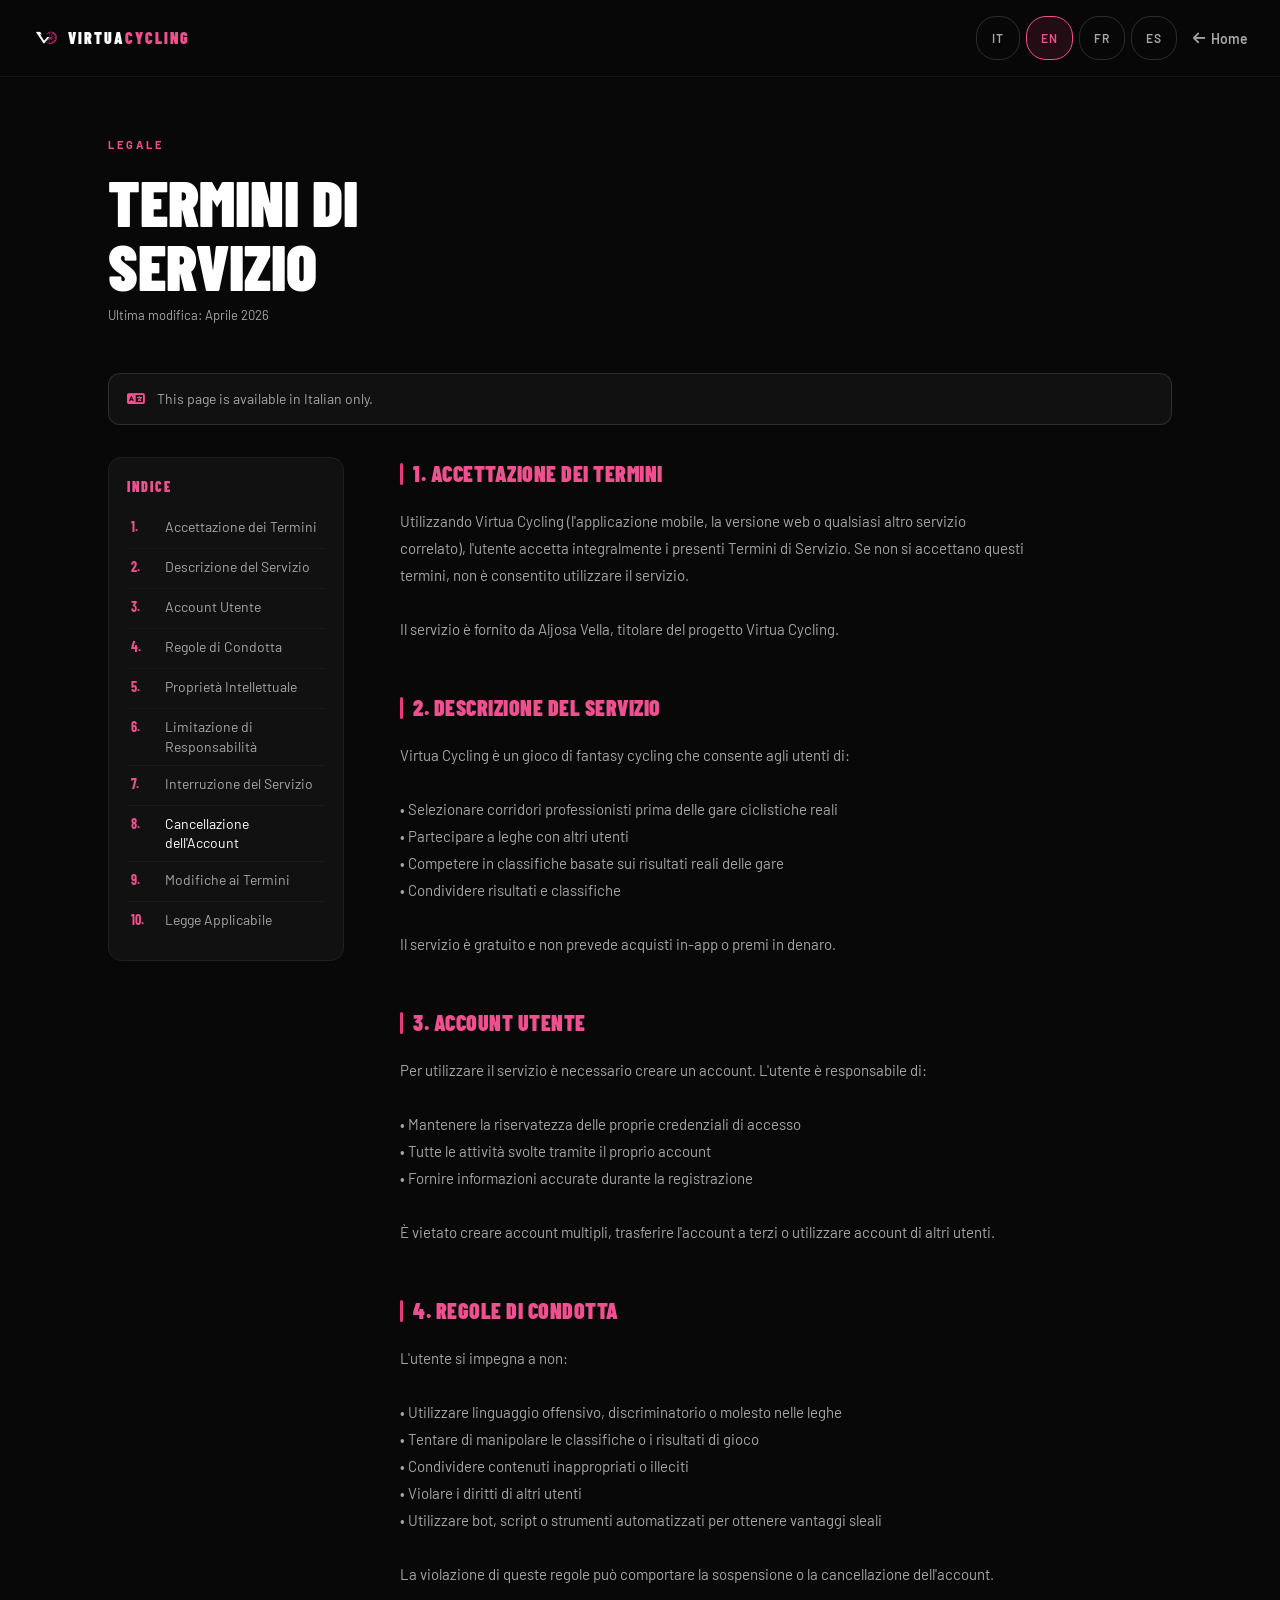
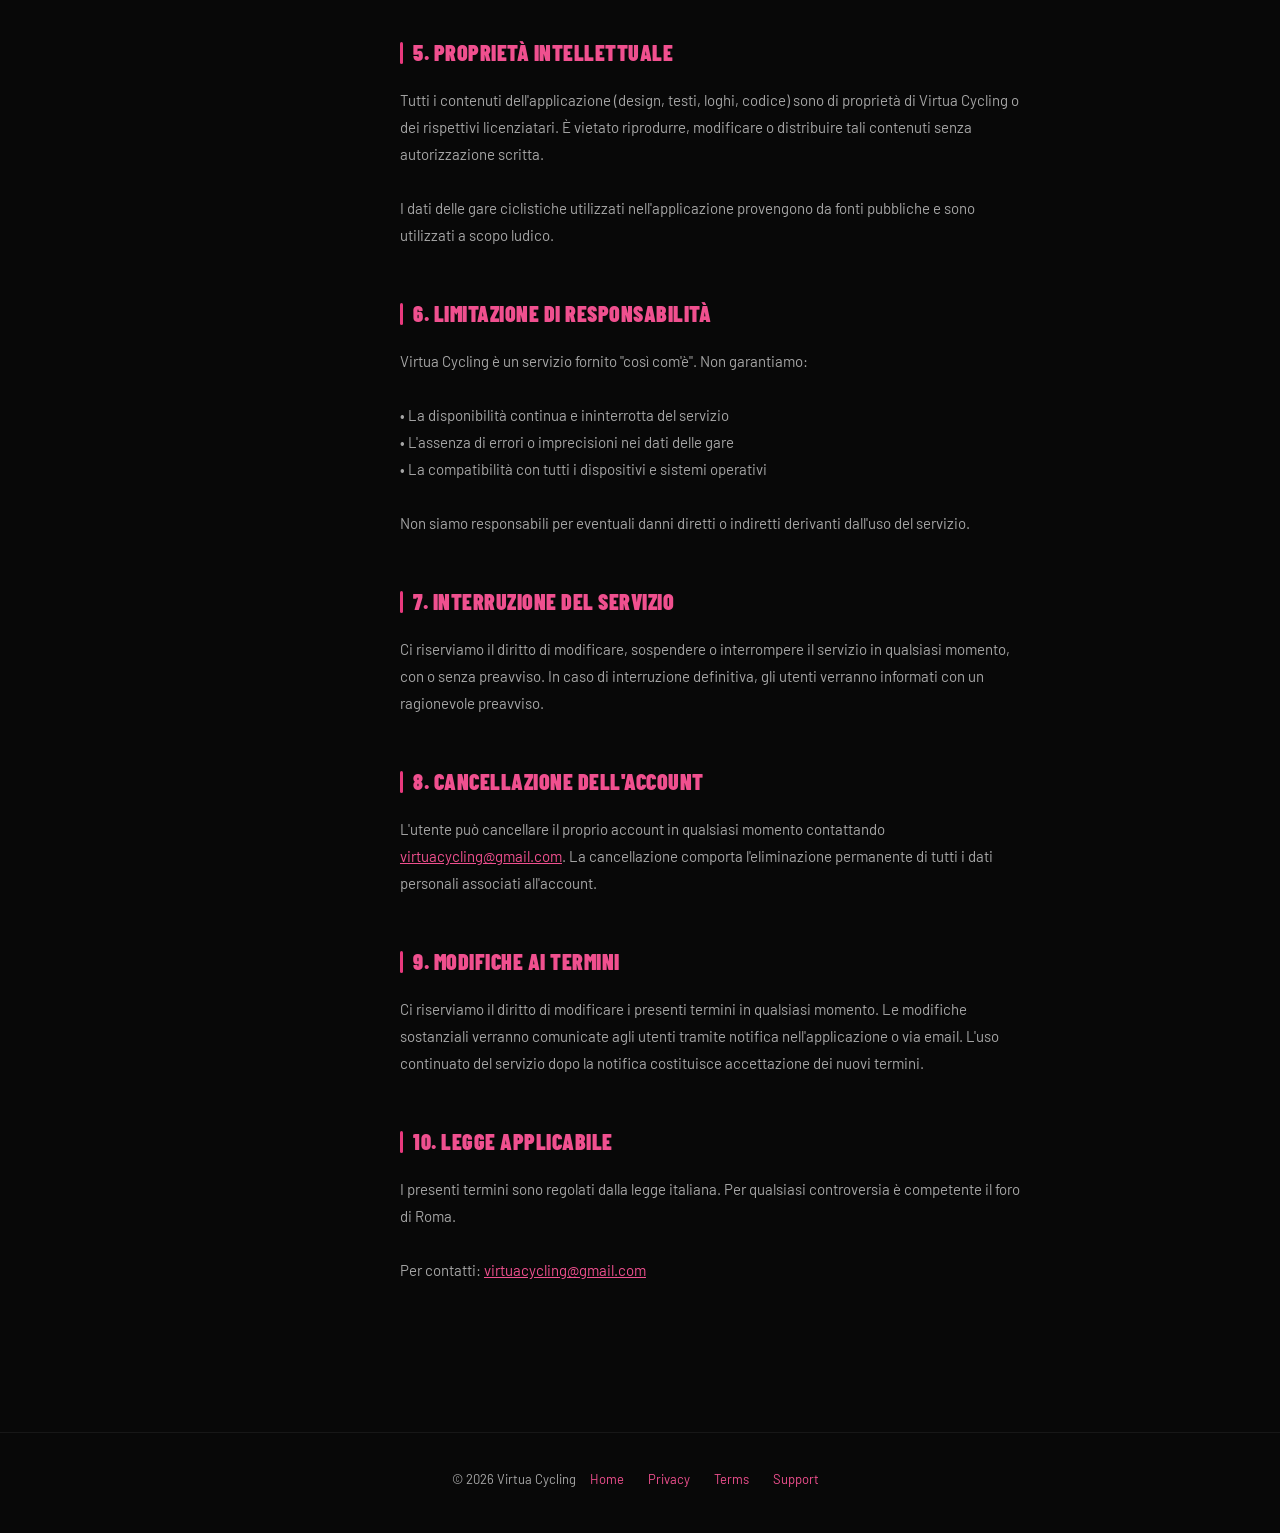
<file: terms.html>
<!DOCTYPE html>
<html lang="it">
<head>
<meta charset="UTF-8">
<meta name="viewport" content="width=device-width, initial-scale=1.0">
<title>Termini di Servizio — Virtua Cycling</title>
<meta name="description" content="Termini di servizio di Virtua Cycling: uso del servizio, account, regole di condotta e responsabilità.">
<meta name="theme-color" content="#080808">
<meta name="color-scheme" content="dark">
<link rel="canonical" href="https://www.virtuacycling.com/terms.html">
<link rel="icon" type="image/png" href="icon-192.png">
<link rel="apple-touch-icon" href="icon-192.png">
<script>
/* Lingua iniziale prima del primo paint: scelta salvata > lingua del browser > IT */
(function () {
  var d = document.documentElement, L = ['it', 'en', 'fr', 'es'], l
  try { l = localStorage.getItem('vc-lang') } catch (e) {}
  if (L.indexOf(l) < 0) l = (navigator.language || 'it').slice(0, 2)
  if (L.indexOf(l) < 0) l = 'it'
  d.lang = l
  d.classList.add('js')
})()
</script>
<link rel="preconnect" href="https://fonts.googleapis.com">
<link rel="preconnect" href="https://fonts.gstatic.com" crossorigin>
<link href="https://fonts.googleapis.com/css2?family=Barlow+Condensed:wght@400;700;900&family=Barlow:wght@400;500;600;700&display=swap" rel="stylesheet">
<link rel="stylesheet" href="https://cdnjs.cloudflare.com/ajax/libs/font-awesome/6.5.0/css/all.min.css">
<link rel="stylesheet" href="theme.css">
<link rel="stylesheet" href="site.css">
</head>
<body class="doc-page">
<a href="#main" class="skip-link"><span data-lang="it">Vai al contenuto</span><span data-lang="en">Skip to content</span><span data-lang="fr">Aller au contenu</span><span data-lang="es">Saltar al contenido</span></a>
<nav class="site-nav" aria-label="Principale">
  <a href="index.html" class="nav-logo">
    <img src="icon-192.png" width="28" height="28" alt="">
    <span class="nav-logo-text">Virtua<wbr><span>Cycling</span></span>
  </a>
  <div class="nav-right">
      <div class="nav-lang" role="group" aria-label="Lingua / Language">
        <button type="button" class="lang-btn active" data-set-lang="it" aria-pressed="true" lang="it" aria-label="Italiano">IT</button>
        <button type="button" class="lang-btn" data-set-lang="en" aria-pressed="false" lang="en" aria-label="English">EN</button>
        <button type="button" class="lang-btn" data-set-lang="fr" aria-pressed="false" lang="fr" aria-label="Français">FR</button>
        <button type="button" class="lang-btn" data-set-lang="es" aria-pressed="false" lang="es" aria-label="Español">ES</button>
      </div>
      <a href="index.html" class="back-btn" aria-label="Home"><i class="fa-solid fa-arrow-left" aria-hidden="true"></i><span class="back-label">Home</span></a>
  </div>
</nav>
<main id="main" class="doc has-side" lang="it">
  <div class="page-tag">Legale</div>
  <h1>Termini di<br>Servizio</h1>
  <div class="page-date">Ultima modifica: Aprile 2026</div>

  <div class="doc-notice" role="note"><i class="fa-solid fa-language" aria-hidden="true"></i><div><span data-lang="en" lang="en">This page is available in Italian only.</span><span data-lang="fr" lang="fr">Cette page n'est disponible qu'en italien.</span><span data-lang="es" lang="es">Esta página solo está disponible en italiano.</span></div></div>

<div class="doc-layout">
<nav class="toc" id="toc" aria-labelledby="toc-title">
    <div class="toc-title" id="toc-title">Indice</div>
    <a href="#accettazione-dei-termini"><span class="n">1.</span> Accettazione dei Termini</a>
    <a href="#descrizione-del-servizio"><span class="n">2.</span> Descrizione del Servizio</a>
    <a href="#account-utente"><span class="n">3.</span> Account Utente</a>
    <a href="#regole-di-condotta"><span class="n">4.</span> Regole di Condotta</a>
    <a href="#proprieta-intellettuale"><span class="n">5.</span> Proprietà Intellettuale</a>
    <a href="#limitazione-di-responsabilita"><span class="n">6.</span> Limitazione di Responsabilità</a>
    <a href="#interruzione-del-servizio"><span class="n">7.</span> Interruzione del Servizio</a>
    <a href="#cancellazione-dell-account"><span class="n">8.</span> Cancellazione dell'Account</a>
    <a href="#modifiche-ai-termini"><span class="n">9.</span> Modifiche ai Termini</a>
    <a href="#legge-applicabile"><span class="n">10.</span> Legge Applicabile</a>
  </nav>
<div class="doc-body">

  <div class="section" id="accettazione-dei-termini">
    <div class="section-header"><div class="section-bar"></div><h2>1. Accettazione dei Termini</h2></div>
    <div class="section-content">Utilizzando Virtua Cycling (l'applicazione mobile, la versione web o qualsiasi altro servizio correlato), l'utente accetta integralmente i presenti Termini di Servizio. Se non si accettano questi termini, non è consentito utilizzare il servizio.

Il servizio è fornito da Aljosa Vella, titolare del progetto Virtua Cycling.</div>
  </div>

  <div class="section" id="descrizione-del-servizio">
    <div class="section-header"><div class="section-bar"></div><h2>2. Descrizione del Servizio</h2></div>
    <div class="section-content">Virtua Cycling è un gioco di fantasy cycling che consente agli utenti di:

• Selezionare corridori professionisti prima delle gare ciclistiche reali
• Partecipare a leghe con altri utenti
• Competere in classifiche basate sui risultati reali delle gare
• Condividere risultati e classifiche

Il servizio è gratuito e non prevede acquisti in-app o premi in denaro.</div>
  </div>

  <div class="section" id="account-utente">
    <div class="section-header"><div class="section-bar"></div><h2>3. Account Utente</h2></div>
    <div class="section-content">Per utilizzare il servizio è necessario creare un account. L'utente è responsabile di:

• Mantenere la riservatezza delle proprie credenziali di accesso
• Tutte le attività svolte tramite il proprio account
• Fornire informazioni accurate durante la registrazione

È vietato creare account multipli, trasferire l'account a terzi o utilizzare account di altri utenti.</div>
  </div>

  <div class="section" id="regole-di-condotta">
    <div class="section-header"><div class="section-bar"></div><h2>4. Regole di Condotta</h2></div>
    <div class="section-content">L'utente si impegna a non:

• Utilizzare linguaggio offensivo, discriminatorio o molesto nelle leghe
• Tentare di manipolare le classifiche o i risultati di gioco
• Condividere contenuti inappropriati o illeciti
• Violare i diritti di altri utenti
• Utilizzare bot, script o strumenti automatizzati per ottenere vantaggi sleali

La violazione di queste regole può comportare la sospensione o la cancellazione dell'account.</div>
  </div>

  <div class="section" id="proprieta-intellettuale">
    <div class="section-header"><div class="section-bar"></div><h2>5. Proprietà Intellettuale</h2></div>
    <div class="section-content">Tutti i contenuti dell'applicazione (design, testi, loghi, codice) sono di proprietà di Virtua Cycling o dei rispettivi licenziatari. È vietato riprodurre, modificare o distribuire tali contenuti senza autorizzazione scritta.

I dati delle gare ciclistiche utilizzati nell'applicazione provengono da fonti pubbliche e sono utilizzati a scopo ludico.</div>
  </div>

  <div class="section" id="limitazione-di-responsabilita">
    <div class="section-header"><div class="section-bar"></div><h2>6. Limitazione di Responsabilità</h2></div>
    <div class="section-content">Virtua Cycling è un servizio fornito "così com'è". Non garantiamo:

• La disponibilità continua e ininterrotta del servizio
• L'assenza di errori o imprecisioni nei dati delle gare
• La compatibilità con tutti i dispositivi e sistemi operativi

Non siamo responsabili per eventuali danni diretti o indiretti derivanti dall'uso del servizio.</div>
  </div>

  <div class="section" id="interruzione-del-servizio">
    <div class="section-header"><div class="section-bar"></div><h2>7. Interruzione del Servizio</h2></div>
    <div class="section-content">Ci riserviamo il diritto di modificare, sospendere o interrompere il servizio in qualsiasi momento, con o senza preavviso. In caso di interruzione definitiva, gli utenti verranno informati con un ragionevole preavviso.</div>
  </div>

  <div class="section" id="cancellazione-dell-account">
    <div class="section-header"><div class="section-bar"></div><h2>8. Cancellazione dell'Account</h2></div>
    <div class="section-content">L'utente può cancellare il proprio account in qualsiasi momento contattando <a href="mailto:virtuacycling@gmail.com">virtuacycling@gmail.com</a>. La cancellazione comporta l'eliminazione permanente di tutti i dati personali associati all'account.</div>
  </div>

  <div class="section" id="modifiche-ai-termini">
    <div class="section-header"><div class="section-bar"></div><h2>9. Modifiche ai Termini</h2></div>
    <div class="section-content">Ci riserviamo il diritto di modificare i presenti termini in qualsiasi momento. Le modifiche sostanziali verranno comunicate agli utenti tramite notifica nell'applicazione o via email. L'uso continuato del servizio dopo la notifica costituisce accettazione dei nuovi termini.</div>
  </div>

  <div class="section" id="legge-applicabile">
    <div class="section-header"><div class="section-bar"></div><h2>10. Legge Applicabile</h2></div>
    <div class="section-content">I presenti termini sono regolati dalla legge italiana. Per qualsiasi controversia è competente il foro di Roma.

Per contatti: <a href="mailto:virtuacycling@gmail.com">virtuacycling@gmail.com</a></div>
  </div>
</div>
</div>
</main>
<a href="#toc" class="toc-fab" id="tocFab"><i class="fa-solid fa-list-ul" aria-hidden="true"></i><span class="sr-only"><span data-lang="it">Torna all'indice</span><span data-lang="en">Back to contents</span><span data-lang="fr">Retour au sommaire</span><span data-lang="es">Volver al índice</span></span></a>
<footer class="doc-footer">
  <div class="footer-copy"><span>© 2026 Virtua Cycling</span><a href="index.html">Home</a><a href="privacy.html">Privacy</a><a href="terms.html"><span data-lang="it">Termini</span><span data-lang="en">Terms</span><span data-lang="fr">CGU</span><span data-lang="es">Términos</span></a><a href="support.html"><span data-lang="it">Supporto</span><span data-lang="en">Support</span><span data-lang="fr">Support</span><span data-lang="es">Soporte</span></a></div>
</footer>

<script src="site.js" defer></script>
</body>
</html>
</file>
<file: theme.css>
/* ─────────────────────────────────────────────────────────────────
   theme.css — Design token della famiglia Virtua (Cycling)

   Neutri, tipografia, raggi e motion sono IDENTICI a Virtua Basket:
   è ciò che rende i due siti riconoscibilmente "della stessa famiglia".
   Cambia solo l'accento, che qui segue il calendario delle corse.

   Come cambiare palette:
   lascia SCOMMENTATO un solo blocco PALETTE e commenta gli altri.
   Ogni palette definisce 5 valori (vedi sotto); tutto il resto
   (bagliori, bordi, tinte, hover) viene derivato in automatico,
   quindi non serve più toccare alcuna pagina.

     --accent-rgb   colore di brand come "R,G,B" (glow, bordi, tinte)
     --accent-text  accento per testi/icone su sfondo scuro (contrasto ≥ 4.5:1)
     --accent-fill  sfondo dei bottoni pieni (contrasto ≥ 4.5:1 con --on-accent)
     --accent-dk    stato hover dei bottoni pieni
     --on-accent    colore del testo sopra --accent-fill

   Ricorda di aggiornare anche icon.png e images/screen*.png dalle
   cartelle Icon/<tema> e images/<tema>, come già fai oggi.
   images/og-image.jpg (anteprima social) usa i colori del tema attivo:
   va rigenerata quando cambi palette.
   ───────────────────────────────────────────────────────────────── */

/* ══════════════════════════════════════════════════════════════════
   TOKEN CONDIVISI — non modificare per cambiare tema
   ══════════════════════════════════════════════════════════════════ */
:root {
  /* Neutri (uguali a Virtua Basket) */
  --black: #080808;
  --dark: #111111;
  --dark2: #1a1a1a;
  --gray: #A6A6A6;
  --light: #f5f5f5;
  --white: #ffffff;
  --line: rgba(255, 255, 255, 0.06);
  --line-strong: rgba(255, 255, 255, 0.12);

  /* Semantici */
  --success: #10B981;
  --danger: #ef4444;

  /* Tipografia */
  --font-display: 'Barlow Condensed', sans-serif;
  --font-body: 'Barlow', sans-serif;

  /* Raggi */
  --r-sm: 8px;
  --r-md: 12px;
  --r-lg: 16px;
  --r-xl: 20px;
  --r-pill: 999px;

  /* Motion */
  --ease: cubic-bezier(0.2, 0.8, 0.2, 1);
  --t-fast: 0.2s;
  --t-med: 0.3s;

  /* Layout */
  --container: 1100px;
  --nav-h: 80px;

  /* Derivati dall'accento */
  --accent: rgb(var(--accent-rgb));
  --accent-soft: rgba(var(--accent-rgb), 0.12);
  --accent-faint: rgba(var(--accent-rgb), 0.06);
  --accent-line: rgba(var(--accent-rgb), 0.3);
  --accent-glow: rgba(var(--accent-rgb), 0.15);
}

/* ══════════════════════════════════════════════════════════════════
   PALETTE 1 — ROSA (Giro d'Italia · default)
   ══════════════════════════════════════════════════════════════════ */
:root {
  --accent-rgb: 232, 57, 125;
  --accent-text: #F0508F;
  --accent-fill: #D6266F;
  --accent-dk: #B81F5C;
  --on-accent: #ffffff;
}

/* ══════════════════════════════════════════════════════════════════
   PALETTE 2 — GIALLO (Tour de France)
   Per attivarla: commenta il blocco ROSA sopra e scommenta questo.
   ══════════════════════════════════════════════════════════════════ */
/*
:root {
  --accent-rgb: 255, 215, 0;
  --accent-text: #FFD700;
  --accent-fill: #FFD700;
  --accent-dk: #E6C200;
  --on-accent: #080808;
}
*/

/* ══════════════════════════════════════════════════════════════════
   PALETTE 3 — ROSSA (Vuelta a España)
   Per attivarla: commenta il blocco ROSA sopra e scommenta questo.
   ══════════════════════════════════════════════════════════════════ */
/*
:root {
  --accent-rgb: 220, 38, 38;
  --accent-text: #F05252;
  --accent-fill: #DC2626;
  --accent-dk: #B91C1C;
  --on-accent: #ffffff;
}
*/
</file>
<file: site.css>
/* ─────────────────────────────────────────────────────────────────
   site.css — componenti condivisi da tutte le pagine di Virtua Cycling
   (stessa struttura e stessi nomi di classe di Virtua Basket).
   I colori vengono SOLO da theme.css: qui non ci sono valori del tema.
   ───────────────────────────────────────────────────────────────── */

/* ── Base ─────────────────────────────────────────────────────── */
*, *::before, *::after { box-sizing: border-box; }
* { margin: 0; padding: 0; }
html {
  scroll-behavior: smooth;
  scroll-padding-top: calc(var(--nav-h) + 8px);
  -webkit-text-size-adjust: 100%;
  color-scheme: dark;
}
body {
  background: var(--black); color: var(--white);
  font-family: var(--font-body); line-height: 1.5;
  overflow-x: hidden; -webkit-font-smoothing: antialiased;
}
img { max-width: 100%; height: auto; }
button { font: inherit; }

/* ── Lingua: mostra solo il blocco della lingua attiva ──────────
   <html lang> viene impostato prima del primo paint (vedi <head>),
   quindi nessun flash di contenuto nella lingua sbagliata. */
[data-lang] { display: none; }
html[lang="it"] [data-lang="it"],
html[lang="en"] [data-lang="en"],
html[lang="fr"] [data-lang="fr"],
html[lang="es"] [data-lang="es"] { display: revert; }

/* ── Accessibilità ────────────────────────────────────────────── */
.sr-only {
  position: absolute; width: 1px; height: 1px; margin: -1px; padding: 0;
  overflow: hidden; clip: rect(0, 0, 0, 0); white-space: nowrap; border: 0;
}
.skip-link {
  position: absolute; left: 12px; top: -80px; z-index: 1000;
  background: var(--accent-fill); color: var(--on-accent);
  padding: 12px 20px; border-radius: var(--r-md);
  font-weight: 700; font-size: 14px; text-decoration: none;
  transition: top var(--t-fast);
}
.skip-link:focus { top: 12px; }
a:focus-visible, button:focus-visible, [tabindex]:focus-visible {
  outline: 2px solid var(--accent-text); outline-offset: 3px; border-radius: 6px;
}
.lang-btn:focus-visible { outline-offset: 1px; }

/* ── Navigazione ──────────────────────────────────────────────── */
.site-nav {
  display: flex; align-items: center; justify-content: space-between;
  padding: 16px 32px; gap: 12px;
  background: rgba(8, 8, 8, 0.9);
  -webkit-backdrop-filter: blur(12px); backdrop-filter: blur(12px);
  border-bottom: 1px solid var(--line);
  position: sticky; top: 0; z-index: 100;
}
.site-nav.is-fixed { position: fixed; left: 0; right: 0; background: rgba(8, 8, 8, 0.85); }
.nav-logo { display: flex; align-items: center; gap: 8px; text-decoration: none; min-width: 0; }
.nav-logo img { border-radius: 6px; object-fit: contain; flex-shrink: 0; }
.nav-logo-text {
  font-family: var(--font-display); font-weight: 900; font-size: 16px;
  line-height: 0.95; letter-spacing: 2px; color: var(--white); text-transform: uppercase;
}
.nav-logo-text span { color: var(--accent-text); }
.is-fixed .nav-logo { gap: 6px; }
.is-fixed .nav-logo-text { font-size: 18px; letter-spacing: 1px; }
.nav-links { display: flex; align-items: center; gap: 24px; }
.nav-rules {
  display: flex; align-items: center; gap: 7px; min-height: 44px;
  color: var(--gray); text-decoration: none; font-size: 14px; font-weight: 600;
  transition: color var(--t-fast);
}
.nav-rules i { color: var(--accent-text); font-size: 13px; }
.nav-rules:hover { color: var(--white); }
.back-btn {
  display: inline-flex; align-items: center; gap: 6px; min-height: 44px;
  color: var(--gray); text-decoration: none; font-size: 14px; font-weight: 600;
  transition: color var(--t-fast);
}
.back-btn:hover { color: var(--white); }
.nav-lang { display: flex; gap: 6px; }
.lang-btn {
  background: none; border: 1px solid rgba(255, 255, 255, 0.15);
  color: var(--gray); padding: 4px 14px; border-radius: 20px;
  font-size: 12px; font-weight: 600; cursor: pointer; letter-spacing: 1px;
  min-height: 44px; min-width: 44px; touch-action: manipulation;
  display: inline-flex; align-items: center; justify-content: center;
  transition: all var(--t-fast);
}
.lang-btn:hover, .lang-btn.active {
  border-color: var(--accent-text); color: var(--accent-text); background: var(--accent-soft);
}
.nav-right { display: flex; align-items: center; gap: 16px; }

/* ── Bottoni ──────────────────────────────────────────────────── */
.btn-primary, .btn-secondary, .btn-ghost {
  display: inline-flex; align-items: center; justify-content: center; gap: 10px;
  min-height: 48px; padding: 14px 28px; border-radius: var(--r-md);
  text-decoration: none; font-size: 15px; cursor: pointer; touch-action: manipulation;
  transition: all var(--t-fast);
}
.btn-primary {
  background: var(--accent-fill); color: var(--on-accent);
  font-weight: 700; border: 2px solid var(--accent-fill);
}
.btn-primary:hover {
  background: var(--accent-dk); border-color: var(--accent-dk); transform: translateY(-2px);
  box-shadow: 0 8px 24px rgba(var(--accent-rgb), 0.4);
}
.btn-secondary {
  background: transparent; color: var(--white);
  font-weight: 600; border: 2px solid rgba(255, 255, 255, 0.2);
}
.btn-secondary:hover { border-color: rgba(255, 255, 255, 0.5); transform: translateY(-2px); }
.btn-ghost {
  background: var(--dark2); color: var(--gray);
  font-weight: 600; font-size: 14px; border: 2px solid rgba(255, 255, 255, 0.08);
}
.btn-ghost:hover { color: var(--white); border-color: rgba(255, 255, 255, 0.2); }
.btn-primary:active, .btn-secondary:active, .btn-ghost:active { transform: translateY(0) scale(0.98); }

/* ── Titoli di sezione ────────────────────────────────────────── */
.section-tag {
  font-size: 11px; font-weight: 700; letter-spacing: 3px; text-transform: uppercase;
  color: var(--accent-text); margin-bottom: 16px;
}
.section-title {
  font-family: var(--font-display); font-weight: 900; font-size: clamp(36px, 6vw, 60px);
  text-transform: uppercase; line-height: 1; margin-bottom: 16px; text-wrap: balance;
}
.section-title .hl, .hl { color: var(--accent-text); }
.section-sub { color: var(--gray); font-size: 16px; line-height: 1.6; max-width: 520px; margin-bottom: 60px; }

/* ── Footer ───────────────────────────────────────────────────── */
footer { background: var(--dark); border-top: 1px solid var(--line); padding: 60px 32px 40px; }
.footer-inner { max-width: var(--container); margin: 0 auto; }
.footer-top { display: flex; gap: 48px; flex-wrap: wrap; margin-bottom: 48px; }
.footer-brand { flex: 1; min-width: 220px; }
.footer-logo {
  display: flex; align-items: center; gap: 8px; margin-bottom: 12px;
  font-family: var(--font-display); font-weight: 900; font-size: 22px;
  text-transform: uppercase; letter-spacing: 2px;
}
.footer-logo-text span { color: var(--accent-text); }
.footer-logo img { border-radius: 8px; object-fit: contain; }
.footer-desc { color: var(--gray); font-size: 13px; line-height: 1.6; max-width: 260px; }
.footer-links h4 {
  font-family: var(--font-display); font-weight: 700; font-size: 13px; text-transform: uppercase;
  letter-spacing: 2px; color: var(--gray); margin-bottom: 8px;
}
.footer-links a {
  display: flex; align-items: center; min-height: 36px;
  color: var(--gray); text-decoration: none; font-size: 14px; transition: color var(--t-fast);
}
.footer-links a:hover { color: var(--white); }
.footer-social { display: flex; gap: 12px; margin-top: 20px; flex-wrap: wrap; }
.social-btn {
  width: 44px; height: 44px; border-radius: 50%;
  background: var(--dark2); border: 1px solid rgba(255, 255, 255, 0.08);
  display: flex; align-items: center; justify-content: center;
  text-decoration: none; font-size: 15px; color: var(--gray); transition: all var(--t-fast);
}
.social-btn:hover { border-color: var(--accent-text); background: var(--accent-soft); color: var(--white); }
.footer-bottom {
  border-top: 1px solid var(--line); padding-top: 24px;
  display: flex; align-items: center; justify-content: space-between; flex-wrap: wrap; gap: 12px;
}
.footer-copy { color: var(--gray); font-size: 13px; }
.footer-copy a { color: var(--accent-text); text-decoration: none; }
.footer-copy a:hover { text-decoration: underline; text-underline-offset: 3px; }
/* footer compatto delle pagine documento */
.doc-footer { background: none; padding: 24px 24px 32px; text-align: center; }
.doc-footer .footer-copy { display: flex; flex-wrap: wrap; justify-content: center; align-items: center; gap: 0 4px; }
.doc-footer .footer-copy a { display: inline-flex; align-items: center; min-height: 44px; padding: 0 10px; }

/* ── Pagine documento (regolamento, privacy, termini, supporto) ─ */
main.doc { max-width: 760px; margin: 0 auto; padding: 60px 24px 100px; }
main.doc.wide { max-width: 820px; }
.doc .page-tag {
  font-size: 11px; font-weight: 700; letter-spacing: 3px; text-transform: uppercase;
  color: var(--accent-text); margin-bottom: 16px;
}
.doc h1 {
  font-family: var(--font-display); font-weight: 900; font-size: clamp(36px, 7vw, 64px);
  text-transform: uppercase; line-height: 1; margin-bottom: 8px; text-wrap: balance;
}
.doc .page-date { color: var(--gray); font-size: 13px; margin-bottom: 48px; }
.doc .hero-text { color: var(--gray); font-size: 16px; line-height: 1.6; margin: 16px 0 56px; }

.toc {
  background: var(--dark); border: 1px solid var(--line);
  border-radius: 14px; padding: 24px 28px; margin-bottom: 56px;
}
.toc-title {
  font-family: var(--font-display); font-weight: 900; font-size: 14px; text-transform: uppercase;
  letter-spacing: 2px; color: var(--accent-text); margin-bottom: 12px;
}
.toc a {
  display: flex; align-items: baseline; gap: 8px; min-height: 44px; padding: 12px 4px;
  color: var(--gray); text-decoration: none; font-size: 14px; line-height: 1.4;
  border-bottom: 1px solid rgba(255, 255, 255, 0.04); transition: color var(--t-fast);
}
.toc a:last-child { border-bottom: none; }
.toc a:hover, .toc a.active { color: var(--white); }
.toc a span.n { color: var(--accent-text); font-family: var(--font-display); font-weight: 700; min-width: 26px; }

.doc .section { margin-bottom: 48px; scroll-margin-top: var(--nav-h); }
.section-header { display: flex; align-items: center; gap: 10px; margin-bottom: 18px; }
.section-bar { width: 3px; height: 22px; background: var(--accent); border-radius: 2px; flex-shrink: 0; }
.doc h2 {
  font-family: var(--font-display); font-weight: 900; font-size: 22px;
  text-transform: uppercase; letter-spacing: 0.5px; color: var(--accent-text);
}
.doc h3 {
  font-family: var(--font-display); font-weight: 700; font-size: 16px; text-transform: uppercase;
  letter-spacing: 1px; color: var(--white); margin: 24px 0 10px;
}
.doc p, .doc li { color: var(--gray); font-size: 15px; line-height: 1.8; margin-bottom: 10px; max-width: 78ch; }
.doc ul, .doc ol { padding-left: 20px; }
.doc li { margin-bottom: 6px; }
.doc strong { color: var(--white); }
.doc p a, .doc li a { color: var(--accent-text); }
.section-content { color: var(--gray); font-size: 15px; line-height: 1.8; white-space: pre-line; max-width: 78ch; }
.section-content a { color: var(--accent-text); }

.highlight {
  background: var(--dark); border-left: 3px solid var(--accent);
  padding: 16px 20px; border-radius: 0 10px 10px 0; margin: 16px 0;
}
.highlight p { margin-bottom: 0; }
.note {
  background: var(--accent-faint); border: 1px solid rgba(var(--accent-rgb), 0.2);
  border-radius: 10px; padding: 16px 20px; margin: 16px 0;
}
.note p { margin-bottom: 0; color: var(--white); font-size: 14px; }
.note strong { color: var(--accent-text); }
.note i, .highlight i { color: var(--accent-text); margin-right: 6px; }

.table-wrap { overflow-x: auto; margin: 16px 0; border-radius: 10px; border: 1px solid var(--line); }
table { width: 100%; border-collapse: collapse; }
th {
  background: var(--dark2); color: var(--accent-text); font-family: var(--font-display);
  font-weight: 700; font-size: 12px; text-transform: uppercase; letter-spacing: 1px;
  padding: 12px 16px; text-align: left;
}
td { padding: 11px 16px; border-top: 1px solid rgba(255, 255, 255, 0.05); color: var(--gray); font-size: 14px; }
tr:hover td { background: rgba(255, 255, 255, 0.02); }

/* tabella "punti esatti" delle corse di un giorno */
.punti-table th { text-align: center; border: 1px solid var(--line-strong); }
.punti-table td { text-align: center; border: 1px solid rgba(255, 255, 255, 0.05); font-weight: 500; min-width: 45px; font-variant-numeric: tabular-nums; }
.punti-table .diagonal { background: rgba(var(--accent-rgb), 0.25); color: var(--white); font-weight: 900; border: 1px solid var(--accent); }
.punti-table .label-cell { background: var(--dark2); font-family: var(--font-display); font-weight: 900; color: var(--white); text-align: center; }

/* FAQ (supporto) — altezza animata senza tetto massimo */
.faq { display: flex; flex-direction: column; gap: 12px; }
.faq-item { background: var(--dark); border: 1px solid var(--line); border-radius: var(--r-md); overflow: hidden; transition: border-color var(--t-fast); }
.faq-item.open { border-color: rgba(var(--accent-rgb), 0.25); }
.faq-q {
  width: 100%; min-height: 56px; padding: 16px 20px; text-align: left;
  display: flex; justify-content: space-between; align-items: center; gap: 16px;
  background: none; border: 0; color: var(--white); cursor: pointer;
  font-weight: 600; font-size: 15px; transition: background var(--t-fast);
}
.faq-q:hover { background: var(--dark2); }
.faq-q .arrow { color: var(--accent-text); font-size: 18px; flex-shrink: 0; transition: transform var(--t-fast); }
.faq-item.open .arrow { transform: rotate(45deg); }
.faq-a { display: grid; grid-template-rows: 0fr; transition: grid-template-rows var(--t-med) var(--ease); }
.faq-item.open .faq-a { grid-template-rows: 1fr; }
.faq-a > div {
  overflow: hidden; visibility: hidden; color: var(--gray); font-size: 14px; line-height: 1.7; padding: 0 20px;
  transition: visibility 0s var(--t-med);
}
.faq-item.open .faq-a > div { visibility: visible; padding-bottom: 18px; transition-delay: 0s; }
.faq-a a { color: var(--accent-text); }

.contact-card {
  background: var(--dark); border: 1px solid var(--accent-line); border-radius: var(--r-lg);
  padding: 32px; margin-bottom: 48px; display: flex; align-items: center; gap: 20px;
}
.contact-icon {
  width: 64px; height: 64px; border-radius: 50%; flex-shrink: 0;
  background: var(--accent-soft); color: var(--accent-text);
  display: flex; align-items: center; justify-content: center; font-size: 26px;
}
.contact-title { font-family: var(--font-display); font-weight: 900; font-size: 20px; text-transform: uppercase; margin-bottom: 6px; }
.contact-text { color: var(--gray); font-size: 14px; line-height: 1.6; }
.contact-text strong { color: var(--white); }
.contact-btn {
  display: inline-flex; align-items: center; min-height: 44px; margin-top: 14px;
  background: var(--accent-fill); color: var(--on-accent); padding: 10px 24px;
  border-radius: var(--r-sm); text-decoration: none; font-weight: 700; font-size: 14px;
  transition: all var(--t-fast);
}
.contact-btn:hover { background: var(--accent-dk); }
.doc h2.block-title { font-size: 28px; color: var(--white); margin-bottom: 24px; }
.social-section { margin-top: 60px; }
.social-grid { display: flex; gap: 12px; flex-wrap: wrap; margin-top: 20px; }
.social-link {
  display: flex; align-items: center; gap: 10px; min-height: 44px;
  background: var(--dark); border: 1px solid rgba(255, 255, 255, 0.08);
  padding: 10px 20px; border-radius: 10px; text-decoration: none;
  color: var(--white); font-size: 14px; font-weight: 600; transition: all var(--t-fast);
}
.social-link:hover { border-color: var(--accent-line); background: var(--dark2); }
.social-link i { color: var(--accent-text); }

/* pulsante "torna all'indice" */
.toc-fab {
  position: fixed; right: 20px; bottom: 24px; width: 48px; height: 48px; border-radius: 50%;
  background: var(--accent-fill); color: var(--on-accent);
  display: flex; align-items: center; justify-content: center;
  text-decoration: none; font-size: 18px; box-shadow: 0 4px 16px rgba(0, 0, 0, 0.4);
  opacity: 0; pointer-events: none; transform: translateY(12px);
  transition: opacity 0.25s, transform 0.25s; z-index: 20;
}
.toc-fab.visible { opacity: 1; pointer-events: auto; transform: translateY(0); }

/* Avviso "pagina solo in italiano" (visibile solo con lingua ≠ IT) */
.doc-notice {
  display: flex; gap: 12px; align-items: flex-start;
  background: var(--dark); border: 1px solid var(--line-strong); border-radius: var(--r-md);
  padding: 14px 18px; margin-bottom: 32px; color: var(--gray); font-size: 14px; line-height: 1.6;
}
.doc-notice i { color: var(--accent-text); margin-top: 4px; flex-shrink: 0; }
html[lang="it"] .doc-notice { display: none; }

/* CTA "Scarica" in nav (desktop) e barra fissa (mobile): compaiono dopo l'hero */
.nav-cta {
  display: none; min-height: 44px; padding: 8px 20px; font-size: 14px;
  visibility: hidden; opacity: 0; pointer-events: none; transform: translateY(-4px);
  transition: opacity var(--t-fast), transform var(--t-fast), visibility 0s var(--t-fast), background var(--t-fast), box-shadow var(--t-fast);
}
.nav-cta.is-visible { visibility: visible; opacity: 1; pointer-events: auto; transform: none; transition-delay: 0s; }
.sticky-cta {
  position: fixed; left: 0; right: 0; bottom: 0; z-index: 90;
  padding: 10px 16px calc(10px + env(safe-area-inset-bottom));
  background: rgba(8, 8, 8, 0.92); -webkit-backdrop-filter: blur(12px); backdrop-filter: blur(12px);
  border-top: 1px solid var(--line);
  transform: translateY(105%); visibility: hidden;
  transition: transform var(--t-med) var(--ease), visibility 0s var(--t-med);
}
.sticky-cta.is-visible { transform: none; visibility: visible; transition-delay: 0s; }
.sticky-cta .btn-primary { width: 100%; }

/* Indice laterale fisso (desktop): le pagine con .has-side hanno indice + contenuto affiancati */
@media (min-width: 1100px) {
  main.doc.has-side { max-width: 1112px; }
  .has-side .doc-layout { display: grid; grid-template-columns: 236px minmax(0, 1fr); gap: 56px; align-items: start; }
  .has-side .toc {
    position: sticky; top: calc(var(--nav-h) + 16px); margin-bottom: 0; padding: 18px 18px;
    max-height: calc(100vh - var(--nav-h) - 40px); overflow-y: auto;
  }
  .has-side .toc a { min-height: 40px; padding: 8px 4px; }
  .has-side .toc-fab { display: none; }
}

/* ── Responsive ───────────────────────────────────────────────── */
@media (min-width: 900px) {
  .nav-cta { display: inline-flex; }
  .sticky-cta { display: none; }
}
@media (max-width: 899px) {
  html { scroll-padding-bottom: 88px; }
  body.has-sticky footer { padding-bottom: calc(40px + 72px + env(safe-area-inset-bottom)); }
}
@media (max-width: 768px) {
  .site-nav { padding: 12px 20px; }
  footer { padding: 48px 20px 32px; }
  .footer-top { gap: 32px; }
  .contact-card { flex-direction: column; align-items: flex-start; padding: 24px; }
  main.doc { padding: 40px 20px 80px; }
  .toc { padding: 20px; }
}
@media (max-width: 560px) {
  .back-label { display: none; }
  .back-btn { min-width: 44px; justify-content: center; }
  .nav-right { gap: 8px; }
  .nav-links { gap: 12px; }
  .nav-lang { gap: 4px; }
  .lang-btn { padding: 4px 8px; min-width: 40px; }
  .nav-logo-text { font-size: 15px; letter-spacing: 1px; }
  .is-fixed .nav-logo-text { font-size: 16px; }
}
@media (max-width: 480px) {
  .nav-rules { display: none; }
}

/* ── Riduzione del movimento ──────────────────────────────────── */
@media (prefers-reduced-motion: reduce) {
  *, *::before, *::after {
    animation-duration: 0.001ms !important;
    animation-iteration-count: 1 !important;
    transition-duration: 0.001ms !important;
    scroll-behavior: auto !important;
  }
  html.js .reveal { opacity: 1 !important; }
  .phone-float { animation: none !important; }
}
</file>
